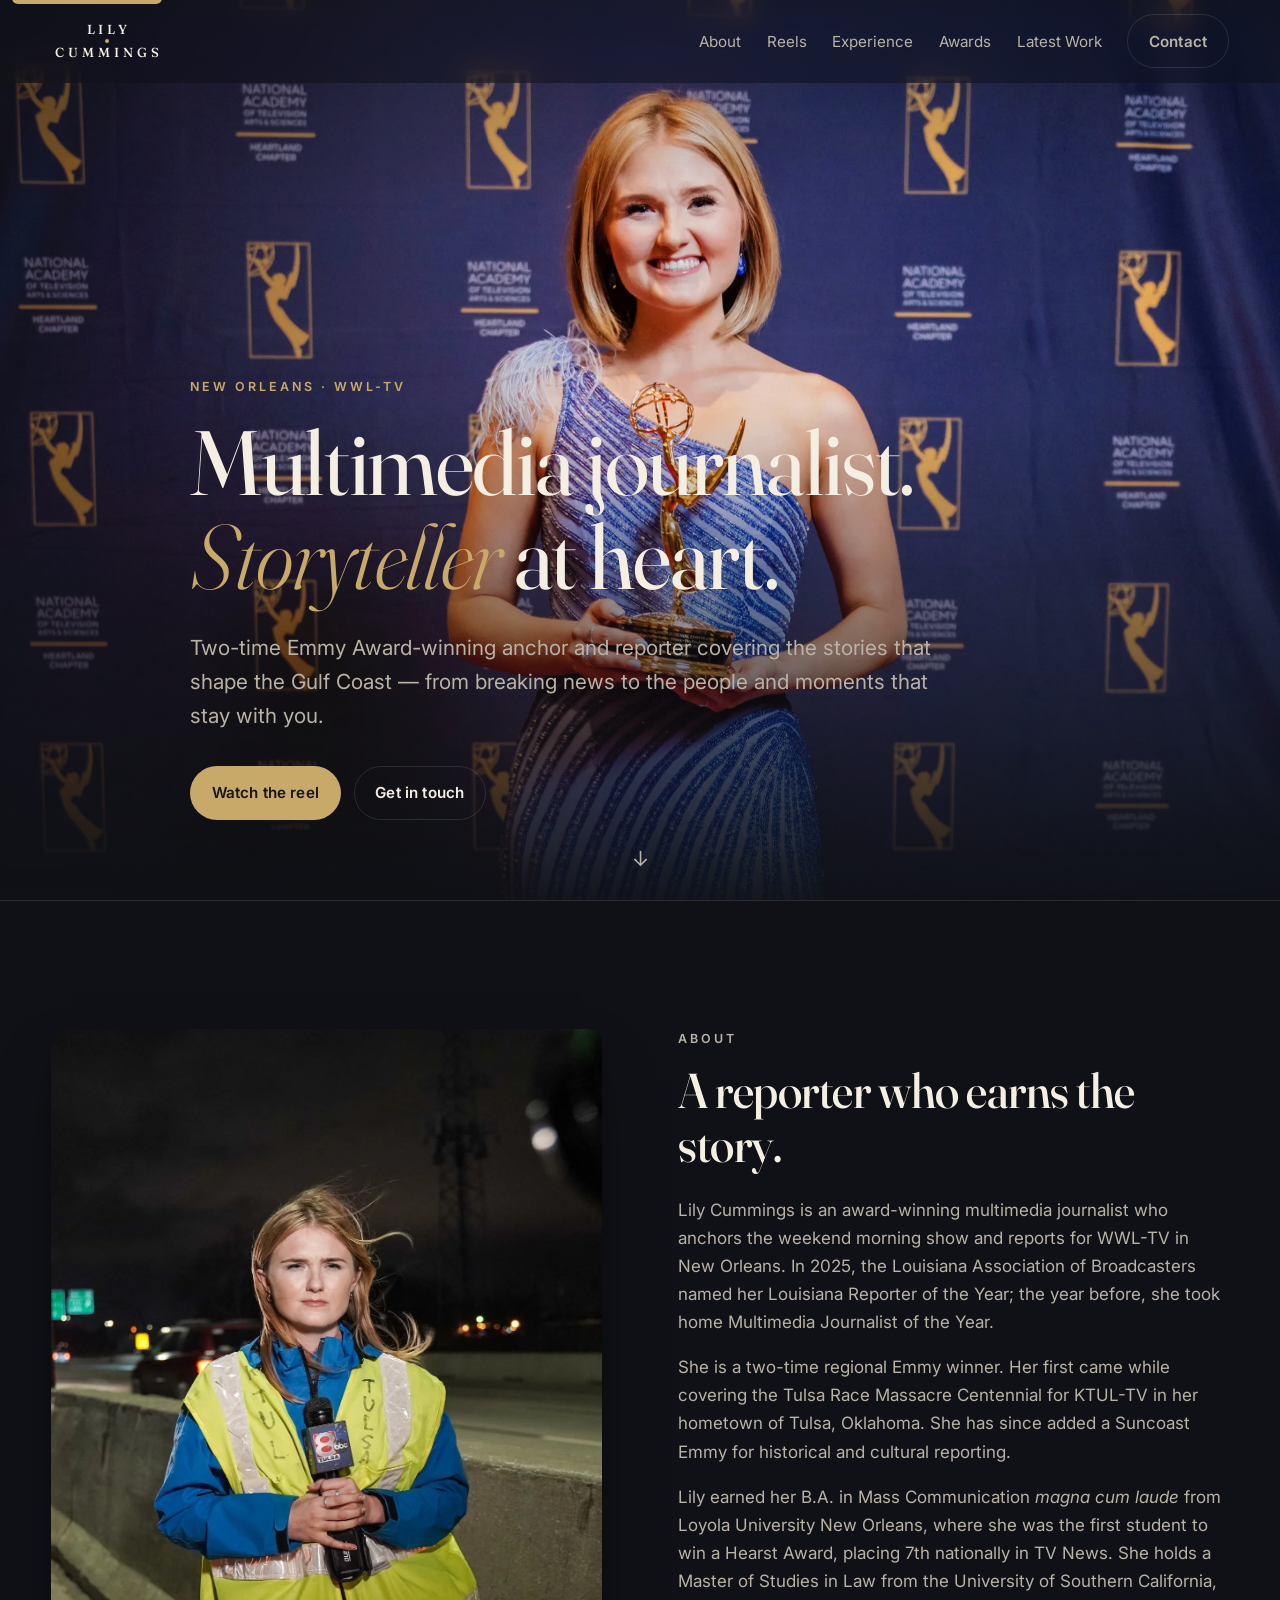
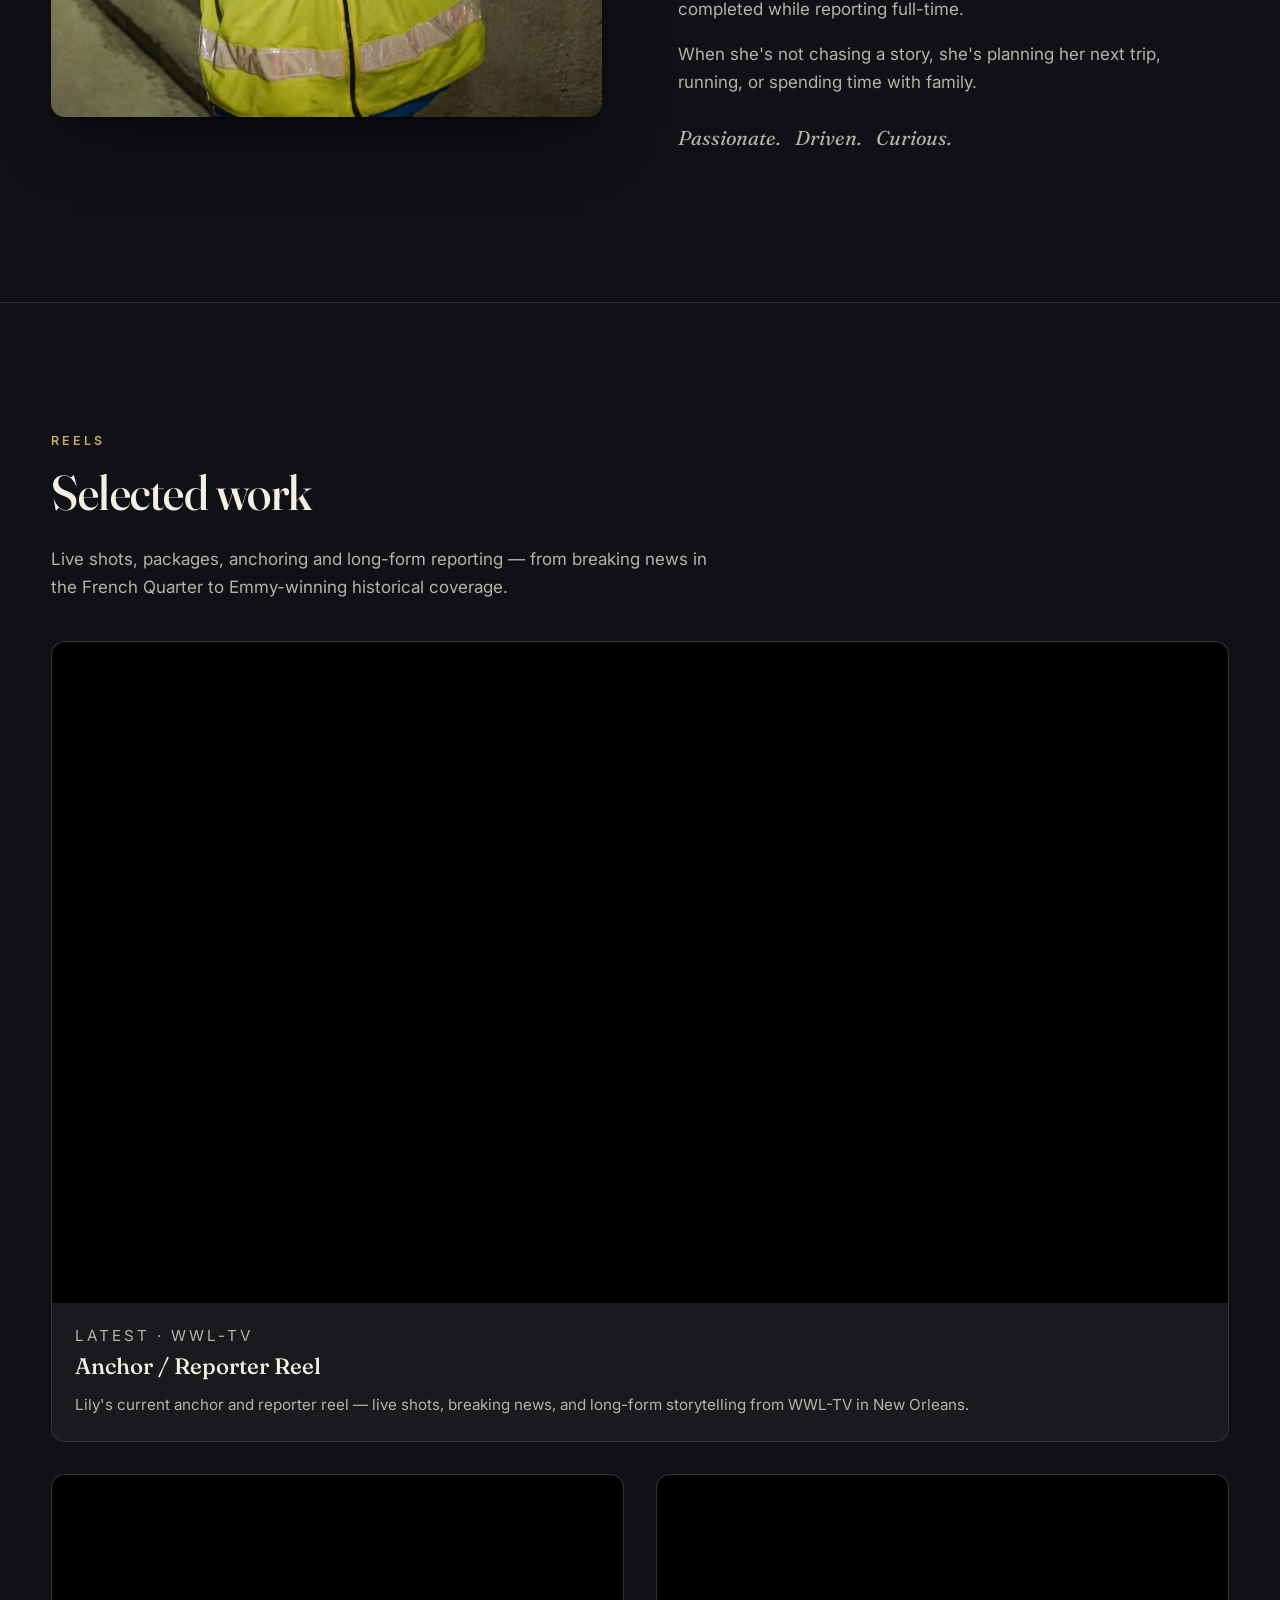
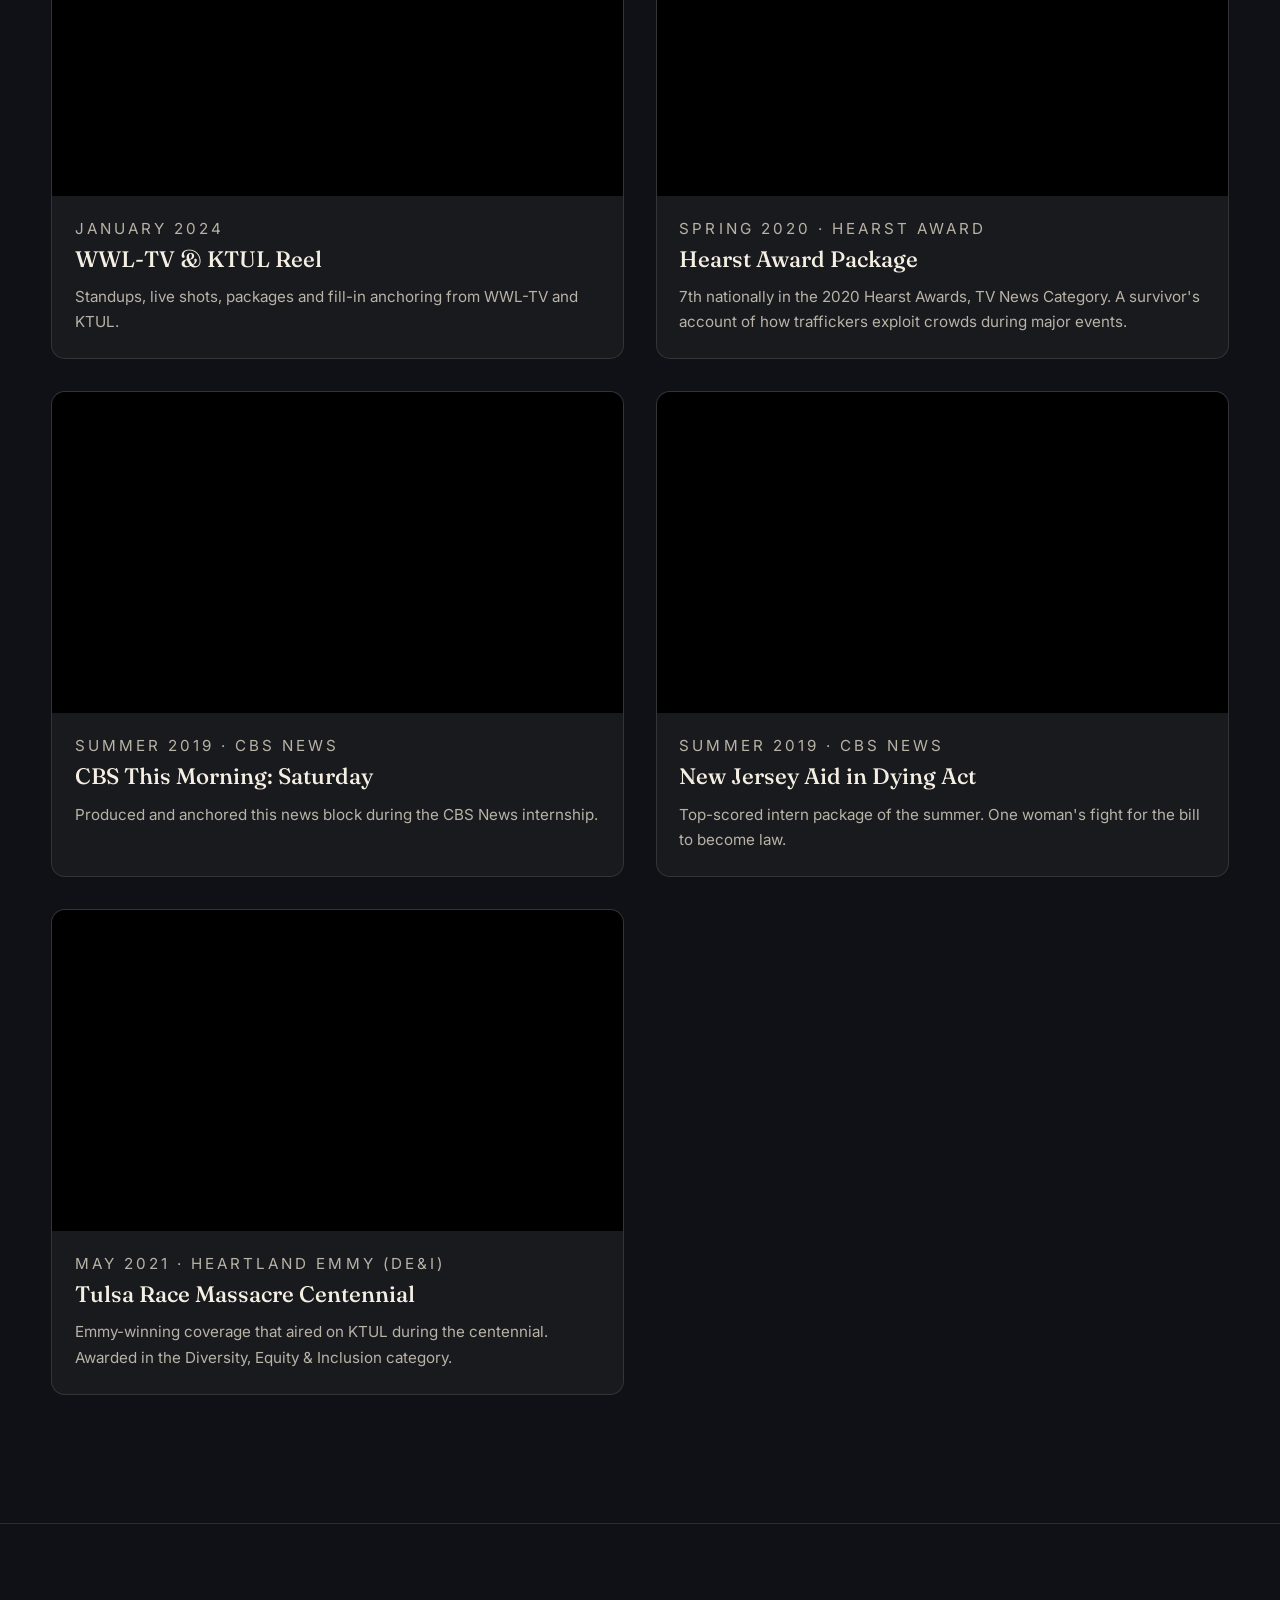
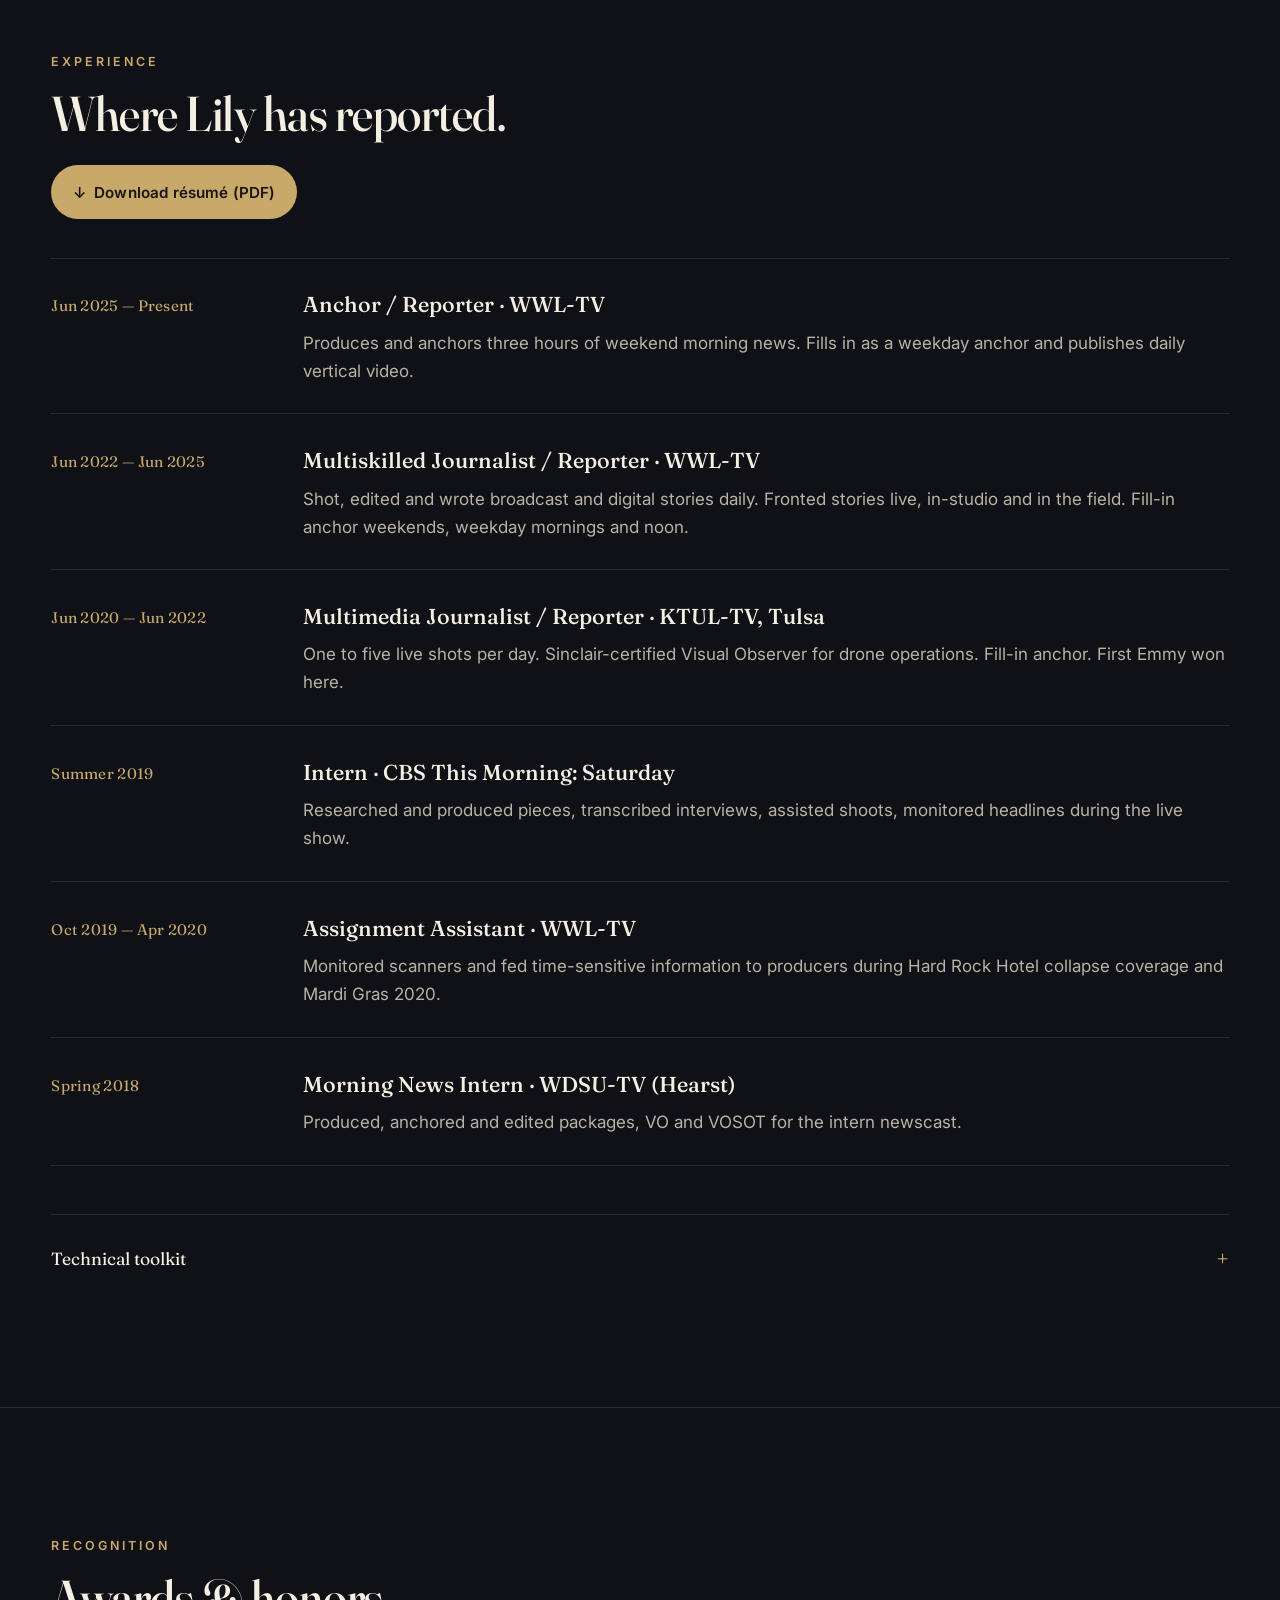
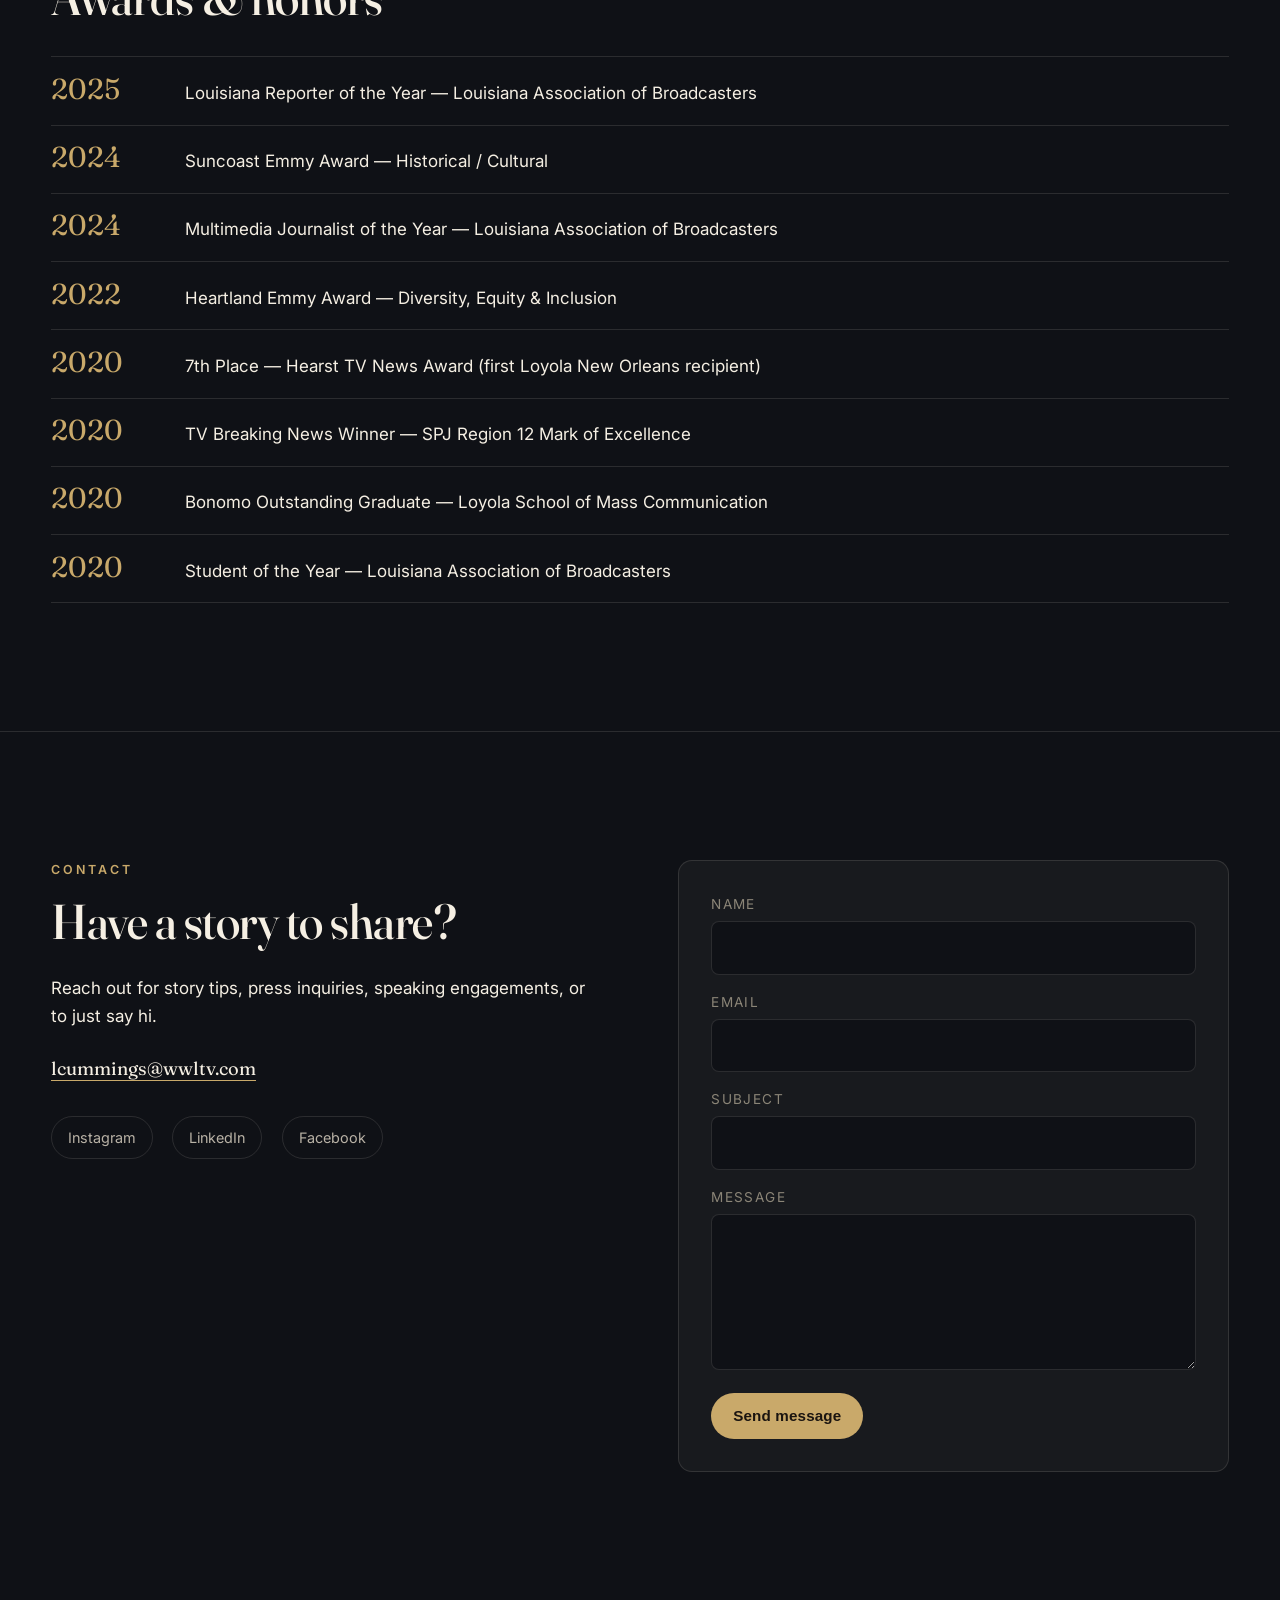
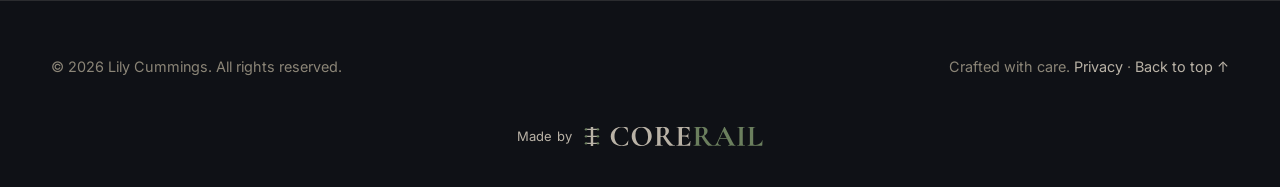
<file: index.html>
<!doctype html>
<html lang="en">
<head>
  <meta charset="utf-8" />
  <meta name="viewport" content="width=device-width,initial-scale=1,viewport-fit=cover" />

  <!-- Google Analytics (gtag.js) -->
  <script async src="https://www.googletagmanager.com/gtag/js?id=G-ZBFJQC0R68"></script>
  <script>
    window.dataLayer = window.dataLayer || [];
    function gtag(){dataLayer.push(arguments);}
    gtag('js', new Date());
    gtag('config', 'G-ZBFJQC0R68');
  </script>

  <title>Lily Cummings — Multimedia Journalist &amp; Storyteller</title>
  <meta name="description" content="Lily Cummings is a two-time Emmy Award-winning multimedia journalist and anchor at WWL-TV in New Orleans. Named 2025 Louisiana Reporter of the Year." />
  <meta name="theme-color" content="#0f1116" />
  <meta property="og:title" content="Lily Cummings — Multimedia Journalist &amp; Storyteller" />
  <meta property="og:description" content="Two-time Emmy Award-winning journalist. Anchor and reporter at WWL-TV New Orleans." />
  <meta property="og:type" content="website" />
  <meta property="og:url" content="https://lilycummings.net/" />
  <meta property="og:image" content="https://lilycummings.net/assets/img/hero.jpg" />
  <meta name="twitter:card" content="summary_large_image" />
  <link rel="canonical" href="https://lilycummings.net/" />
  <link rel="preconnect" href="https://fonts.googleapis.com" />
  <link rel="preconnect" href="https://fonts.gstatic.com" crossorigin />
  <link href="https://fonts.googleapis.com/css2?family=Fraunces:opsz,wght@9..144,300;9..144,400;9..144,500;9..144,600;9..144,700&family=Inter:wght@300;400;500;600;700&display=swap" rel="stylesheet" />
  <link rel="stylesheet" href="assets/css/styles.css" />
  <link rel="icon" href="data:image/svg+xml,%3Csvg xmlns='http://www.w3.org/2000/svg' viewBox='0 0 100 100'%3E%3Crect width='100' height='100' rx='20' fill='%230f1116'/%3E%3Ctext x='50' y='64' font-family='Georgia,serif' font-size='56' font-weight='700' text-anchor='middle' fill='%23f5e9d4'%3ELC%3C/text%3E%3C/svg%3E" />
  <script type="application/ld+json">
  {
    "@context": "https://schema.org",
    "@type": "Person",
    "name": "Lily Cummings",
    "jobTitle": "Multimedia Journalist & Anchor",
    "worksFor": { "@type": "Organization", "name": "WWL-TV" },
    "url": "https://lilycummings.net",
    "sameAs": [
      "https://www.instagram.com/lilyrcummings",
      "https://www.linkedin.com/in/lilycummings",
      "https://www.facebook.com/lilyrcummings"
    ],
    "award": [
      "Louisiana Reporter of the Year 2025",
      "Suncoast Emmy Award 2024",
      "Heartland Emmy Award 2022",
      "Louisiana Multimedia Journalist of the Year 2024"
    ]
  }
  </script>
</head>
<body>
  <span id="top" aria-hidden="true"></span>
  <a class="skip" href="#main">Skip to content</a>

  <header class="nav">
    <div class="wrap nav__wrap">
      <a class="brand brand--stack" href="#top" aria-label="Lily Cummings home">
        <span class="brand__stk">Lily</span>
        <span class="brand__sep" aria-hidden="true"></span>
        <span class="brand__stk">Cummings</span>
      </a>
      <nav aria-label="Primary">
        <button class="nav__toggle" aria-expanded="false" aria-controls="primary-nav">
          <span class="sr-only">Menu</span>
          <span class="hamburger"></span>
        </button>
        <ul id="primary-nav" class="nav__links">
          <li><a href="#about">About</a></li>
          <li><a href="#reels">Reels</a></li>
          <li><a href="#experience">Experience</a></li>
          <li><a href="#awards">Awards</a></li>
          <li><a href="latest-work.html">Latest Work</a></li>
          <li><a href="#contact" class="btn btn--ghost">Contact</a></li>
        </ul>
      </nav>
    </div>
  </header>

  <main id="main">

    <!-- HERO -->
    <section class="hero">
      <div class="hero__media" aria-hidden="true">
        <picture>
          <source srcset="assets/img/hero.webp" type="image/webp" />
          <img src="assets/img/hero.jpg" width="2000" height="3000" alt="" loading="eager" fetchpriority="high" />
        </picture>
        <div class="hero__scrim"></div>
      </div>
      <div class="wrap hero__content">
        <p class="eyebrow">New Orleans · WWL-TV</p>
        <h1 class="display">
          Multimedia journalist.<br/>
          <em>Storyteller</em> at heart.
        </h1>
        <p class="lede">Two-time Emmy Award-winning anchor and reporter covering the stories that shape the Gulf Coast — from breaking news to the people and moments that stay with you.</p>
        <div class="hero__cta">
          <a href="https://www.youtube.com/watch?v=0y6Oo0kJE-c" class="btn btn--primary" target="_blank" rel="noopener">Watch the reel</a>
          <a href="#contact" class="btn btn--ghost">Get in touch</a>
        </div>
      </div>
      <a href="#about" class="hero__scroll" aria-label="Scroll to about">↓</a>
    </section>

    <!-- ABOUT -->
    <section id="about" class="section section--about">
      <div class="wrap grid-2">
        <div class="about__portrait">
          <img src="assets/img/portrait.webp" width="1249" height="1666" alt="Lily Cummings, multimedia journalist" loading="lazy" />
        </div>
        <div class="about__body">
          <p class="eyebrow">About</p>
          <h2 class="h2">A reporter who earns the story.</h2>
          <p>Lily Cummings is an award-winning multimedia journalist who anchors the weekend morning show and reports for WWL-TV in New Orleans. In 2025, the Louisiana Association of Broadcasters named her Louisiana Reporter of the Year; the year before, she took home Multimedia Journalist of the Year.</p>
          <p>She is a two-time regional Emmy winner. Her first came while covering the Tulsa Race Massacre Centennial for KTUL-TV in her hometown of Tulsa, Oklahoma. She has since added a Suncoast Emmy for historical and cultural reporting.</p>
          <p>Lily earned her B.A. in Mass Communication <em>magna cum laude</em> from Loyola University New Orleans, where she was the first student to win a Hearst Award, placing 7th nationally in TV News. She holds a Master of Studies in Law from the University of Southern California, completed while reporting full-time.</p>
          <p>When she's not chasing a story, she's planning her next trip, running, or spending time with family.</p>
          <p class="traits"><span>Passionate.</span> <span>Driven.</span> <span>Curious.</span></p>
        </div>
      </div>
    </section>

    <!-- REELS -->
    <section id="reels" class="section section--reels">
      <div class="wrap">
        <p class="eyebrow">Reels</p>
        <h2 class="h2">Selected work</h2>
        <p class="section__intro">Live shots, packages, anchoring and long-form reporting — from breaking news in the French Quarter to Emmy-winning historical coverage.</p>

        <div class="reels">
          <article class="reel reel--wide">
            <div class="reel__video">
              <iframe loading="lazy" src="https://www.youtube-nocookie.com/embed/0y6Oo0kJE-c" title="Anchor / Reporter Reel — WWL-TV" frameborder="0" allow="accelerometer; clipboard-write; encrypted-media; gyroscope; picture-in-picture" allowfullscreen></iframe>
            </div>
            <div class="reel__meta">
              <p class="reel__date">Latest · WWL-TV</p>
              <h3>Anchor / Reporter Reel</h3>
              <p>Lily's current anchor and reporter reel — live shots, breaking news, and long-form storytelling from WWL-TV in New Orleans.</p>
            </div>
          </article>

          <article class="reel">
            <div class="reel__video">
              <iframe loading="lazy" src="https://www.youtube-nocookie.com/embed/0dmGEJnSeXY" title="Reel — WWL-TV & KTUL" frameborder="0" allow="accelerometer; clipboard-write; encrypted-media; gyroscope; picture-in-picture" allowfullscreen></iframe>
            </div>
            <div class="reel__meta">
              <p class="reel__date">January 2024</p>
              <h3>WWL-TV &amp; KTUL Reel</h3>
              <p>Standups, live shots, packages and fill-in anchoring from WWL-TV and KTUL.</p>
            </div>
          </article>

          <article class="reel">
            <div class="reel__video">
              <iframe loading="lazy" src="https://www.youtube-nocookie.com/embed/spApwLy397Y" title="Hearst Award winning package" frameborder="0" allow="accelerometer; clipboard-write; encrypted-media; gyroscope; picture-in-picture" allowfullscreen></iframe>
            </div>
            <div class="reel__meta">
              <p class="reel__date">Spring 2020 · Hearst Award</p>
              <h3>Hearst Award Package</h3>
              <p>7th nationally in the 2020 Hearst Awards, TV News Category. A survivor's account of how traffickers exploit crowds during major events.</p>
            </div>
          </article>

          <article class="reel">
            <div class="reel__video">
              <iframe loading="lazy" src="https://www.youtube-nocookie.com/embed/zpp04WCoBX4" title="CBS This Morning Saturday internship" frameborder="0" allow="accelerometer; clipboard-write; encrypted-media; gyroscope; picture-in-picture" allowfullscreen></iframe>
            </div>
            <div class="reel__meta">
              <p class="reel__date">Summer 2019 · CBS News</p>
              <h3>CBS This Morning: Saturday</h3>
              <p>Produced and anchored this news block during the CBS News internship.</p>
            </div>
          </article>

          <article class="reel">
            <div class="reel__video">
              <iframe loading="lazy" src="https://www.youtube-nocookie.com/embed/KzPQK1Sd-jA" title="CBS News internship package" frameborder="0" allow="accelerometer; clipboard-write; encrypted-media; gyroscope; picture-in-picture" allowfullscreen></iframe>
            </div>
            <div class="reel__meta">
              <p class="reel__date">Summer 2019 · CBS News</p>
              <h3>New Jersey Aid in Dying Act</h3>
              <p>Top-scored intern package of the summer. One woman's fight for the bill to become law.</p>
            </div>
          </article>

          <article class="reel">
            <div class="reel__video">
              <iframe loading="lazy" src="https://www.youtube-nocookie.com/embed/oMusOHD01dM" title="Emmy Award winning story — Tulsa Race Massacre Centennial" frameborder="0" allow="accelerometer; clipboard-write; encrypted-media; gyroscope; picture-in-picture" allowfullscreen></iframe>
            </div>
            <div class="reel__meta">
              <p class="reel__date">May 2021 · Heartland Emmy (DE&amp;I)</p>
              <h3>Tulsa Race Massacre Centennial</h3>
              <p>Emmy-winning coverage that aired on KTUL during the centennial. Awarded in the Diversity, Equity &amp; Inclusion category.</p>
            </div>
          </article>
        </div>
      </div>
    </section>

    <!-- EXPERIENCE -->
    <section id="experience" class="section section--experience">
      <div class="wrap">
        <p class="eyebrow">Experience</p>
        <h2 class="h2">Where Lily has reported.</h2>
        <p class="exp-actions">
          <a class="btn btn--primary" href="assets/lily-cummings-resume.pdf" download="Lily-Cummings-Resume.pdf">
            <span aria-hidden="true">↓</span> Download résumé (PDF)
          </a>
        </p>

        <ol class="timeline">
          <li class="timeline__item">
            <div class="timeline__when">Jun 2025 — Present</div>
            <div class="timeline__what">
              <h3>Anchor / Reporter · WWL-TV</h3>
              <p>Produces and anchors three hours of weekend morning news. Fills in as a weekday anchor and publishes daily vertical video.</p>
            </div>
          </li>
          <li class="timeline__item">
            <div class="timeline__when">Jun 2022 — Jun 2025</div>
            <div class="timeline__what">
              <h3>Multiskilled Journalist / Reporter · WWL-TV</h3>
              <p>Shot, edited and wrote broadcast and digital stories daily. Fronted stories live, in-studio and in the field. Fill-in anchor weekends, weekday mornings and noon.</p>
            </div>
          </li>
          <li class="timeline__item">
            <div class="timeline__when">Jun 2020 — Jun 2022</div>
            <div class="timeline__what">
              <h3>Multimedia Journalist / Reporter · KTUL-TV, Tulsa</h3>
              <p>One to five live shots per day. Sinclair-certified Visual Observer for drone operations. Fill-in anchor. First Emmy won here.</p>
            </div>
          </li>
          <li class="timeline__item">
            <div class="timeline__when">Summer 2019</div>
            <div class="timeline__what">
              <h3>Intern · CBS This Morning: Saturday</h3>
              <p>Researched and produced pieces, transcribed interviews, assisted shoots, monitored headlines during the live show.</p>
            </div>
          </li>
          <li class="timeline__item">
            <div class="timeline__when">Oct 2019 — Apr 2020</div>
            <div class="timeline__what">
              <h3>Assignment Assistant · WWL-TV</h3>
              <p>Monitored scanners and fed time-sensitive information to producers during Hard Rock Hotel collapse coverage and Mardi Gras 2020.</p>
            </div>
          </li>
          <li class="timeline__item">
            <div class="timeline__when">Spring 2018</div>
            <div class="timeline__what">
              <h3>Morning News Intern · WDSU-TV (Hearst)</h3>
              <p>Produced, anchored and edited packages, VO and VOSOT for the intern newscast.</p>
            </div>
          </li>
        </ol>

        <details class="skills">
          <summary>Technical toolkit</summary>
          <div class="skills__grid">
            <div><h4>Shoot</h4><p>Sony · JVC · Canon DSLR · GoPro</p></div>
            <div><h4>Edit</h4><p>Avid · Adobe Premiere · Edius</p></div>
            <div><h4>Write</h4><p>AP Style · Broadcast writing · News releases</p></div>
          </div>
        </details>
      </div>
    </section>

    <!-- AWARDS -->
    <section id="awards" class="section section--awards">
      <div class="wrap">
        <p class="eyebrow">Recognition</p>
        <h2 class="h2">Awards &amp; honors</h2>
        <ul class="awards">
          <li><span class="awards__year">2025</span><span class="awards__label">Louisiana Reporter of the Year — Louisiana Association of Broadcasters</span></li>
          <li><span class="awards__year">2024</span><span class="awards__label">Suncoast Emmy Award — Historical / Cultural</span></li>
          <li><span class="awards__year">2024</span><span class="awards__label">Multimedia Journalist of the Year — Louisiana Association of Broadcasters</span></li>
          <li><span class="awards__year">2022</span><span class="awards__label">Heartland Emmy Award — Diversity, Equity &amp; Inclusion</span></li>
          <li><span class="awards__year">2020</span><span class="awards__label">7th Place — Hearst TV News Award (first Loyola New Orleans recipient)</span></li>
          <li><span class="awards__year">2020</span><span class="awards__label">TV Breaking News Winner — SPJ Region 12 Mark of Excellence</span></li>
          <li><span class="awards__year">2020</span><span class="awards__label">Bonomo Outstanding Graduate — Loyola School of Mass Communication</span></li>
          <li><span class="awards__year">2020</span><span class="awards__label">Student of the Year — Louisiana Association of Broadcasters</span></li>
        </ul>
      </div>
    </section>

    <!-- CONTACT -->
    <section id="contact" class="section section--contact">
      <div class="wrap grid-2">
        <div>
          <p class="eyebrow">Contact</p>
          <h2 class="h2">Have a story to share?</h2>
          <p>Reach out for story tips, press inquiries, speaking engagements, or to just say hi.</p>
          <p class="contact__emails">
            <a href="mailto:lcummings@wwltv.com">lcummings@wwltv.com</a>
          </p>
          <ul class="socials" aria-label="Social links">
            <li><a href="https://www.instagram.com/lilyrcummings" rel="me noopener" target="_blank">Instagram</a></li>
            <li><a href="https://www.linkedin.com/in/lilycummings" rel="me noopener" target="_blank">LinkedIn</a></li>
            <li><a href="https://www.facebook.com/lilyrcummings" rel="me noopener" target="_blank">Facebook</a></li>
          </ul>
        </div>
        <!-- Replace YOUR_FORM_ID with the ID from your Formspree form endpoint -->
        <form class="contact-form" action="https://formspree.io/f/YOUR_FORM_ID" method="POST" novalidate>
          <div class="field">
            <label for="cf-name">Name</label>
            <input id="cf-name" name="name" required autocomplete="name" />
          </div>
          <div class="field">
            <label for="cf-email">Email</label>
            <input id="cf-email" name="email" type="email" required autocomplete="email" />
          </div>
          <div class="field">
            <label for="cf-subject">Subject</label>
            <input id="cf-subject" name="subject" required />
          </div>
          <div class="field">
            <label for="cf-message">Message</label>
            <textarea id="cf-message" name="message" rows="5" required></textarea>
          </div>
          <!-- Sets the email subject line Lily sees in her inbox -->
          <input type="hidden" name="_subject" value="New message from lilycummings.com" />
          <!-- Honeypot: hidden from people, bots fill it in and get rejected -->
          <input type="text" name="_gotcha" tabindex="-1" autocomplete="off" aria-hidden="true" style="position:absolute; left:-9999px; width:1px; height:1px; opacity:0;" />
          <button type="submit" class="btn btn--primary">Send message</button>
          <p class="contact-form__note" role="status" aria-live="polite" hidden></p>
        </form>
      </div>
    </section>
  </main>

  <footer class="footer">
    <div class="wrap footer__wrap">
      <p>&copy; <span id="year"></span> Lily Cummings. All rights reserved.</p>
      <p class="footer__meta">Crafted with care. <a href="/privacy">Privacy</a> &middot; <a href="#top">Back to top ↑</a></p>
    </div>
    <div class="corerail-credit"><a class="corerail-badge" href="https://creativecorerail.com" target="_blank" rel="noopener"><span class="corerail-badge__label">Made by</span><svg class="corerail-badge__art" viewBox="0 0 978.4 100" xmlns="http://www.w3.org/2000/svg" role="img" aria-label="CoreRail" focusable="false"><g transform="translate(0 -14) scale(1.06667)"><rect x="54" y="10" width="12" height="100" rx="2" fill="currentColor"/><rect x="30" y="22" width="60" height="6" rx="1.5" fill="currentColor"/><rect x="30" y="57" width="60" height="6" rx="1.5" fill="currentColor"/><rect x="30" y="92" width="60" height="6" rx="1.5" fill="currentColor"/><circle cx="30" cy="25" r="6" fill="#6B7F5E"/><circle cx="30" cy="60" r="6" fill="#6B7F5E"/><circle cx="30" cy="95" r="6" fill="#6B7F5E"/><circle cx="90" cy="25" r="6" fill="#6B7F5E"/><circle cx="90" cy="60" r="6" fill="#6B7F5E"/><circle cx="90" cy="95" r="6" fill="#6B7F5E"/></g><g transform="translate(156.3 0)"><g transform="translate(0 100) scale(0.16 -0.16)"><path fill="currentColor" d="M427 636Q457 636 489.5 633Q522 630 551 624Q580 618 600 609Q609 606 611.5 601.5Q614 597 615 586L628 447Q628 444 623 443Q618 442 616 446Q588 527 536.5 571Q485 615 411 615Q343 615 289.5 578.5Q236 542 205.5 475Q175 408 175 315Q175 245 193 188.5Q211 132 244 92Q277 52 322 30.5Q367 9 421 9Q492 9 538.5 47.5Q585 86 626 170Q628 173 632.5 172Q637 171 637 168L622 44Q621 32 618.5 28.5Q616 25 607 21Q559 4 511.5 -4Q464 -12 421 -12Q313 -12 229 28.5Q145 69 97 141.5Q49 214 49 308Q49 380 77.5 440.5Q106 501 157.5 544.5Q209 588 278 612Q347 636 427 636Z M1067 -12Q995 -12 936.5 13.5Q878 39 836.5 84Q795 129 772.5 187.5Q750 246 750 312Q750 393 781.5 454Q813 515 865 555.5Q917 596 979 616Q1041 636 1102 636Q1176 636 1234.5 609.5Q1293 583 1334 538Q1375 493 1396.5 436Q1418 379 1418 319Q1418 249 1390 189Q1362 129 1313.5 84Q1265 39 1201.5 13.5Q1138 -12 1067 -12ZM1100 13Q1156 13 1200 45Q1244 77 1269.5 139Q1295 201 1295 290Q1295 382 1267 454Q1239 526 1187 567.5Q1135 609 1062 609Q971 609 922 540Q873 471 873 349Q873 276 890 214.5Q907 153 937.5 107.5Q968 62 1009.5 37.5Q1051 13 1100 13Z M2017 0Q2002 0 1968.5 37.5Q1935 75 1888 146Q1841 217 1782 316L1874 344Q1954 223 2010.5 150Q2067 77 2111 44.5Q2155 12 2195 12Q2197 12 2197 6Q2197 0 2195 0Q2125 0 2081 0Q2037 0 2017 0ZM1802 628Q1894 628 1943.5 594.5Q1993 561 1993 501Q1993 442 1960 396.5Q1927 351 1875.5 326Q1824 301 1767 301Q1753 301 1738.5 301Q1724 301 1712 302V81Q1712 52 1717 37Q1722 22 1737 17Q1752 12 1783 12Q1785 12 1785 6Q1785 0 1783 0Q1757 0 1725 1Q1693 2 1655 2Q1619 2 1586.5 1Q1554 0 1528 0Q1525 0 1525 6Q1525 12 1528 12Q1559 12 1574 17Q1589 22 1594.5 37Q1600 52 1600 81V544Q1600 573 1595 587.5Q1590 602 1575 607.5Q1560 613 1529 613Q1527 613 1527 619Q1527 625 1529 625Q1555 625 1587 623.5Q1619 622 1655 622Q1688 622 1727.5 625Q1767 628 1802 628ZM1879 463Q1879 522 1867 553Q1855 584 1834 595.5Q1813 607 1786 607Q1746 607 1729 592Q1712 577 1712 542V330Q1726 328 1742 327Q1758 326 1770 326Q1829 326 1854 358.5Q1879 391 1879 463Z M2688 0H2246Q2243 0 2243 6Q2243 12 2246 12Q2277 12 2292 17Q2307 22 2312 37Q2317 52 2317 81V544Q2317 573 2312 587.5Q2307 602 2292 607.5Q2277 613 2246 613Q2243 613 2243 619Q2243 625 2246 625H2670Q2680 625 2680 616L2682 483Q2682 481 2677 480Q2672 479 2670 482Q2654 541 2616 568.5Q2578 596 2516 596H2486Q2466 596 2453 590.5Q2440 585 2434 573Q2428 561 2428 543V85Q2428 66 2433 53Q2438 40 2448 34Q2458 28 2474 28H2507Q2585 28 2632 60Q2679 92 2701 159Q2702 162 2707.5 160.5Q2713 159 2713 157Q2709 128 2706 88.5Q2703 49 2703 15Q2703 0 2688 0ZM2632 223Q2632 264 2601 287.5Q2570 311 2510 311H2375V339H2511Q2570 339 2600.5 359.5Q2631 380 2631 415Q2631 418 2636.5 418Q2642 418 2642 415Q2642 382 2641.5 363.5Q2641 345 2641 325Q2641 300 2642.5 276Q2644 252 2644 223Q2644 221 2638 221Q2632 221 2632 223Z"/><path fill="#6B7F5E" d="M3307 0Q3292 0 3258.5 37.5Q3225 75 3178 146Q3131 217 3072 316L3164 344Q3244 223 3300.5 150Q3357 77 3401 44.5Q3445 12 3485 12Q3487 12 3487 6Q3487 0 3485 0Q3415 0 3371 0Q3327 0 3307 0ZM3092 628Q3184 628 3233.5 594.5Q3283 561 3283 501Q3283 442 3250 396.5Q3217 351 3165.5 326Q3114 301 3057 301Q3043 301 3028.5 301Q3014 301 3002 302V81Q3002 52 3007 37Q3012 22 3027 17Q3042 12 3073 12Q3075 12 3075 6Q3075 0 3073 0Q3047 0 3015 1Q2983 2 2945 2Q2909 2 2876.5 1Q2844 0 2818 0Q2815 0 2815 6Q2815 12 2818 12Q2849 12 2864 17Q2879 22 2884.5 37Q2890 52 2890 81V544Q2890 573 2885 587.5Q2880 602 2865 607.5Q2850 613 2819 613Q2817 613 2817 619Q2817 625 2819 625Q2845 625 2877 623.5Q2909 622 2945 622Q2978 622 3017.5 625Q3057 628 3092 628ZM3169 463Q3169 522 3157 553Q3145 584 3124 595.5Q3103 607 3076 607Q3036 607 3019 592Q3002 577 3002 542V330Q3016 328 3032 327Q3048 326 3060 326Q3119 326 3144 358.5Q3169 391 3169 463Z M3666 229 3681 257H3969L3976 229ZM4212 12Q4217 12 4217 6Q4217 0 4212 0Q4182 0 4149.5 2Q4117 4 4087 4Q4053 4 4028 2Q4003 0 3972 0Q3968 0 3968 6Q3968 12 3972 12Q4013 12 4019.5 28.5Q4026 45 4001 94L3798 495L3847 581L3648 142Q3621 82 3647 47Q3673 12 3729 12Q3734 12 3734 6Q3734 0 3729 0Q3699 0 3674 2Q3649 4 3611 4Q3572 4 3548.5 2Q3525 0 3491 0Q3487 0 3487 6Q3487 12 3491 12Q3518 12 3537.5 23.5Q3557 35 3576.5 65.5Q3596 96 3621 152L3838 629Q3839 632 3847 632.5Q3855 633 3856 629L4106 137Q4130 90 4147.5 62.5Q4165 35 4180.5 23.5Q4196 12 4212 12Z M4458 81Q4458 52 4463 37Q4468 22 4483 17Q4498 12 4529 12Q4532 12 4532 6Q4532 0 4529 0Q4502.7 0 4471 1Q4439.3 2 4401 2Q4364.6 2 4332 1Q4299.5 0 4273 0Q4271 0 4271 6Q4271 12 4273.4 12Q4303.8 12 4319.4 17Q4335 22 4340.5 37Q4346 52 4346 81V544Q4346 573 4340.7 587.5Q4335.5 602 4319.6 607.5Q4303.8 613 4273 613Q4271 613 4271 619Q4271 625 4273 625Q4299.5 625 4332 623.5Q4364.6 622 4401 622Q4439.3 622 4471.6 623.5Q4503.8 625 4529 625Q4532 625 4532 619Q4532 613 4529 613Q4498.7 613 4483.5 607Q4468.4 601 4463.2 586Q4458 571 4458 542Z M4806 543V85Q4806 60.5 4810 48.2Q4814 36 4826.4 32Q4838.8 28 4863 28H4897Q4975 28 5032 70Q5089 112 5108 182Q5109 185 5114 184Q5119 183 5119 180Q5116 147 5113 100.7Q5110 54.3 5110 15Q5110 0 5094.6 0H4623Q4621 0 4621 6Q4621 12 4623 12Q4653.7 12 4669.1 17Q4684.5 22 4689.7 37Q4695 52 4695 81V544Q4695 573 4689.7 587.5Q4684.5 602 4669.1 607.5Q4653.7 613 4623 613Q4621 613 4621 619Q4621 625 4623 625Q4647 625 4680.3 623.5Q4713.6 622 4749.6 622Q4788 622 4820 623.5Q4852 625 4877 625Q4880 625 4880 619Q4880 613 4877 613Q4846.7 613 4831.5 607.5Q4816.4 602 4811.2 587Q4806 572 4806 543Z"/></g></g></svg></a></div>
  </footer>

  <script src="assets/js/main.js" defer></script>
</body>
</html>
</file>
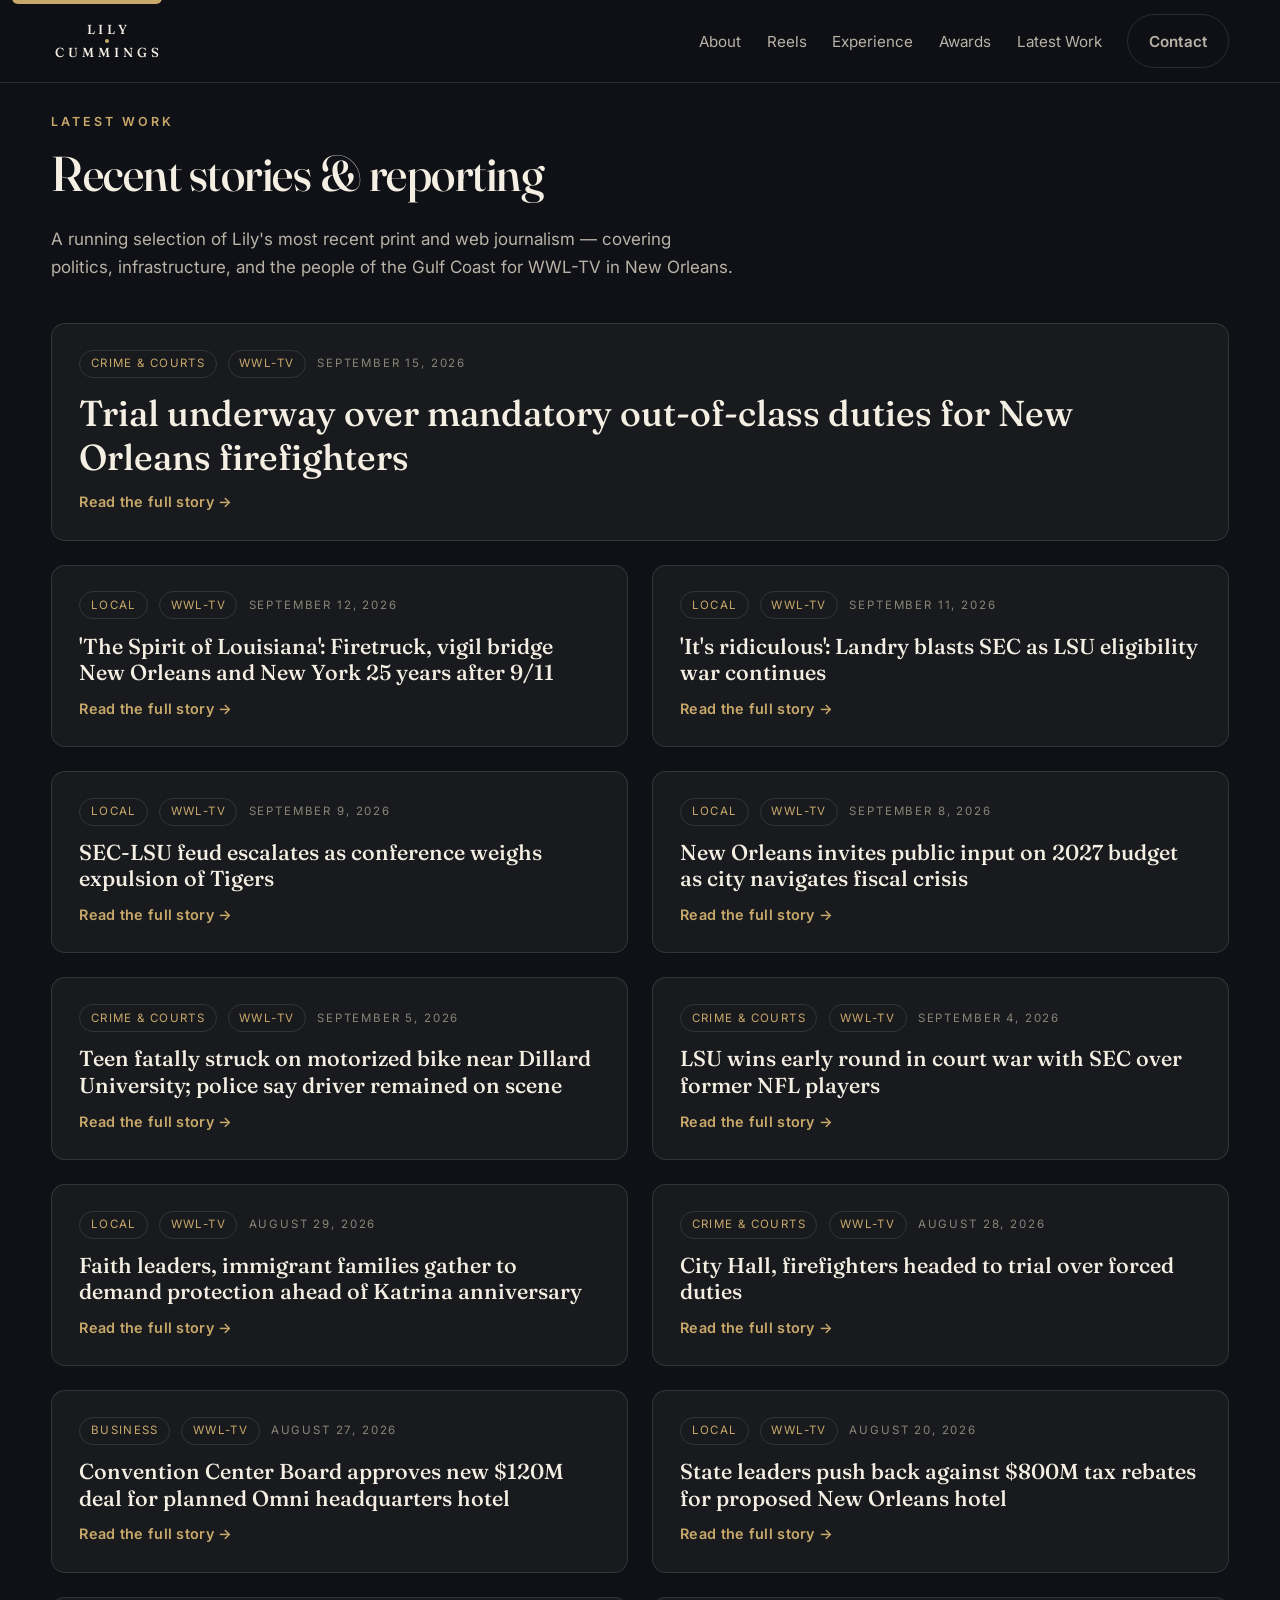
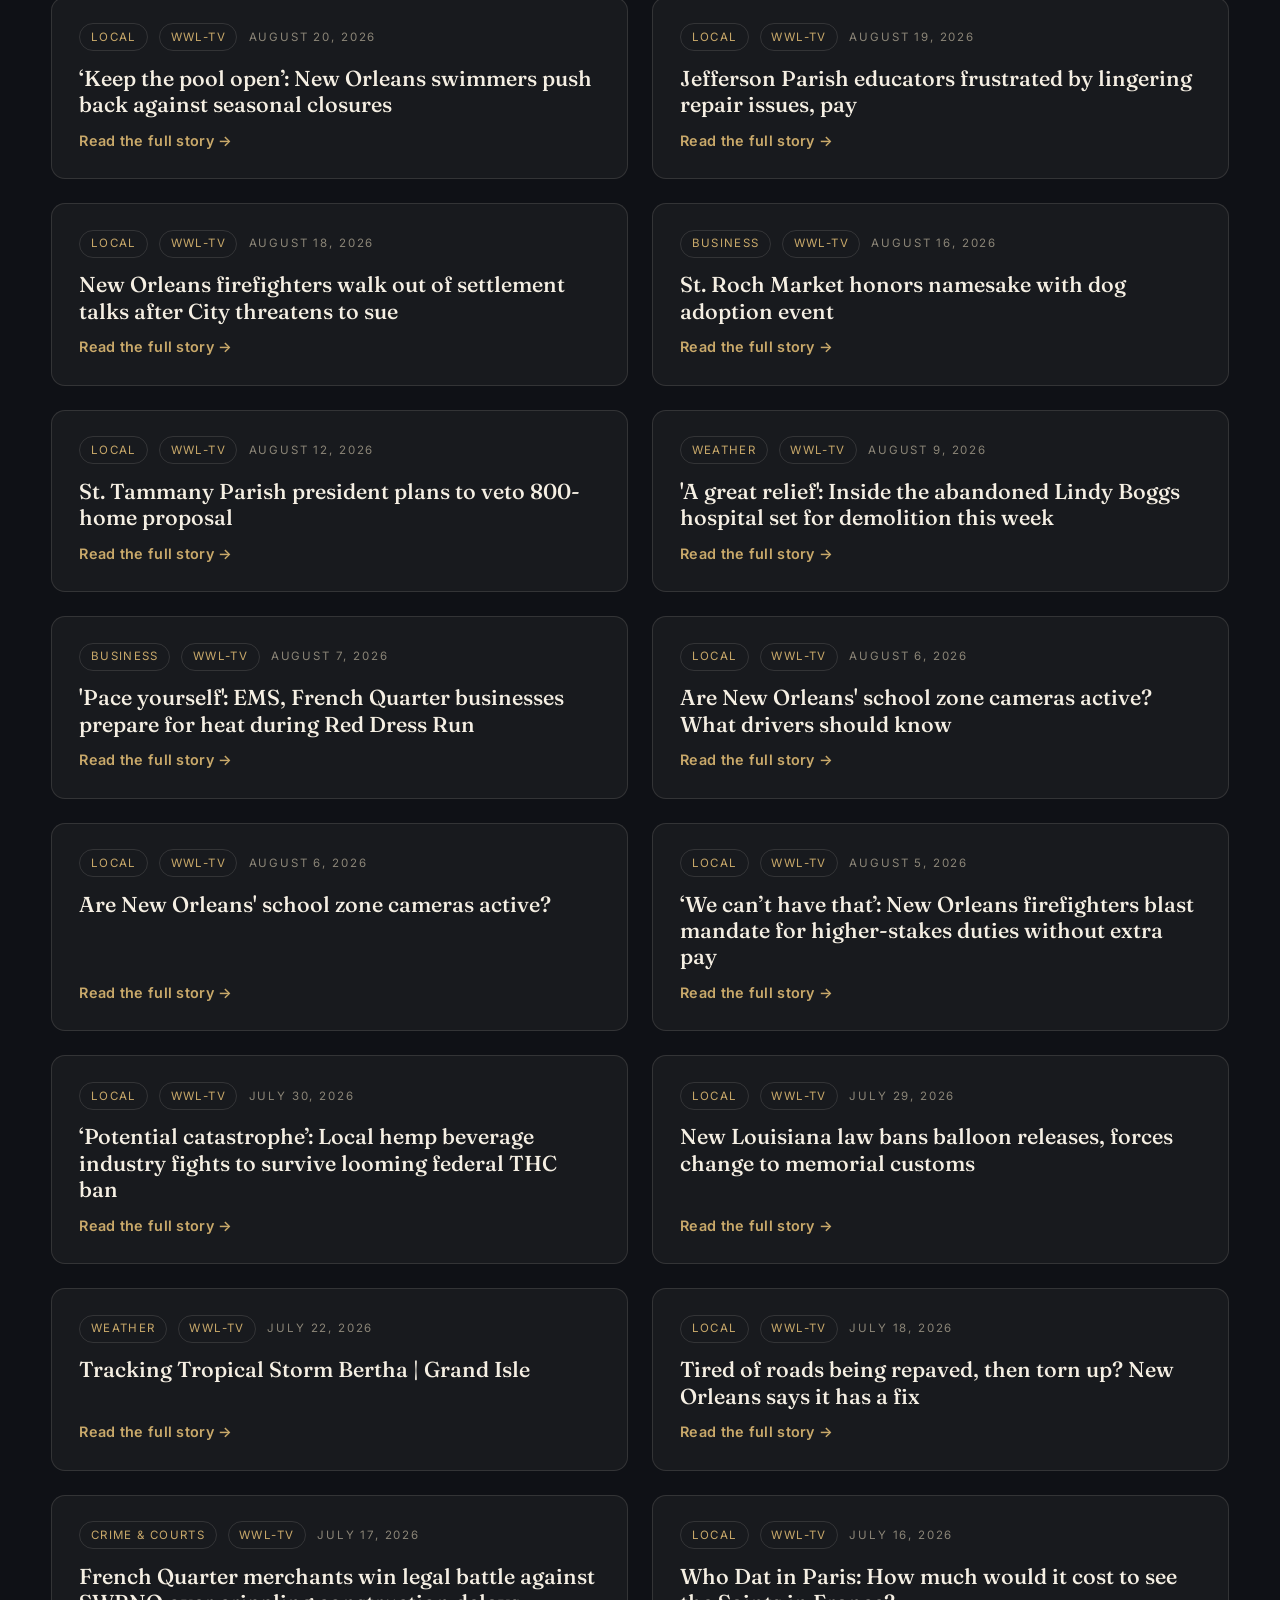
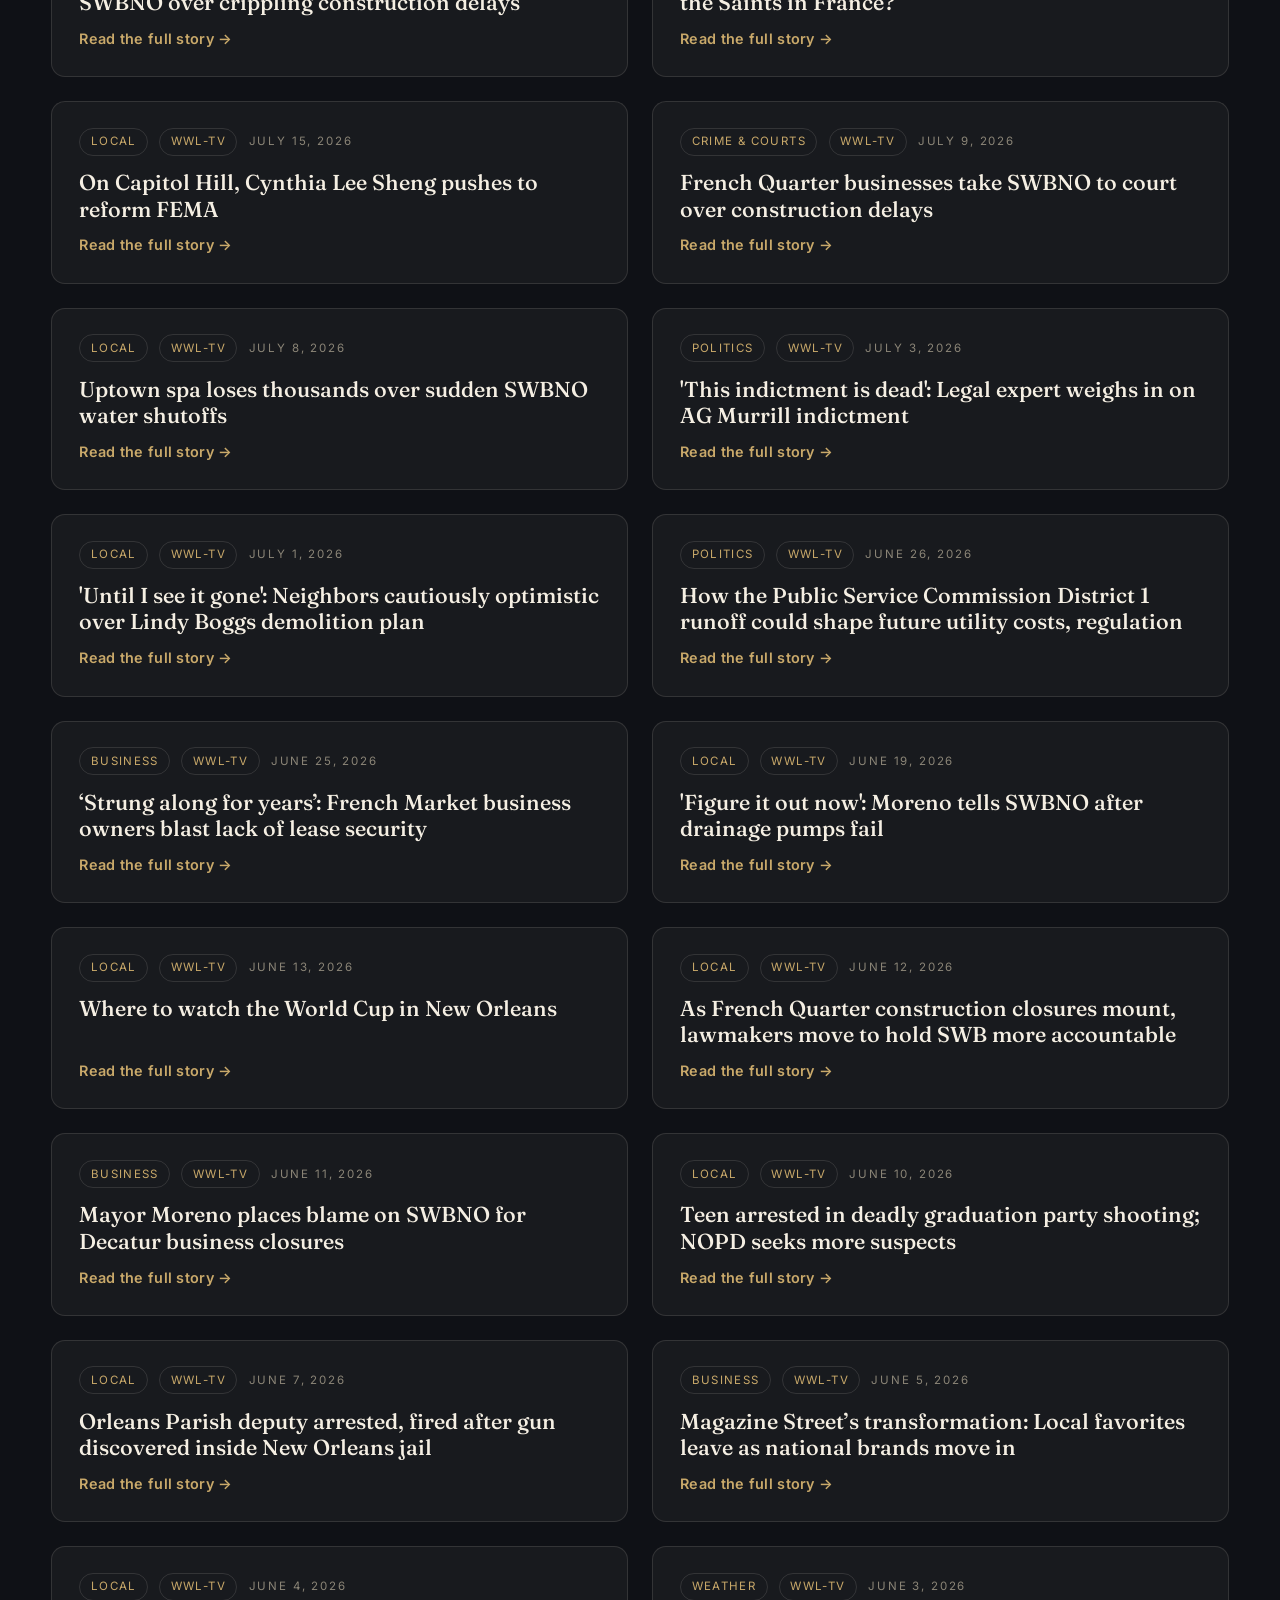
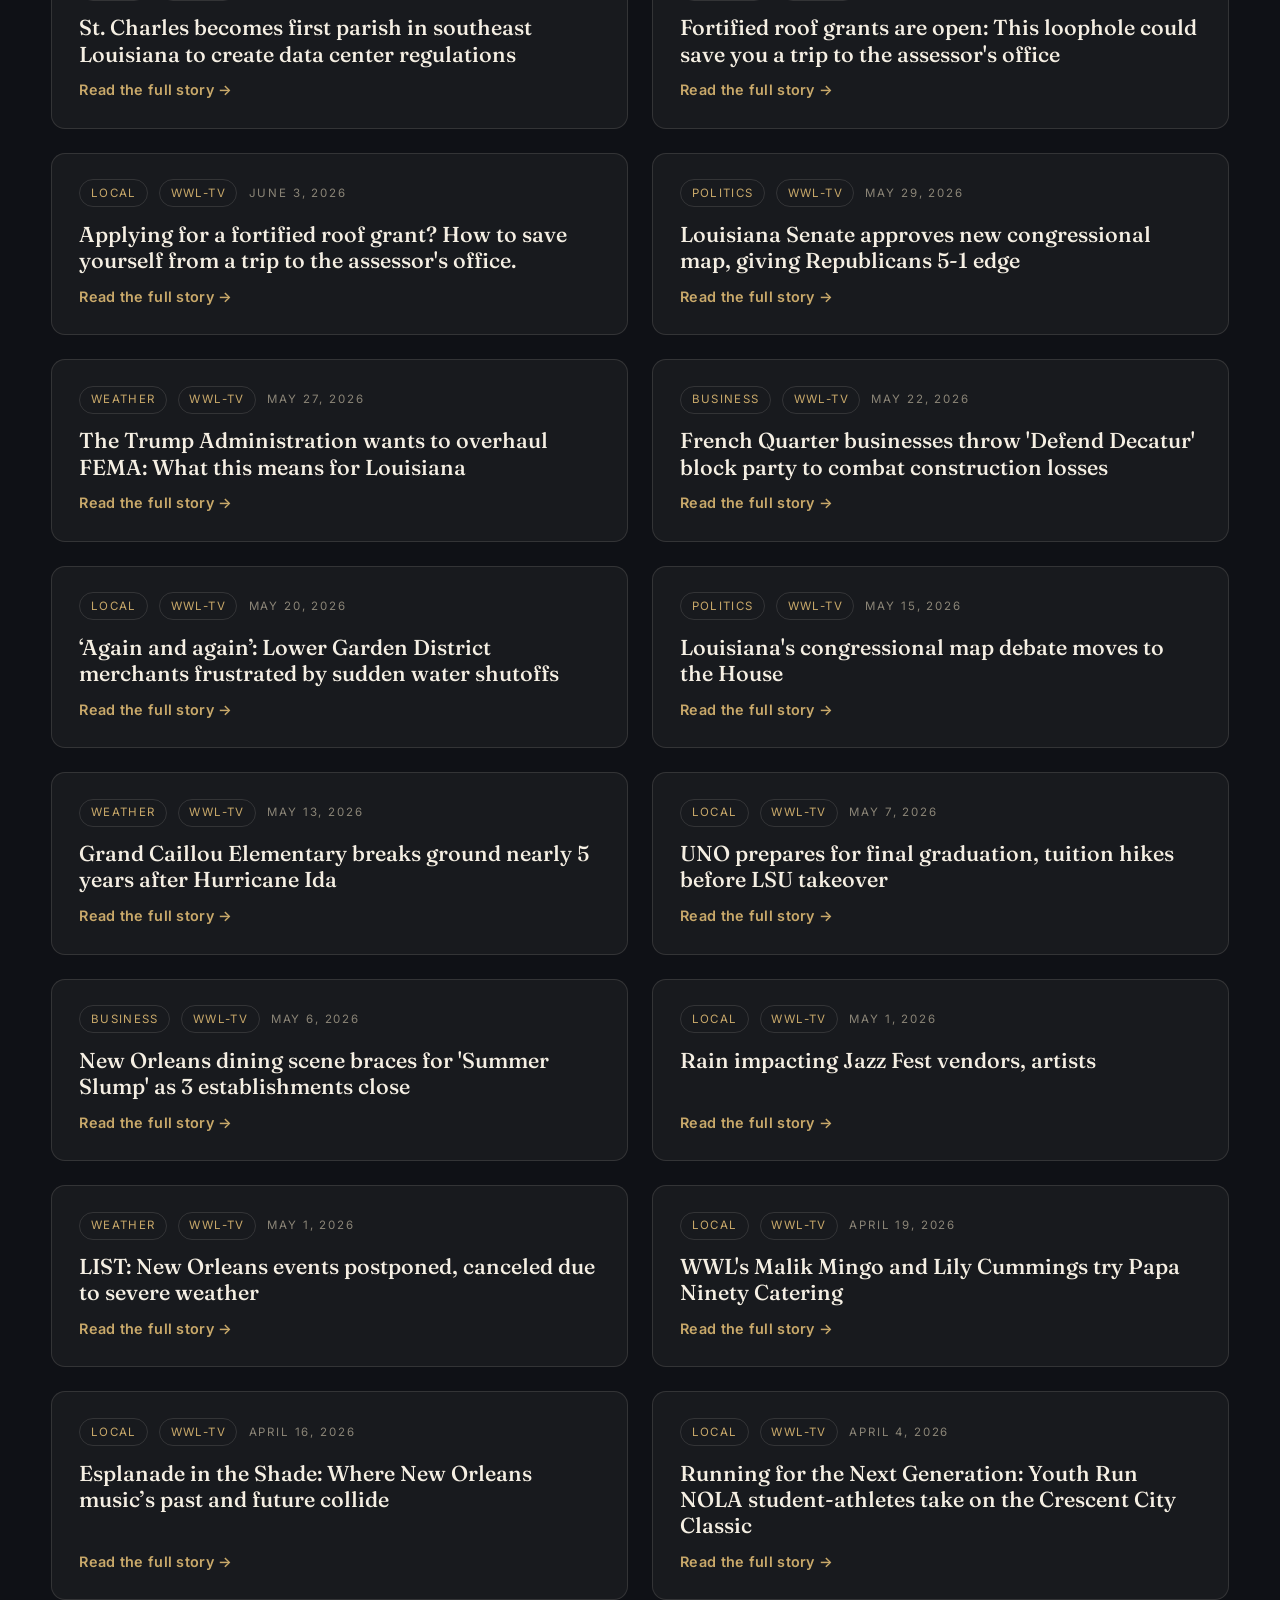
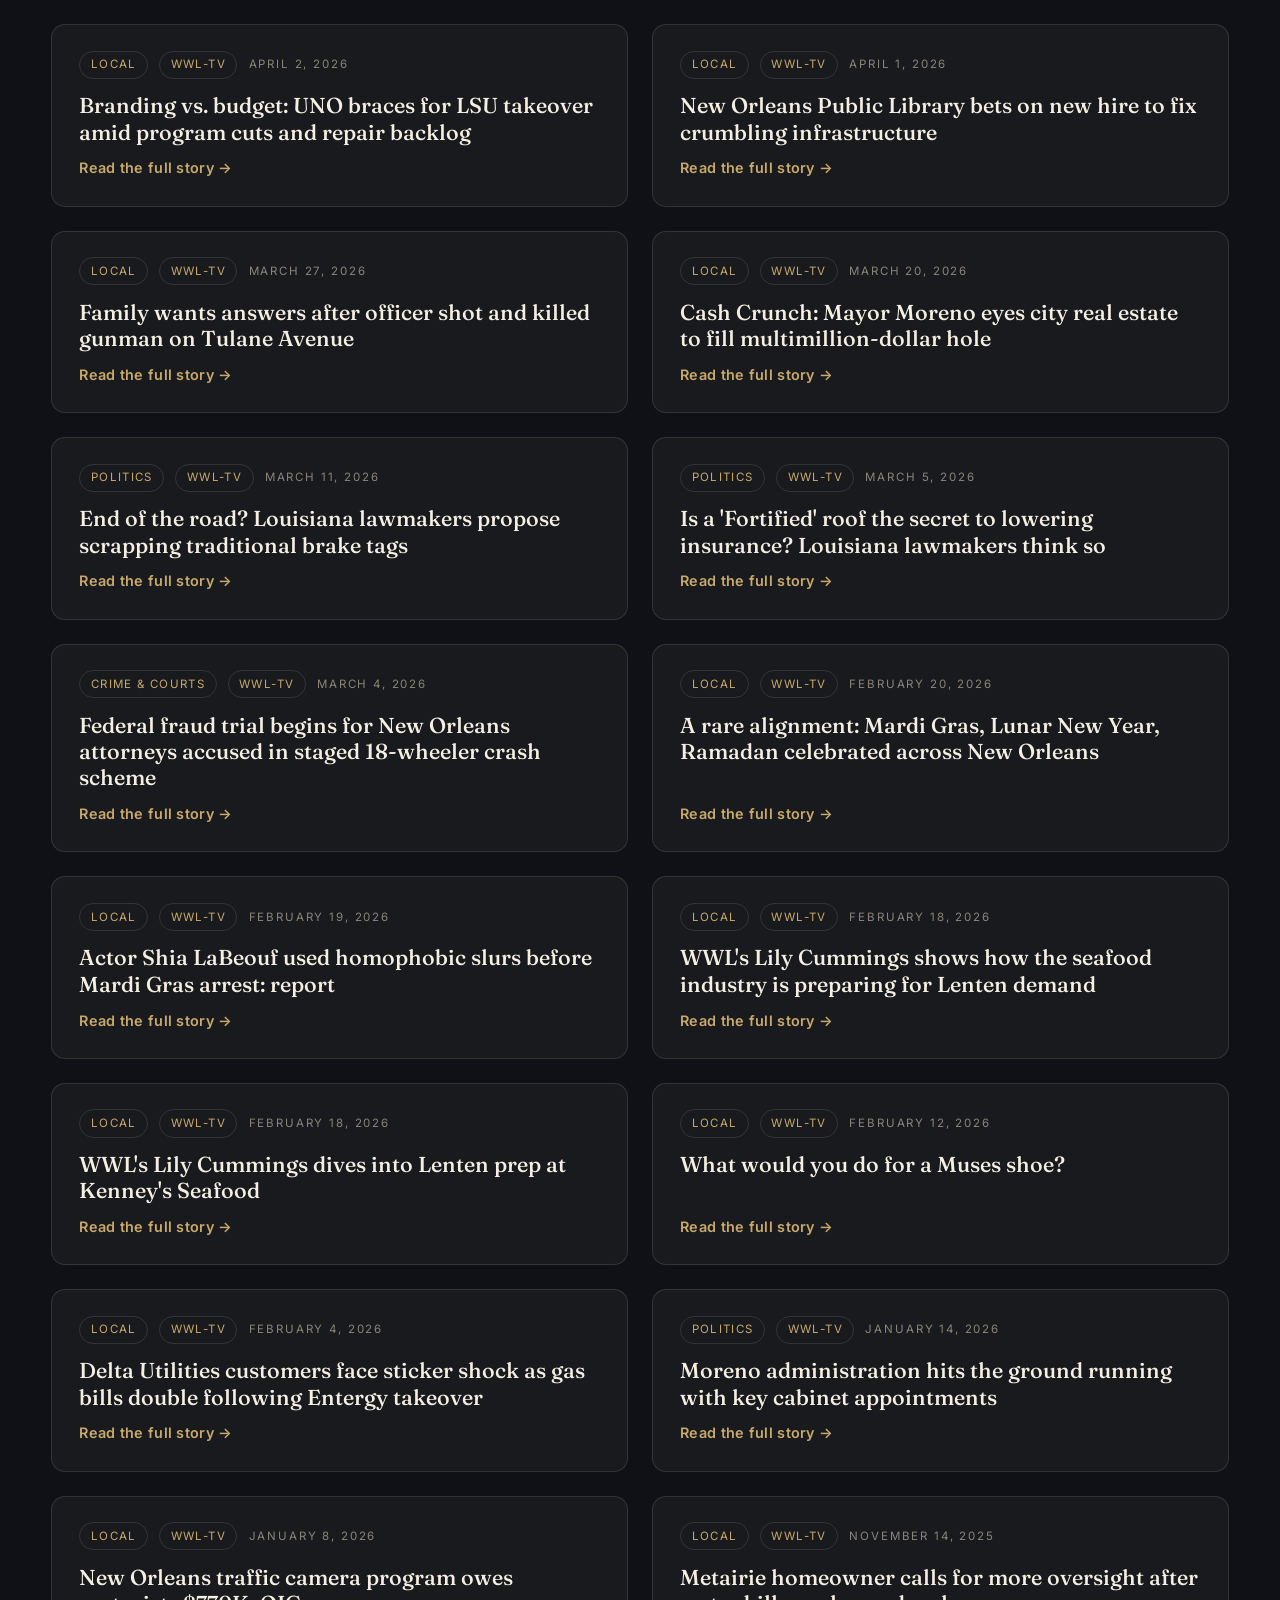
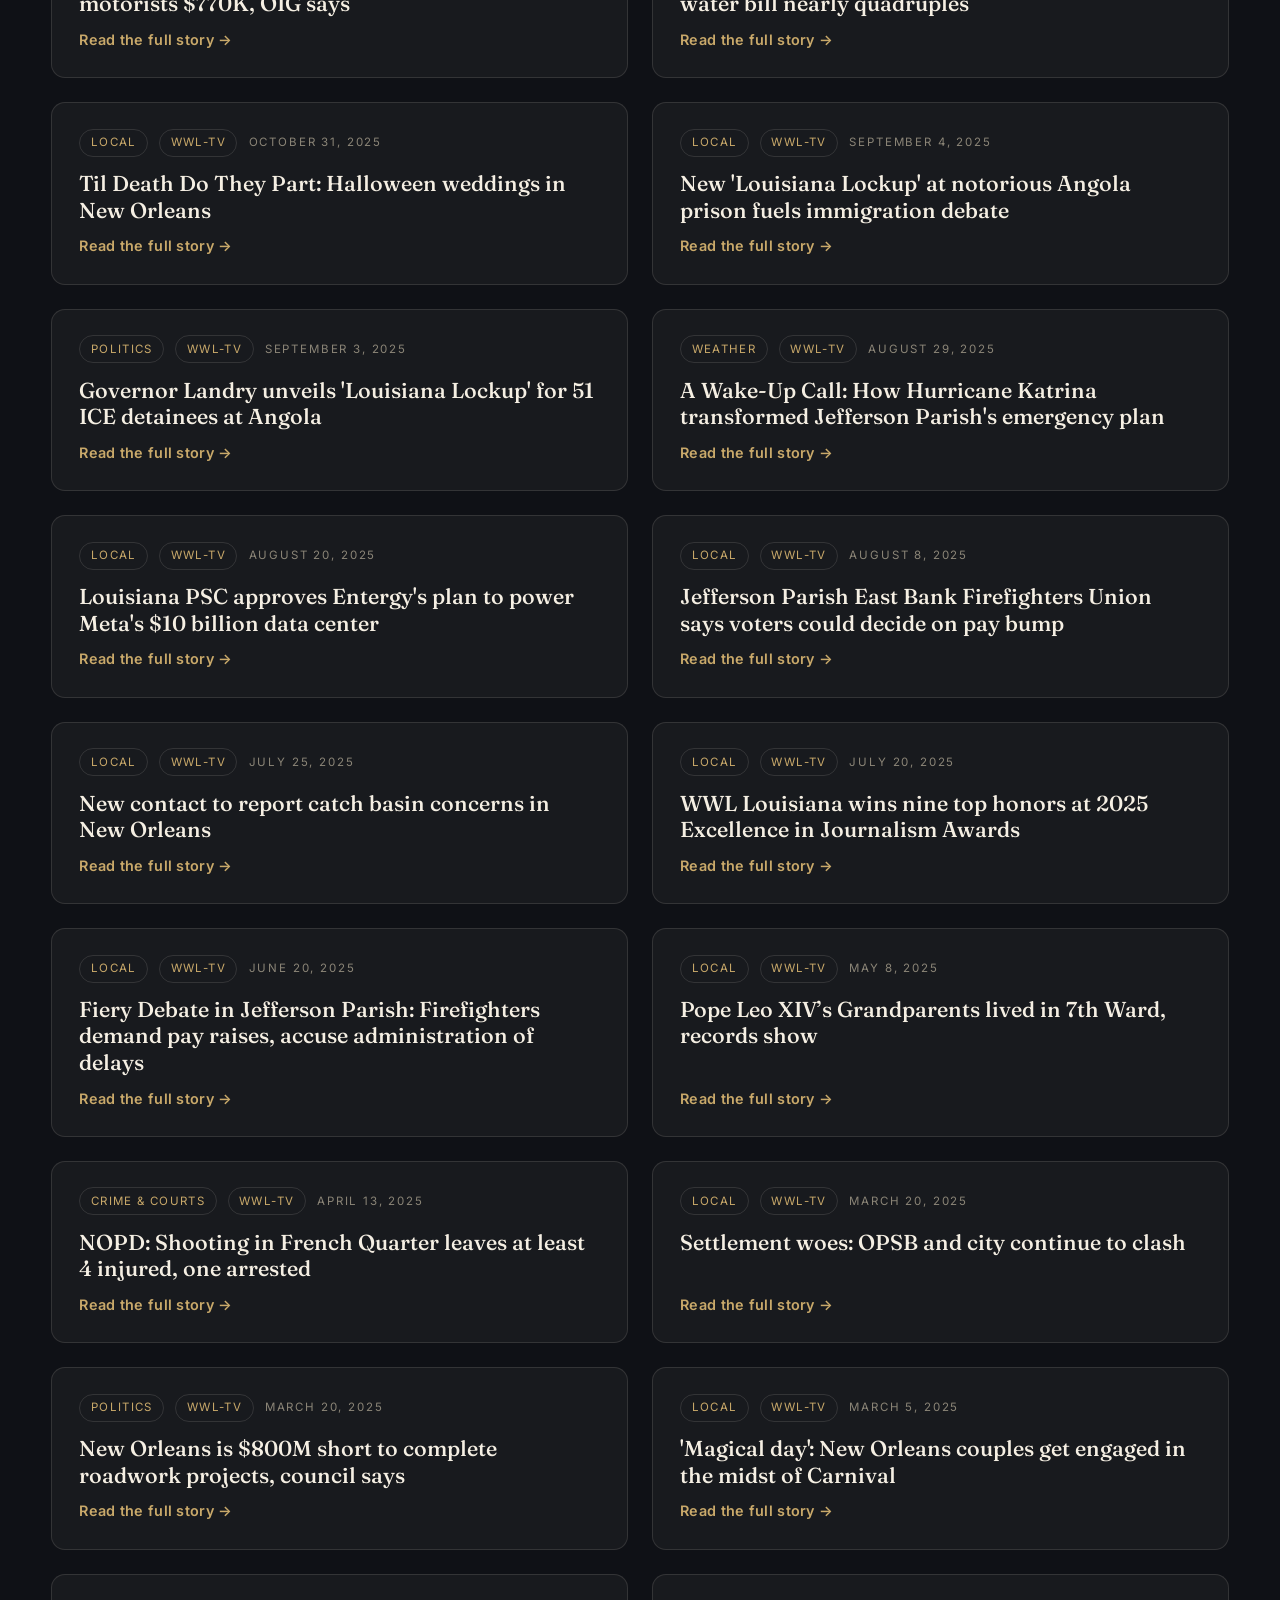
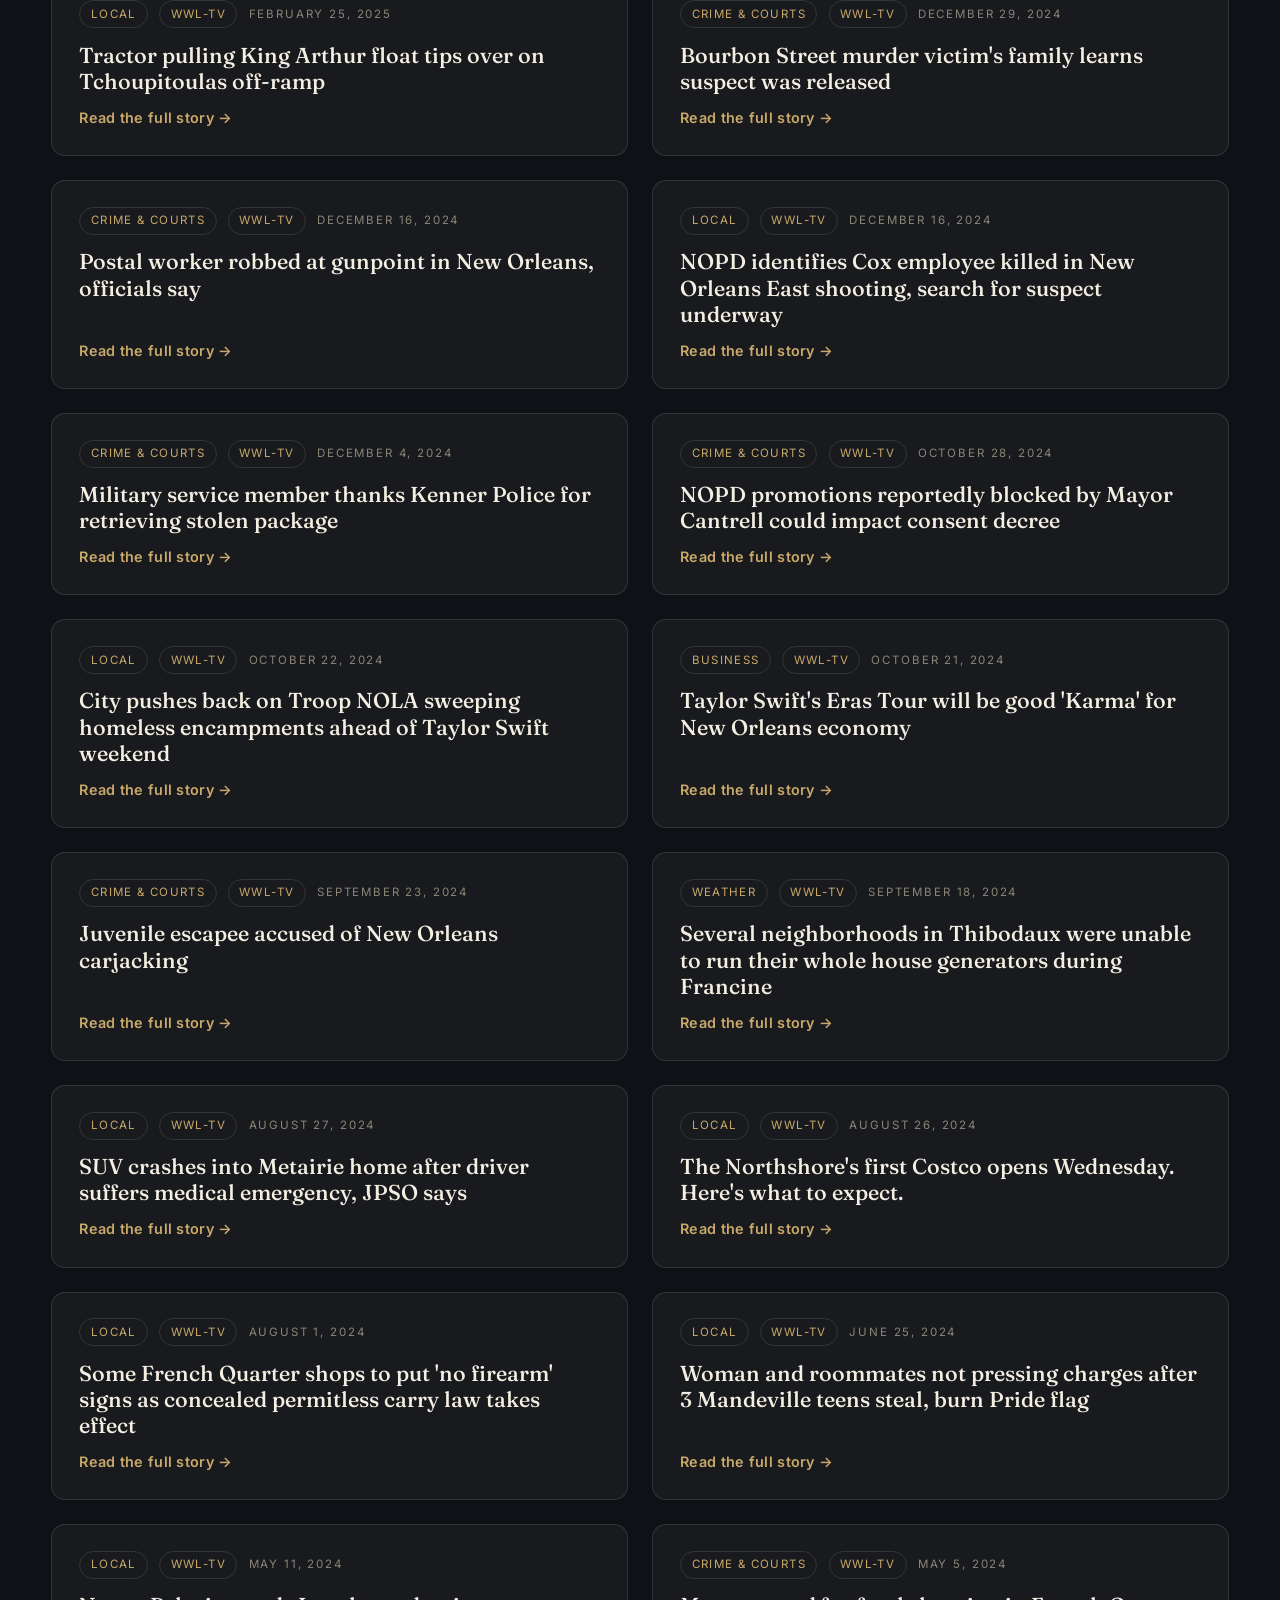
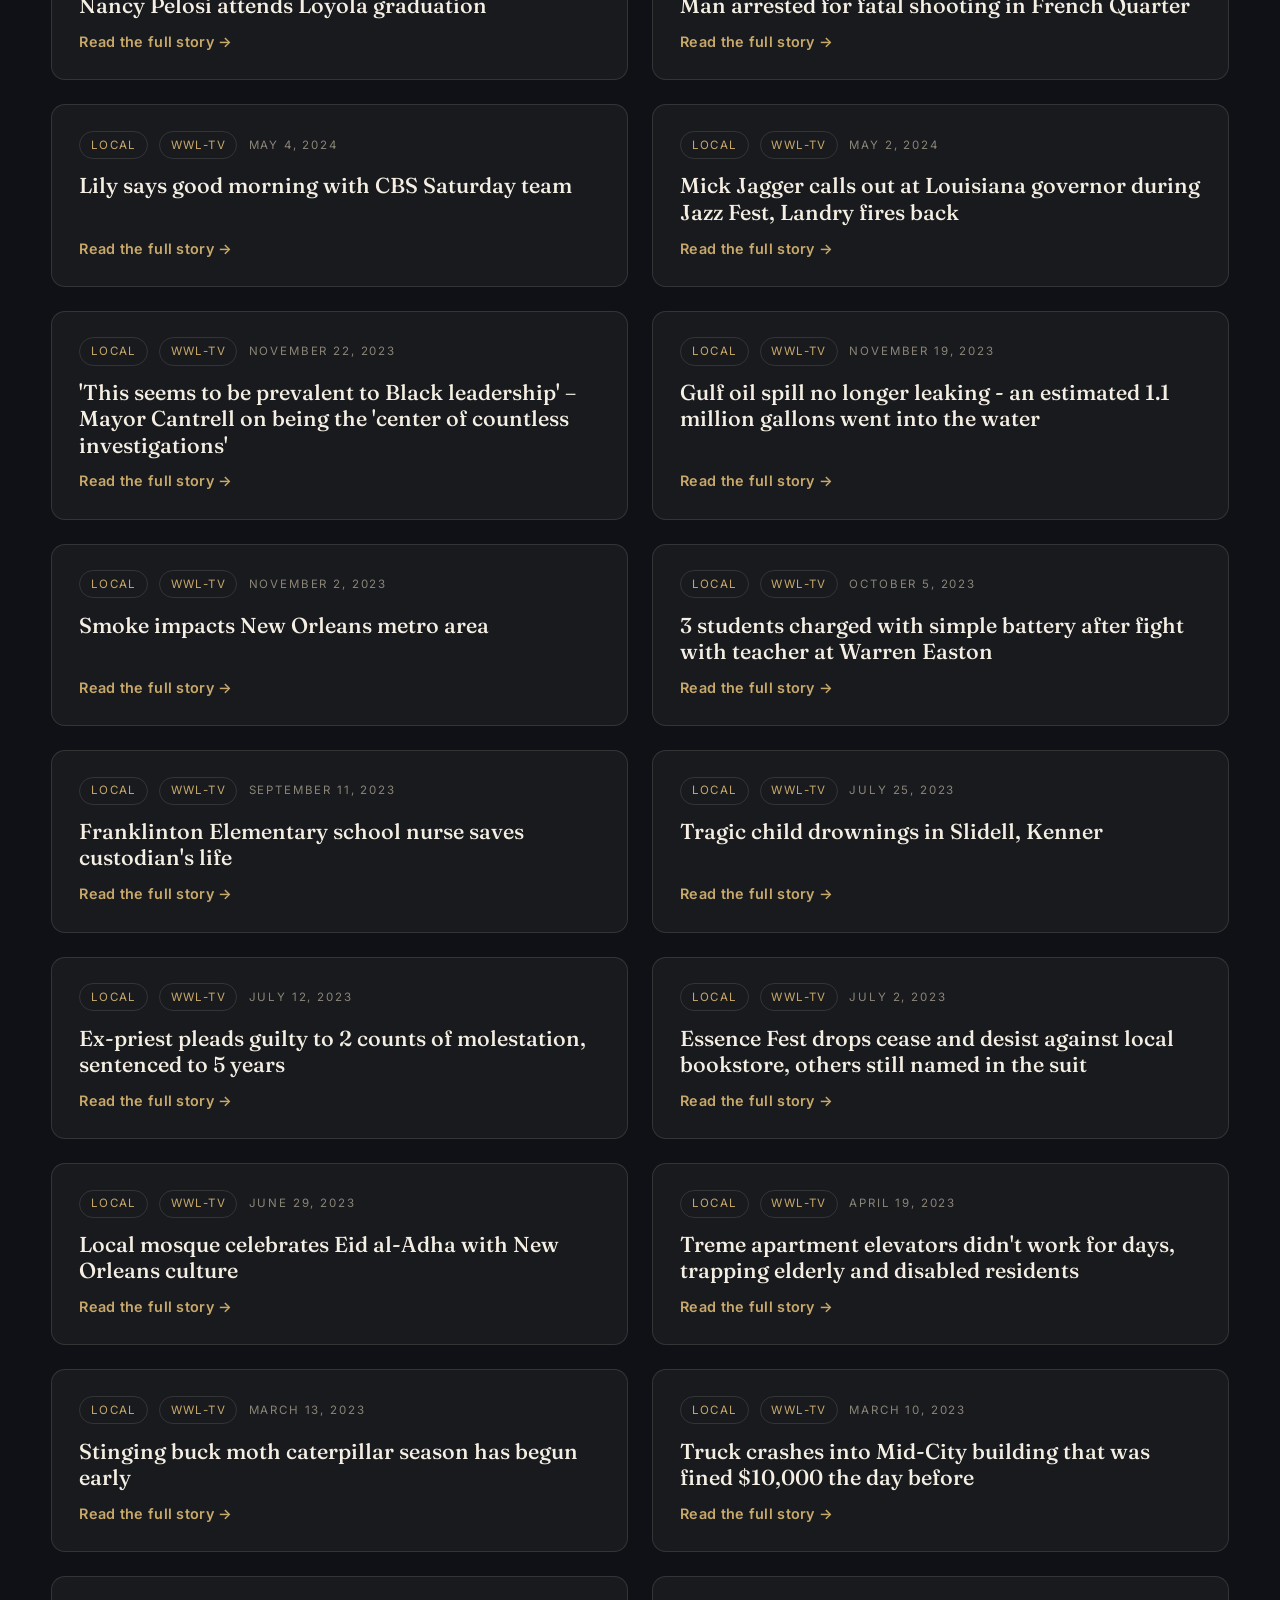
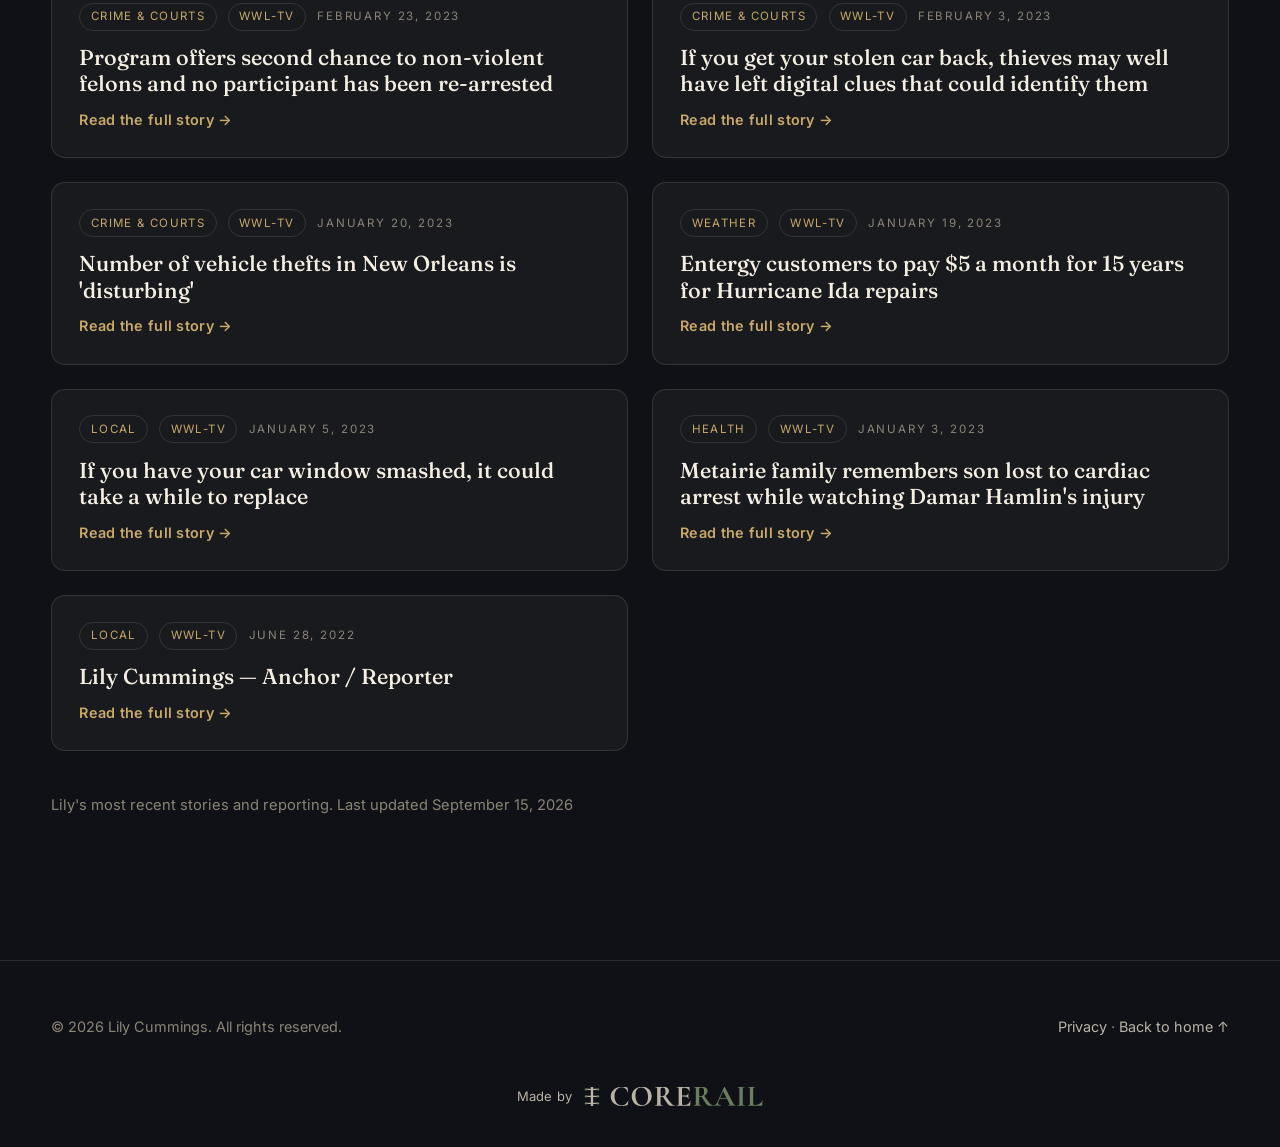
<file: latest-work.html>
<!doctype html>
<html lang="en">
<head>
  <meta charset="utf-8" />
  <meta name="viewport" content="width=device-width,initial-scale=1,viewport-fit=cover" />

  <!-- Google Analytics (gtag.js) -->
  <script async src="https://www.googletagmanager.com/gtag/js?id=G-ZBFJQC0R68"></script>
  <script>
    window.dataLayer = window.dataLayer || [];
    function gtag(){dataLayer.push(arguments);}
    gtag('js', new Date());
    gtag('config', 'G-ZBFJQC0R68');
  </script>

  <title>Latest Work — Lily Cummings</title>
  <meta name="description" content="The latest stories, packages and reporting from Lily Cummings, multimedia journalist and anchor at WWL-TV in New Orleans." />
  <meta name="theme-color" content="#0f1116" />
  <meta property="og:title" content="Latest Work — Lily Cummings" />
  <meta property="og:description" content="The latest stories and reporting from Lily Cummings, WWL-TV New Orleans." />
  <meta property="og:type" content="website" />
  <meta property="og:url" content="https://lilycummings.net/latest-work.html" />
  <meta property="og:image" content="https://lilycummings.net/assets/img/hero.jpg" />
  <meta name="twitter:card" content="summary_large_image" />
  <link rel="canonical" href="https://lilycummings.net/latest-work.html" />
  <link rel="preconnect" href="https://fonts.googleapis.com" />
  <link rel="preconnect" href="https://fonts.gstatic.com" crossorigin />
  <link href="https://fonts.googleapis.com/css2?family=Fraunces:opsz,wght@9..144,300;9..144,400;9..144,500;9..144,600;9..144,700&family=Inter:wght@300;400;500;600;700&display=swap" rel="stylesheet" />
  <link rel="stylesheet" href="assets/css/styles.css" />
  <link rel="icon" href="data:image/svg+xml,%3Csvg xmlns='http://www.w3.org/2000/svg' viewBox='0 0 100 100'%3E%3Crect width='100' height='100' rx='20' fill='%230f1116'/%3E%3Ctext x='50' y='64' font-family='Georgia,serif' font-size='56' font-weight='700' text-anchor='middle' fill='%23f5e9d4'%3ELC%3C/text%3E%3C/svg%3E" />
</head>
<body>
  <span id="top" aria-hidden="true"></span>
  <a class="skip" href="#main">Skip to content</a>

  <header class="nav nav--solid">
    <div class="wrap nav__wrap">
      <a class="brand brand--stack" href="index.html#top" aria-label="Lily Cummings home">
        <span class="brand__stk">Lily</span>
        <span class="brand__sep" aria-hidden="true"></span>
        <span class="brand__stk">Cummings</span>
      </a>
      <nav aria-label="Primary">
        <button class="nav__toggle" aria-expanded="false" aria-controls="primary-nav">
          <span class="sr-only">Menu</span>
          <span class="hamburger"></span>
        </button>
        <ul id="primary-nav" class="nav__links">
          <li><a href="index.html#about">About</a></li>
          <li><a href="index.html#reels">Reels</a></li>
          <li><a href="index.html#experience">Experience</a></li>
          <li><a href="index.html#awards">Awards</a></li>
          <li><a href="latest-work.html" aria-current="page">Latest Work</a></li>
          <li><a href="index.html#contact" class="btn btn--ghost">Contact</a></li>
        </ul>
      </nav>
    </div>
  </header>

  <main id="main">
    <section class="section section--page">
      <div class="wrap">
        <p class="eyebrow">Latest Work</p>
        <h1 class="h2">Recent stories &amp; reporting</h1>
        <p class="section__intro">A running selection of Lily's most recent print and web journalism — covering politics, infrastructure, and the people of the Gulf Coast for WWL-TV in New Orleans.</p>

        <!-- STORIES:START — cards below are refreshed from Lily's latest bylines -->
        <div class="stories">
          <article class="story story--feature">
            <div class="story__meta">
              <span class="story__source story__beat">Crime &amp; Courts</span><span class="story__source">WWL-TV</span><span class="story__date">September 15, 2026</span>
            </div>
            <h3><a href="https://www.wwltv.com/article/news/local/orleans/trial-underway-over-mandatory-out-of-class-duties-for-new-orleans-firefighters/289-9c7edde2-7766-4094-ab22-a7d3339253b1" target="_blank" rel="noopener">Trial underway over mandatory out-of-class duties for New Orleans firefighters</a></h3>
            <a class="story__link" href="https://www.wwltv.com/article/news/local/orleans/trial-underway-over-mandatory-out-of-class-duties-for-new-orleans-firefighters/289-9c7edde2-7766-4094-ab22-a7d3339253b1" target="_blank" rel="noopener">Read the full story &rarr;</a>
          </article>

          <article class="story">
            <div class="story__meta">
              <span class="story__source story__beat">Local</span><span class="story__source">WWL-TV</span><span class="story__date">September 12, 2026</span>
            </div>
            <h3><a href="https://www.wwltv.com/article/news/community/the-spirit-of-louisiana-firetruck-vigil-bridge-new-orleans-and-new-york-25-years-after-911/289-a5745216-510d-4c1c-9069-3e9407c67e00" target="_blank" rel="noopener">'The Spirit of Louisiana': Firetruck, vigil bridge New Orleans and New York 25 years after 9/11</a></h3>
            <a class="story__link" href="https://www.wwltv.com/article/news/community/the-spirit-of-louisiana-firetruck-vigil-bridge-new-orleans-and-new-york-25-years-after-911/289-a5745216-510d-4c1c-9069-3e9407c67e00" target="_blank" rel="noopener">Read the full story &rarr;</a>
          </article>

          <article class="story">
            <div class="story__meta">
              <span class="story__source story__beat">Local</span><span class="story__source">WWL-TV</span><span class="story__date">September 11, 2026</span>
            </div>
            <h3><a href="https://www.wwltv.com/article/sports/football/its-ridiculous-governor-landry-blasts-sec-as-lsu-eligibility-war-continues/289-9b16b590-9230-4247-9b53-f36dd4d94894" target="_blank" rel="noopener">'It's ridiculous': Landry blasts SEC as LSU eligibility war continues</a></h3>
            <a class="story__link" href="https://www.wwltv.com/article/sports/football/its-ridiculous-governor-landry-blasts-sec-as-lsu-eligibility-war-continues/289-9b16b590-9230-4247-9b53-f36dd4d94894" target="_blank" rel="noopener">Read the full story &rarr;</a>
          </article>

          <article class="story">
            <div class="story__meta">
              <span class="story__source story__beat">Local</span><span class="story__source">WWL-TV</span><span class="story__date">September 9, 2026</span>
            </div>
            <h3><a href="https://www.wwltv.com/article/sports/ncaa/lsu/sec-lsu-feud-escalates-as-conference-weighs-expulsion-of-tigers/289-7bb650ad-a1d2-4490-9f94-a6a807f39cea" target="_blank" rel="noopener">SEC-LSU feud escalates as conference weighs expulsion of Tigers</a></h3>
            <a class="story__link" href="https://www.wwltv.com/article/sports/ncaa/lsu/sec-lsu-feud-escalates-as-conference-weighs-expulsion-of-tigers/289-7bb650ad-a1d2-4490-9f94-a6a807f39cea" target="_blank" rel="noopener">Read the full story &rarr;</a>
          </article>

          <article class="story">
            <div class="story__meta">
              <span class="story__source story__beat">Local</span><span class="story__source">WWL-TV</span><span class="story__date">September 8, 2026</span>
            </div>
            <h3><a href="https://www.wwltv.com/article/news/local/orleans/new-orleans-invites-public-input-on-2027-budget-as-city-navigates-fiscal-crisis/289-18c8d0cf-7a80-41f3-bfb0-6159ee8dee03" target="_blank" rel="noopener">New Orleans invites public input on 2027 budget as city navigates fiscal crisis</a></h3>
            <a class="story__link" href="https://www.wwltv.com/article/news/local/orleans/new-orleans-invites-public-input-on-2027-budget-as-city-navigates-fiscal-crisis/289-18c8d0cf-7a80-41f3-bfb0-6159ee8dee03" target="_blank" rel="noopener">Read the full story &rarr;</a>
          </article>

          <article class="story">
            <div class="story__meta">
              <span class="story__source story__beat">Crime &amp; Courts</span><span class="story__source">WWL-TV</span><span class="story__date">September 5, 2026</span>
            </div>
            <h3><a href="https://www.wwltv.com/article/news/local/teen-fatally-struck-on-motorized-bike-near-dillard-university-police-say-driver-remained-on-scene/289-68361419-4cde-456e-a85a-4679bbdb6179" target="_blank" rel="noopener">Teen fatally struck on motorized bike near Dillard University; police say driver remained on scene</a></h3>
            <a class="story__link" href="https://www.wwltv.com/article/news/local/teen-fatally-struck-on-motorized-bike-near-dillard-university-police-say-driver-remained-on-scene/289-68361419-4cde-456e-a85a-4679bbdb6179" target="_blank" rel="noopener">Read the full story &rarr;</a>
          </article>

          <article class="story">
            <div class="story__meta">
              <span class="story__source story__beat">Crime &amp; Courts</span><span class="story__source">WWL-TV</span><span class="story__date">September 4, 2026</span>
            </div>
            <h3><a href="https://www.wwltv.com/article/sports/ncaa/lsu/lsu-wins-early-round-in-court-war-with-sec-over-former-nfl-players/289-1f395081-2bb4-4b9e-8c1c-54b2802da7ac" target="_blank" rel="noopener">LSU wins early round in court war with SEC over former NFL players</a></h3>
            <a class="story__link" href="https://www.wwltv.com/article/sports/ncaa/lsu/lsu-wins-early-round-in-court-war-with-sec-over-former-nfl-players/289-1f395081-2bb4-4b9e-8c1c-54b2802da7ac" target="_blank" rel="noopener">Read the full story &rarr;</a>
          </article>

          <article class="story">
            <div class="story__meta">
              <span class="story__source story__beat">Local</span><span class="story__source">WWL-TV</span><span class="story__date">August 29, 2026</span>
            </div>
            <h3><a href="https://www.wwltv.com/article/news/local/katrina/faith-leaders-immigrant-families-gather-to-demand-protection-ahead-of-katrina-anniversary/289-62b3b94a-ebc4-4922-a4b0-15fb3c197861" target="_blank" rel="noopener">Faith leaders, immigrant families gather to demand protection ahead of Katrina anniversary</a></h3>
            <a class="story__link" href="https://www.wwltv.com/article/news/local/katrina/faith-leaders-immigrant-families-gather-to-demand-protection-ahead-of-katrina-anniversary/289-62b3b94a-ebc4-4922-a4b0-15fb3c197861" target="_blank" rel="noopener">Read the full story &rarr;</a>
          </article>

          <article class="story">
            <div class="story__meta">
              <span class="story__source story__beat">Crime &amp; Courts</span><span class="story__source">WWL-TV</span><span class="story__date">August 28, 2026</span>
            </div>
            <h3><a href="https://www.wwltv.com/article/news/investigations/city-hall-firefighters-headed-to-trial-over-forced-duties-court-investigation-labor-work/289-b2d596bb-c82c-4606-a0fd-ff8f1be414b9" target="_blank" rel="noopener">City Hall, firefighters headed to trial over forced duties</a></h3>
            <a class="story__link" href="https://www.wwltv.com/article/news/investigations/city-hall-firefighters-headed-to-trial-over-forced-duties-court-investigation-labor-work/289-b2d596bb-c82c-4606-a0fd-ff8f1be414b9" target="_blank" rel="noopener">Read the full story &rarr;</a>
          </article>

          <article class="story">
            <div class="story__meta">
              <span class="story__source story__beat">Business</span><span class="story__source">WWL-TV</span><span class="story__date">August 27, 2026</span>
            </div>
            <h3><a href="https://www.wwltv.com/article/money/business/convention-center-board-approves-new-120m-deal-for-planned-omni-headquarters-hotel/289-13c031e1-48cd-4451-9968-b66d16a5f3cb" target="_blank" rel="noopener">Convention Center Board approves new $120M deal for planned Omni headquarters hotel</a></h3>
            <a class="story__link" href="https://www.wwltv.com/article/money/business/convention-center-board-approves-new-120m-deal-for-planned-omni-headquarters-hotel/289-13c031e1-48cd-4451-9968-b66d16a5f3cb" target="_blank" rel="noopener">Read the full story &rarr;</a>
          </article>

          <article class="story">
            <div class="story__meta">
              <span class="story__source story__beat">Local</span><span class="story__source">WWL-TV</span><span class="story__date">August 20, 2026</span>
            </div>
            <h3><a href="https://www.wwltv.com/article/news/local/orleans/state-leaders-push-back-against-800m-tax-rebates-for-proposed-new-orleans-hotel-cbd/289-a7273376-079f-4320-a309-1c21730285f8" target="_blank" rel="noopener">State leaders push back against $800M tax rebates for proposed New Orleans hotel</a></h3>
            <a class="story__link" href="https://www.wwltv.com/article/news/local/orleans/state-leaders-push-back-against-800m-tax-rebates-for-proposed-new-orleans-hotel-cbd/289-a7273376-079f-4320-a309-1c21730285f8" target="_blank" rel="noopener">Read the full story &rarr;</a>
          </article>

          <article class="story">
            <div class="story__meta">
              <span class="story__source story__beat">Local</span><span class="story__source">WWL-TV</span><span class="story__date">August 20, 2026</span>
            </div>
            <h3><a href="https://www.wwltv.com/article/news/community/keep-the-pool-open-new-orleans-swimmers-push-back-against-seasonal-closures/289-b528170a-5702-41d7-9206-705212d6cdad" target="_blank" rel="noopener">‘Keep the pool open’: New Orleans swimmers push back against seasonal closures</a></h3>
            <a class="story__link" href="https://www.wwltv.com/article/news/community/keep-the-pool-open-new-orleans-swimmers-push-back-against-seasonal-closures/289-b528170a-5702-41d7-9206-705212d6cdad" target="_blank" rel="noopener">Read the full story &rarr;</a>
          </article>

          <article class="story">
            <div class="story__meta">
              <span class="story__source story__beat">Local</span><span class="story__source">WWL-TV</span><span class="story__date">August 19, 2026</span>
            </div>
            <h3><a href="https://www.wwltv.com/article/news/local/jefferson/jefferson-parish-educators-frustrated-by-lingering-repair-issues-pay/289-5a12e854-d55f-4802-965d-e7ecf23f361e" target="_blank" rel="noopener">Jefferson Parish educators frustrated by lingering repair issues, pay</a></h3>
            <a class="story__link" href="https://www.wwltv.com/article/news/local/jefferson/jefferson-parish-educators-frustrated-by-lingering-repair-issues-pay/289-5a12e854-d55f-4802-965d-e7ecf23f361e" target="_blank" rel="noopener">Read the full story &rarr;</a>
          </article>

          <article class="story">
            <div class="story__meta">
              <span class="story__source story__beat">Local</span><span class="story__source">WWL-TV</span><span class="story__date">August 18, 2026</span>
            </div>
            <h3><a href="https://www.wwltv.com/article/news/local/orleans/new-orleans-firefighters-walk-out-of-settlement-talks-after-city-threatens-to-sue-louisiana-new-orleans-firefighter-association/289-5fbd4f3f-5fce-4ba5-9459-15b627f45f19" target="_blank" rel="noopener">New Orleans firefighters walk out of settlement talks after City threatens to sue</a></h3>
            <a class="story__link" href="https://www.wwltv.com/article/news/local/orleans/new-orleans-firefighters-walk-out-of-settlement-talks-after-city-threatens-to-sue-louisiana-new-orleans-firefighter-association/289-5fbd4f3f-5fce-4ba5-9459-15b627f45f19" target="_blank" rel="noopener">Read the full story &rarr;</a>
          </article>

          <article class="story">
            <div class="story__meta">
              <span class="story__source story__beat">Business</span><span class="story__source">WWL-TV</span><span class="story__date">August 16, 2026</span>
            </div>
            <h3><a href="https://www.wwltv.com/article/entertainment/events/st-roch-market-honors-namesake-with-dog-adoption-event-new-orleans-take-paws/289-373d90bf-9173-4348-891b-dd7004d43cec" target="_blank" rel="noopener">St. Roch Market honors namesake with dog adoption event</a></h3>
            <a class="story__link" href="https://www.wwltv.com/article/entertainment/events/st-roch-market-honors-namesake-with-dog-adoption-event-new-orleans-take-paws/289-373d90bf-9173-4348-891b-dd7004d43cec" target="_blank" rel="noopener">Read the full story &rarr;</a>
          </article>

          <article class="story">
            <div class="story__meta">
              <span class="story__source story__beat">Local</span><span class="story__source">WWL-TV</span><span class="story__date">August 12, 2026</span>
            </div>
            <h3><a href="https://www.wwltv.com/article/news/local/st-tammany/st-tammany-parish-president-plans-to-veto-800-home-plan/289-6df4cc77-16cd-438e-aeb7-4dc59a6f1d6c" target="_blank" rel="noopener">St. Tammany Parish president plans to veto 800-home proposal</a></h3>
            <a class="story__link" href="https://www.wwltv.com/article/news/local/st-tammany/st-tammany-parish-president-plans-to-veto-800-home-plan/289-6df4cc77-16cd-438e-aeb7-4dc59a6f1d6c" target="_blank" rel="noopener">Read the full story &rarr;</a>
          </article>

          <article class="story">
            <div class="story__meta">
              <span class="story__source story__beat">Weather</span><span class="story__source">WWL-TV</span><span class="story__date">August 9, 2026</span>
            </div>
            <h3><a href="https://www.wwltv.com/article/news/local/orleans/inside-the-abandoned-lindy-boggs-mercy-hospital-before-demolition-new-orleans-hurricane-katrina/289-a6db6928-a84f-4b35-a588-fb4c061f842b" target="_blank" rel="noopener">'A great relief': Inside the abandoned Lindy Boggs hospital set for demolition this week</a></h3>
            <a class="story__link" href="https://www.wwltv.com/article/news/local/orleans/inside-the-abandoned-lindy-boggs-mercy-hospital-before-demolition-new-orleans-hurricane-katrina/289-a6db6928-a84f-4b35-a588-fb4c061f842b" target="_blank" rel="noopener">Read the full story &rarr;</a>
          </article>

          <article class="story">
            <div class="story__meta">
              <span class="story__source story__beat">Business</span><span class="story__source">WWL-TV</span><span class="story__date">August 7, 2026</span>
            </div>
            <h3><a href="https://www.wwltv.com/article/news/local/public-safety/pace-yourself-ems-french-quarter-businesses-prepare-for-heat-during-red-dress-run/289-15815f31-185e-4d0b-ae14-970851a39880" target="_blank" rel="noopener">'Pace yourself': EMS, French Quarter businesses prepare for heat during Red Dress Run</a></h3>
            <a class="story__link" href="https://www.wwltv.com/article/news/local/public-safety/pace-yourself-ems-french-quarter-businesses-prepare-for-heat-during-red-dress-run/289-15815f31-185e-4d0b-ae14-970851a39880" target="_blank" rel="noopener">Read the full story &rarr;</a>
          </article>

          <article class="story">
            <div class="story__meta">
              <span class="story__source story__beat">Local</span><span class="story__source">WWL-TV</span><span class="story__date">August 6, 2026</span>
            </div>
            <h3><a href="https://www.wwltv.com/article/news/local/orleans/are-new-orleans-school-zone-cameras-active-what-drivers-should-know/289-3b274382-3339-4a1f-a2ac-1f6b57e4504f" target="_blank" rel="noopener">Are New Orleans' school zone cameras active? What drivers should know</a></h3>
            <a class="story__link" href="https://www.wwltv.com/article/news/local/orleans/are-new-orleans-school-zone-cameras-active-what-drivers-should-know/289-3b274382-3339-4a1f-a2ac-1f6b57e4504f" target="_blank" rel="noopener">Read the full story &rarr;</a>
          </article>

          <article class="story">
            <div class="story__meta">
              <span class="story__source story__beat">Local</span><span class="story__source">WWL-TV</span><span class="story__date">August 6, 2026</span>
            </div>
            <h3><a href="https://www.wwltv.com/video/syndication/mobile-auto/are-new-orleans-school-zone-cameras-active/289-fc0cc75c-158d-4f6b-99d2-3747b7caa8f3" target="_blank" rel="noopener">Are New Orleans' school zone cameras active?</a></h3>
            <a class="story__link" href="https://www.wwltv.com/video/syndication/mobile-auto/are-new-orleans-school-zone-cameras-active/289-fc0cc75c-158d-4f6b-99d2-3747b7caa8f3" target="_blank" rel="noopener">Read the full story &rarr;</a>
          </article>

          <article class="story">
            <div class="story__meta">
              <span class="story__source story__beat">Local</span><span class="story__source">WWL-TV</span><span class="story__date">August 5, 2026</span>
            </div>
            <h3><a href="https://www.wwltv.com/article/news/local/orleans/we-cant-have-that-new-orleans-firefighters-blast-mandate-for-higher-stakes-duties-without-extra-pay/289-eaf182b4-34d5-44ba-ba71-17ba2bb3b8fd" target="_blank" rel="noopener">‘We can’t have that’: New Orleans firefighters blast mandate for higher-stakes duties without extra pay</a></h3>
            <a class="story__link" href="https://www.wwltv.com/article/news/local/orleans/we-cant-have-that-new-orleans-firefighters-blast-mandate-for-higher-stakes-duties-without-extra-pay/289-eaf182b4-34d5-44ba-ba71-17ba2bb3b8fd" target="_blank" rel="noopener">Read the full story &rarr;</a>
          </article>

          <article class="story">
            <div class="story__meta">
              <span class="story__source story__beat">Local</span><span class="story__source">WWL-TV</span><span class="story__date">July 30, 2026</span>
            </div>
            <h3><a href="https://www.wwltv.com/article/news/local/orleans/new-orleans-thc-beverage-hemp-industry-federal-ban/289-0d621b0d-a827-439b-9790-1af3526332e5" target="_blank" rel="noopener">‘Potential catastrophe’: Local hemp beverage industry fights to survive looming federal THC ban</a></h3>
            <a class="story__link" href="https://www.wwltv.com/article/news/local/orleans/new-orleans-thc-beverage-hemp-industry-federal-ban/289-0d621b0d-a827-439b-9790-1af3526332e5" target="_blank" rel="noopener">Read the full story &rarr;</a>
          </article>

          <article class="story">
            <div class="story__meta">
              <span class="story__source story__beat">Local</span><span class="story__source">WWL-TV</span><span class="story__date">July 29, 2026</span>
            </div>
            <h3><a href="https://www.wwltv.com/article/news/local/orleans/new-louisiana-law-bans-balloon-releases-forcing-change-to-memorial-customs/289-5a9b7f5b-77a1-4fd3-aa52-3acb26bbb874" target="_blank" rel="noopener">New Louisiana law bans balloon releases, forces change to memorial customs</a></h3>
            <a class="story__link" href="https://www.wwltv.com/article/news/local/orleans/new-louisiana-law-bans-balloon-releases-forcing-change-to-memorial-customs/289-5a9b7f5b-77a1-4fd3-aa52-3acb26bbb874" target="_blank" rel="noopener">Read the full story &rarr;</a>
          </article>

          <article class="story">
            <div class="story__meta">
              <span class="story__source story__beat">Weather</span><span class="story__source">WWL-TV</span><span class="story__date">July 22, 2026</span>
            </div>
            <h3><a href="https://www.wwltv.com/video/weather/weather-impact/tracking-tropical-storm-bertha-grand-isle/289-6e113a69-fda7-4e11-ac3a-5c5dff463d9f" target="_blank" rel="noopener">Tracking Tropical Storm Bertha | Grand Isle</a></h3>
            <a class="story__link" href="https://www.wwltv.com/video/weather/weather-impact/tracking-tropical-storm-bertha-grand-isle/289-6e113a69-fda7-4e11-ac3a-5c5dff463d9f" target="_blank" rel="noopener">Read the full story &rarr;</a>
          </article>

          <article class="story">
            <div class="story__meta">
              <span class="story__source story__beat">Local</span><span class="story__source">WWL-TV</span><span class="story__date">July 18, 2026</span>
            </div>
            <h3><a href="https://www.wwltv.com/article/news/local/orleans/tired-of-roads-being-repaved-then-torn-up-new-orleans-says-it-has-a-fix/289-398a396b-1c62-4896-a699-26b80e9a01f4" target="_blank" rel="noopener">Tired of roads being repaved, then torn up? New Orleans says it has a fix</a></h3>
            <a class="story__link" href="https://www.wwltv.com/article/news/local/orleans/tired-of-roads-being-repaved-then-torn-up-new-orleans-says-it-has-a-fix/289-398a396b-1c62-4896-a699-26b80e9a01f4" target="_blank" rel="noopener">Read the full story &rarr;</a>
          </article>

          <article class="story">
            <div class="story__meta">
              <span class="story__source story__beat">Crime &amp; Courts</span><span class="story__source">WWL-TV</span><span class="story__date">July 17, 2026</span>
            </div>
            <h3><a href="https://www.wwltv.com/article/news/local/orleans/swbno-agrees-to-ease-decatur-construction-impacts-after-court-challenge/289-0c31b0cf-99fb-4afd-b58d-76b34f69b344" target="_blank" rel="noopener">French Quarter merchants win legal battle against SWBNO over crippling construction delays</a></h3>
            <a class="story__link" href="https://www.wwltv.com/article/news/local/orleans/swbno-agrees-to-ease-decatur-construction-impacts-after-court-challenge/289-0c31b0cf-99fb-4afd-b58d-76b34f69b344" target="_blank" rel="noopener">Read the full story &rarr;</a>
          </article>

          <article class="story">
            <div class="story__meta">
              <span class="story__source story__beat">Local</span><span class="story__source">WWL-TV</span><span class="story__date">July 16, 2026</span>
            </div>
            <h3><a href="https://www.wwltv.com/article/sports/nfl/saints/who-dat-in-paris-how-much-would-it-cost-to-see-the-saints-in-france/289-3117edea-9d82-4aa6-bfaa-e547d0f150cf" target="_blank" rel="noopener">Who Dat in Paris: How much would it cost to see the Saints in France?</a></h3>
            <a class="story__link" href="https://www.wwltv.com/article/sports/nfl/saints/who-dat-in-paris-how-much-would-it-cost-to-see-the-saints-in-france/289-3117edea-9d82-4aa6-bfaa-e547d0f150cf" target="_blank" rel="noopener">Read the full story &rarr;</a>
          </article>

          <article class="story">
            <div class="story__meta">
              <span class="story__source story__beat">Local</span><span class="story__source">WWL-TV</span><span class="story__date">July 15, 2026</span>
            </div>
            <h3><a href="https://www.wwltv.com/article/news/local/jefferson/on-capitol-hill-cynthia-lee-sheng-pushes-to-reform-fema/289-27b98e3f-ec1a-4323-8343-f6d6e20696e6" target="_blank" rel="noopener">On Capitol Hill, Cynthia Lee Sheng pushes to reform FEMA</a></h3>
            <a class="story__link" href="https://www.wwltv.com/article/news/local/jefferson/on-capitol-hill-cynthia-lee-sheng-pushes-to-reform-fema/289-27b98e3f-ec1a-4323-8343-f6d6e20696e6" target="_blank" rel="noopener">Read the full story &rarr;</a>
          </article>

          <article class="story">
            <div class="story__meta">
              <span class="story__source story__beat">Crime &amp; Courts</span><span class="story__source">WWL-TV</span><span class="story__date">July 9, 2026</span>
            </div>
            <h3><a href="https://www.wwltv.com/article/news/local/orleans/french-quarter-businesses-take-swbno-to-court-over-construction-delays/289-4d3a2392-1d10-49a1-8a53-e0290e2227c8" target="_blank" rel="noopener">French Quarter businesses take SWBNO to court over construction delays</a></h3>
            <a class="story__link" href="https://www.wwltv.com/article/news/local/orleans/french-quarter-businesses-take-swbno-to-court-over-construction-delays/289-4d3a2392-1d10-49a1-8a53-e0290e2227c8" target="_blank" rel="noopener">Read the full story &rarr;</a>
          </article>

          <article class="story">
            <div class="story__meta">
              <span class="story__source story__beat">Local</span><span class="story__source">WWL-TV</span><span class="story__date">July 8, 2026</span>
            </div>
            <h3><a href="https://www.wwltv.com/article/news/local/orleans/uptown-spa-loses-thousands-over-sudden-swbno-water-shutoffs/289-b2ae7510-8d82-4834-9cca-c8eeaaf730b9" target="_blank" rel="noopener">Uptown spa loses thousands over sudden SWBNO water shutoffs</a></h3>
            <a class="story__link" href="https://www.wwltv.com/article/news/local/orleans/uptown-spa-loses-thousands-over-sudden-swbno-water-shutoffs/289-b2ae7510-8d82-4834-9cca-c8eeaaf730b9" target="_blank" rel="noopener">Read the full story &rarr;</a>
          </article>

          <article class="story">
            <div class="story__meta">
              <span class="story__source story__beat">Politics</span><span class="story__source">WWL-TV</span><span class="story__date">July 3, 2026</span>
            </div>
            <h3><a href="https://www.wwltv.com/article/news/local/local-politics/this-indictment-is-dead-legal-expert-weighs-in-on-ag-murrill-indictment/289-b4dcc723-9b9a-47a7-b126-181a156523cc" target="_blank" rel="noopener">'This indictment is dead': Legal expert weighs in on AG Murrill indictment</a></h3>
            <a class="story__link" href="https://www.wwltv.com/article/news/local/local-politics/this-indictment-is-dead-legal-expert-weighs-in-on-ag-murrill-indictment/289-b4dcc723-9b9a-47a7-b126-181a156523cc" target="_blank" rel="noopener">Read the full story &rarr;</a>
          </article>

          <article class="story">
            <div class="story__meta">
              <span class="story__source story__beat">Local</span><span class="story__source">WWL-TV</span><span class="story__date">July 1, 2026</span>
            </div>
            <h3><a href="https://www.wwltv.com/article/news/local/mid-city-neighbors-react-to-lindy-boggs-demolition-timeline-new-orleans/289-d81a0070-6550-42b7-a9b7-6102273c4563" target="_blank" rel="noopener">'Until I see it gone': Neighbors cautiously optimistic over Lindy Boggs demolition plan</a></h3>
            <a class="story__link" href="https://www.wwltv.com/article/news/local/mid-city-neighbors-react-to-lindy-boggs-demolition-timeline-new-orleans/289-d81a0070-6550-42b7-a9b7-6102273c4563" target="_blank" rel="noopener">Read the full story &rarr;</a>
          </article>

          <article class="story">
            <div class="story__meta">
              <span class="story__source story__beat">Politics</span><span class="story__source">WWL-TV</span><span class="story__date">June 26, 2026</span>
            </div>
            <h3><a href="https://www.wwltv.com/article/news/local/local-politics/how-the-public-service-commission-district-1-runoff-could-shape-future-utility-costs-regulation/289-8050acbf-a0c4-45b5-98cb-5ee6a97e1cd4" target="_blank" rel="noopener">How the Public Service Commission District 1 runoff could shape future utility costs, regulation</a></h3>
            <a class="story__link" href="https://www.wwltv.com/article/news/local/local-politics/how-the-public-service-commission-district-1-runoff-could-shape-future-utility-costs-regulation/289-8050acbf-a0c4-45b5-98cb-5ee6a97e1cd4" target="_blank" rel="noopener">Read the full story &rarr;</a>
          </article>

          <article class="story">
            <div class="story__meta">
              <span class="story__source story__beat">Business</span><span class="story__source">WWL-TV</span><span class="story__date">June 25, 2026</span>
            </div>
            <h3><a href="https://www.wwltv.com/article/news/local/orleans/strung-along-for-years-french-market-business-owners-blast-lack-of-lease-security/289-987dbcc0-5c5a-46fc-98a9-fcc69dc22fd2" target="_blank" rel="noopener">‘Strung along for years’: French Market business owners blast lack of lease security</a></h3>
            <a class="story__link" href="https://www.wwltv.com/article/news/local/orleans/strung-along-for-years-french-market-business-owners-blast-lack-of-lease-security/289-987dbcc0-5c5a-46fc-98a9-fcc69dc22fd2" target="_blank" rel="noopener">Read the full story &rarr;</a>
          </article>

          <article class="story">
            <div class="story__meta">
              <span class="story__source story__beat">Local</span><span class="story__source">WWL-TV</span><span class="story__date">June 19, 2026</span>
            </div>
            <h3><a href="https://www.wwltv.com/article/news/local/infrastructure/figure-it-out-now-moreno-tells-swbno-after-drainage-pumps-fail/289-fffac89e-e253-4098-9b9c-15691ff71e85" target="_blank" rel="noopener">'Figure it out now': Moreno tells SWBNO after drainage pumps fail</a></h3>
            <a class="story__link" href="https://www.wwltv.com/article/news/local/infrastructure/figure-it-out-now-moreno-tells-swbno-after-drainage-pumps-fail/289-fffac89e-e253-4098-9b9c-15691ff71e85" target="_blank" rel="noopener">Read the full story &rarr;</a>
          </article>

          <article class="story">
            <div class="story__meta">
              <span class="story__source story__beat">Local</span><span class="story__source">WWL-TV</span><span class="story__date">June 13, 2026</span>
            </div>
            <h3><a href="https://www.wwltv.com/article/news/local/where-to-watch-the-world-cup-in-new-orleans-soccer-fifa-futbol/289-f2ed7a8e-f34c-461f-90af-9aadaa496c9b" target="_blank" rel="noopener">Where to watch the World Cup in New Orleans</a></h3>
            <a class="story__link" href="https://www.wwltv.com/article/news/local/where-to-watch-the-world-cup-in-new-orleans-soccer-fifa-futbol/289-f2ed7a8e-f34c-461f-90af-9aadaa496c9b" target="_blank" rel="noopener">Read the full story &rarr;</a>
          </article>

          <article class="story">
            <div class="story__meta">
              <span class="story__source story__beat">Local</span><span class="story__source">WWL-TV</span><span class="story__date">June 12, 2026</span>
            </div>
            <h3><a href="https://www.wwltv.com/article/news/local/infrastructure/as-french-quarter-construction-closures-mount-lawmakers-move-to-hold-swb-more-accountable/289-0fcc6ccd-9a09-4f2a-8953-846ad452af3a" target="_blank" rel="noopener">As French Quarter construction closures mount, lawmakers move to hold SWB more accountable</a></h3>
            <a class="story__link" href="https://www.wwltv.com/article/news/local/infrastructure/as-french-quarter-construction-closures-mount-lawmakers-move-to-hold-swb-more-accountable/289-0fcc6ccd-9a09-4f2a-8953-846ad452af3a" target="_blank" rel="noopener">Read the full story &rarr;</a>
          </article>

          <article class="story">
            <div class="story__meta">
              <span class="story__source story__beat">Business</span><span class="story__source">WWL-TV</span><span class="story__date">June 11, 2026</span>
            </div>
            <h3><a href="https://www.wwltv.com/article/news/local/orleans/mayor-moreno-places-blame-on-swbno-for-decatur-business-closures/289-38f5c627-8f69-41d3-85ba-69d75b6e1cd7" target="_blank" rel="noopener">Mayor Moreno places blame on SWBNO for Decatur business closures</a></h3>
            <a class="story__link" href="https://www.wwltv.com/article/news/local/orleans/mayor-moreno-places-blame-on-swbno-for-decatur-business-closures/289-38f5c627-8f69-41d3-85ba-69d75b6e1cd7" target="_blank" rel="noopener">Read the full story &rarr;</a>
          </article>

          <article class="story">
            <div class="story__meta">
              <span class="story__source story__beat">Local</span><span class="story__source">WWL-TV</span><span class="story__date">June 10, 2026</span>
            </div>
            <h3><a href="https://www.wwltv.com/article/news/local/orleans/teen-arrested-in-deadly-graduation-party-shooting-nopd-seeks-more-suspects/289-f455b9c6-20fb-4670-989e-18261591ff55" target="_blank" rel="noopener">Teen arrested in deadly graduation party shooting; NOPD seeks more suspects</a></h3>
            <a class="story__link" href="https://www.wwltv.com/article/news/local/orleans/teen-arrested-in-deadly-graduation-party-shooting-nopd-seeks-more-suspects/289-f455b9c6-20fb-4670-989e-18261591ff55" target="_blank" rel="noopener">Read the full story &rarr;</a>
          </article>

          <article class="story">
            <div class="story__meta">
              <span class="story__source story__beat">Local</span><span class="story__source">WWL-TV</span><span class="story__date">June 7, 2026</span>
            </div>
            <h3><a href="https://www.wwltv.com/article/news/local/orleans-parish-deputy-arrested-fired-after-gun-discovered-inside-new-orleans-jail-new-orleans-jail-deputy-gun-smuggled-sheriffs-office/289-07dd37d8-217a-42cb-a246-6c1b0e2d9ac0" target="_blank" rel="noopener">Orleans Parish deputy arrested, fired after gun discovered inside New Orleans jail</a></h3>
            <a class="story__link" href="https://www.wwltv.com/article/news/local/orleans-parish-deputy-arrested-fired-after-gun-discovered-inside-new-orleans-jail-new-orleans-jail-deputy-gun-smuggled-sheriffs-office/289-07dd37d8-217a-42cb-a246-6c1b0e2d9ac0" target="_blank" rel="noopener">Read the full story &rarr;</a>
          </article>

          <article class="story">
            <div class="story__meta">
              <span class="story__source story__beat">Business</span><span class="story__source">WWL-TV</span><span class="story__date">June 5, 2026</span>
            </div>
            <h3><a href="https://www.wwltv.com/article/money/business/magazine-streets-transformation-local-favorites-leave-as-national-brands-move-in/289-9da15a32-b829-431f-9786-c403a731ac2c" target="_blank" rel="noopener">Magazine Street’s transformation: Local favorites leave as national brands move in</a></h3>
            <a class="story__link" href="https://www.wwltv.com/article/money/business/magazine-streets-transformation-local-favorites-leave-as-national-brands-move-in/289-9da15a32-b829-431f-9786-c403a731ac2c" target="_blank" rel="noopener">Read the full story &rarr;</a>
          </article>

          <article class="story">
            <div class="story__meta">
              <span class="story__source story__beat">Local</span><span class="story__source">WWL-TV</span><span class="story__date">June 4, 2026</span>
            </div>
            <h3><a href="https://www.wwltv.com/article/tech/st-charles-becomes-first-parish-in-southeast-louisiana-to-create-data-center-regulations/289-1110ac9a-1dbf-4370-b08e-ce59f7146d24" target="_blank" rel="noopener">St. Charles becomes first parish in southeast Louisiana to create data center regulations</a></h3>
            <a class="story__link" href="https://www.wwltv.com/article/tech/st-charles-becomes-first-parish-in-southeast-louisiana-to-create-data-center-regulations/289-1110ac9a-1dbf-4370-b08e-ce59f7146d24" target="_blank" rel="noopener">Read the full story &rarr;</a>
          </article>

          <article class="story">
            <div class="story__meta">
              <span class="story__source story__beat">Weather</span><span class="story__source">WWL-TV</span><span class="story__date">June 3, 2026</span>
            </div>
            <h3><a href="https://www.wwltv.com/article/money/fortified-roof-grants-are-open-this-loophole-could-save-you-a-trip-to-the-assessors-office-louisiana-hurricane-season/289-b95dac5d-2820-4ee0-8e9e-bea40d713eb9" target="_blank" rel="noopener">Fortified roof grants are open: This loophole could save you a trip to the assessor's office</a></h3>
            <a class="story__link" href="https://www.wwltv.com/article/money/fortified-roof-grants-are-open-this-loophole-could-save-you-a-trip-to-the-assessors-office-louisiana-hurricane-season/289-b95dac5d-2820-4ee0-8e9e-bea40d713eb9" target="_blank" rel="noopener">Read the full story &rarr;</a>
          </article>

          <article class="story">
            <div class="story__meta">
              <span class="story__source story__beat">Local</span><span class="story__source">WWL-TV</span><span class="story__date">June 3, 2026</span>
            </div>
            <h3><a href="https://www.wwltv.com/video/syndication/mobile-auto/applying-for-a-fortified-roof-grant-how-to-save-yourself-from-a-trip-to-the-assessors-office/289-7074e493-37ec-41c9-bd50-99f66aba5750" target="_blank" rel="noopener">Applying for a fortified roof grant? How to save yourself from a trip to the assessor's office.</a></h3>
            <a class="story__link" href="https://www.wwltv.com/video/syndication/mobile-auto/applying-for-a-fortified-roof-grant-how-to-save-yourself-from-a-trip-to-the-assessors-office/289-7074e493-37ec-41c9-bd50-99f66aba5750" target="_blank" rel="noopener">Read the full story &rarr;</a>
          </article>

          <article class="story">
            <div class="story__meta">
              <span class="story__source story__beat">Politics</span><span class="story__source">WWL-TV</span><span class="story__date">May 29, 2026</span>
            </div>
            <h3><a href="https://www.wwltv.com/article/news/politics/louisiana-senate-approves-new-congressional-map-giving-republicans-5-1-edge/289-0dc5d44f-05c7-4800-bb55-6b58bac641a1" target="_blank" rel="noopener">Louisiana Senate approves new congressional map, giving Republicans 5-1 edge</a></h3>
            <a class="story__link" href="https://www.wwltv.com/article/news/politics/louisiana-senate-approves-new-congressional-map-giving-republicans-5-1-edge/289-0dc5d44f-05c7-4800-bb55-6b58bac641a1" target="_blank" rel="noopener">Read the full story &rarr;</a>
          </article>

          <article class="story">
            <div class="story__meta">
              <span class="story__source story__beat">Weather</span><span class="story__source">WWL-TV</span><span class="story__date">May 27, 2026</span>
            </div>
            <h3><a href="https://www.wwltv.com/article/news/nation-world/the-trump-administration-wants-to-overhaul-fema-what-this-means-for-louisiana-hurricane-president-trump-emergency-preparedness/289-47b4e99c-9fcc-4d14-af9c-0416bafe9e5f" target="_blank" rel="noopener">The Trump Administration wants to overhaul FEMA: What this means for Louisiana</a></h3>
            <a class="story__link" href="https://www.wwltv.com/article/news/nation-world/the-trump-administration-wants-to-overhaul-fema-what-this-means-for-louisiana-hurricane-president-trump-emergency-preparedness/289-47b4e99c-9fcc-4d14-af9c-0416bafe9e5f" target="_blank" rel="noopener">Read the full story &rarr;</a>
          </article>

          <article class="story">
            <div class="story__meta">
              <span class="story__source story__beat">Business</span><span class="story__source">WWL-TV</span><span class="story__date">May 22, 2026</span>
            </div>
            <h3><a href="https://www.wwltv.com/article/news/local/orleans/french-quarter-businesses-throw-defend-decatur-block-party-to-combat-construction-losses/289-8f75548a-5561-43a7-ba60-3348199818a2" target="_blank" rel="noopener">French Quarter businesses throw 'Defend Decatur' block party to combat construction losses</a></h3>
            <a class="story__link" href="https://www.wwltv.com/article/news/local/orleans/french-quarter-businesses-throw-defend-decatur-block-party-to-combat-construction-losses/289-8f75548a-5561-43a7-ba60-3348199818a2" target="_blank" rel="noopener">Read the full story &rarr;</a>
          </article>

          <article class="story">
            <div class="story__meta">
              <span class="story__source story__beat">Local</span><span class="story__source">WWL-TV</span><span class="story__date">May 20, 2026</span>
            </div>
            <h3><a href="https://www.wwltv.com/article/news/local/infrastructure/again-and-again-lower-garden-district-merchants-frustrated-by-sudden-water-shutoffs/289-ac33c62c-9fa2-41bf-9d77-6c1c2cc8d9ab" target="_blank" rel="noopener">‘Again and again’: Lower Garden District merchants frustrated by sudden water shutoffs</a></h3>
            <a class="story__link" href="https://www.wwltv.com/article/news/local/infrastructure/again-and-again-lower-garden-district-merchants-frustrated-by-sudden-water-shutoffs/289-ac33c62c-9fa2-41bf-9d77-6c1c2cc8d9ab" target="_blank" rel="noopener">Read the full story &rarr;</a>
          </article>

          <article class="story">
            <div class="story__meta">
              <span class="story__source story__beat">Politics</span><span class="story__source">WWL-TV</span><span class="story__date">May 15, 2026</span>
            </div>
            <h3><a href="https://www.wwltv.com/article/news/local/local-politics/louisianas-congressional-map-debate-moves-to-the-house/289-46ea2caa-efb2-4734-810f-e7671a2b950f" target="_blank" rel="noopener">Louisiana's congressional map debate moves to the House</a></h3>
            <a class="story__link" href="https://www.wwltv.com/article/news/local/local-politics/louisianas-congressional-map-debate-moves-to-the-house/289-46ea2caa-efb2-4734-810f-e7671a2b950f" target="_blank" rel="noopener">Read the full story &rarr;</a>
          </article>

          <article class="story">
            <div class="story__meta">
              <span class="story__source story__beat">Weather</span><span class="story__source">WWL-TV</span><span class="story__date">May 13, 2026</span>
            </div>
            <h3><a href="https://www.wwltv.com/article/news/local/lafourche-terrebonne/grand-caillou-elementary-breaks-ground-nearly-5-years-after-hurricane-ida/289-38c77e22-e8b5-4c84-a1d3-112c5eecb8df" target="_blank" rel="noopener">Grand Caillou Elementary breaks ground nearly 5 years after Hurricane Ida</a></h3>
            <a class="story__link" href="https://www.wwltv.com/article/news/local/lafourche-terrebonne/grand-caillou-elementary-breaks-ground-nearly-5-years-after-hurricane-ida/289-38c77e22-e8b5-4c84-a1d3-112c5eecb8df" target="_blank" rel="noopener">Read the full story &rarr;</a>
          </article>

          <article class="story">
            <div class="story__meta">
              <span class="story__source story__beat">Local</span><span class="story__source">WWL-TV</span><span class="story__date">May 7, 2026</span>
            </div>
            <h3><a href="https://www.wwltv.com/article/news/education/uno-prepares-for-final-graduation-tuition-hikes-before-lsu-takeover/289-b9bd4710-8d1b-4e49-bced-a17a10975c00" target="_blank" rel="noopener">UNO prepares for final graduation, tuition hikes before LSU takeover</a></h3>
            <a class="story__link" href="https://www.wwltv.com/article/news/education/uno-prepares-for-final-graduation-tuition-hikes-before-lsu-takeover/289-b9bd4710-8d1b-4e49-bced-a17a10975c00" target="_blank" rel="noopener">Read the full story &rarr;</a>
          </article>

          <article class="story">
            <div class="story__meta">
              <span class="story__source story__beat">Business</span><span class="story__source">WWL-TV</span><span class="story__date">May 6, 2026</span>
            </div>
            <h3><a href="https://www.wwltv.com/article/money/business/new-orleans-dining-scene-braces-for-summer-slump-as-three-establishments-close/289-d56482eb-42e1-484a-8689-24314688fa0b" target="_blank" rel="noopener">New Orleans dining scene braces for 'Summer Slump' as 3 establishments close</a></h3>
            <a class="story__link" href="https://www.wwltv.com/article/money/business/new-orleans-dining-scene-braces-for-summer-slump-as-three-establishments-close/289-d56482eb-42e1-484a-8689-24314688fa0b" target="_blank" rel="noopener">Read the full story &rarr;</a>
          </article>

          <article class="story">
            <div class="story__meta">
              <span class="story__source story__beat">Local</span><span class="story__source">WWL-TV</span><span class="story__date">May 1, 2026</span>
            </div>
            <h3><a href="https://www.wwltv.com/video/entertainment/events/festivals/rain-impacting-jazz-fest-vendors-artists/289-193ab9c9-0d77-43ad-b423-2951927516a9" target="_blank" rel="noopener">Rain impacting Jazz Fest vendors, artists</a></h3>
            <a class="story__link" href="https://www.wwltv.com/video/entertainment/events/festivals/rain-impacting-jazz-fest-vendors-artists/289-193ab9c9-0d77-43ad-b423-2951927516a9" target="_blank" rel="noopener">Read the full story &rarr;</a>
          </article>

          <article class="story">
            <div class="story__meta">
              <span class="story__source story__beat">Weather</span><span class="story__source">WWL-TV</span><span class="story__date">May 1, 2026</span>
            </div>
            <h3><a href="https://www.wwltv.com/article/entertainment/events/list-new-orleans-events-postponed-canceled-due-to-severe-weather/289-d9449641-b1d6-44be-8222-a838649c5b9e" target="_blank" rel="noopener">LIST: New Orleans events postponed, canceled due to severe weather</a></h3>
            <a class="story__link" href="https://www.wwltv.com/article/entertainment/events/list-new-orleans-events-postponed-canceled-due-to-severe-weather/289-d9449641-b1d6-44be-8222-a838649c5b9e" target="_blank" rel="noopener">Read the full story &rarr;</a>
          </article>

          <article class="story">
            <div class="story__meta">
              <span class="story__source story__beat">Local</span><span class="story__source">WWL-TV</span><span class="story__date">April 19, 2026</span>
            </div>
            <h3><a href="https://www.wwltv.com/video/syndication/mobile-auto/wwls-malik-mingo-and-lily-cummings-try-papa-ninety-catering/289-574aa635-72cb-4951-94a3-c358a7d73922" target="_blank" rel="noopener">WWL's Malik Mingo and Lily Cummings try Papa Ninety Catering</a></h3>
            <a class="story__link" href="https://www.wwltv.com/video/syndication/mobile-auto/wwls-malik-mingo-and-lily-cummings-try-papa-ninety-catering/289-574aa635-72cb-4951-94a3-c358a7d73922" target="_blank" rel="noopener">Read the full story &rarr;</a>
          </article>

          <article class="story">
            <div class="story__meta">
              <span class="story__source story__beat">Local</span><span class="story__source">WWL-TV</span><span class="story__date">April 16, 2026</span>
            </div>
            <h3><a href="https://www.wwltv.com/article/entertainment/events/festivals/esplanade-in-the-shade-where-new-orleans-musics-past-and-future-collide/289-fc235381-29c3-4a6c-b232-9d22c84d61aa" target="_blank" rel="noopener">Esplanade in the Shade: Where New Orleans music’s past and future collide</a></h3>
            <a class="story__link" href="https://www.wwltv.com/article/entertainment/events/festivals/esplanade-in-the-shade-where-new-orleans-musics-past-and-future-collide/289-fc235381-29c3-4a6c-b232-9d22c84d61aa" target="_blank" rel="noopener">Read the full story &rarr;</a>
          </article>

          <article class="story">
            <div class="story__meta">
              <span class="story__source story__beat">Local</span><span class="story__source">WWL-TV</span><span class="story__date">April 4, 2026</span>
            </div>
            <h3><a href="https://www.wwltv.com/article/news/local/running-for-the-next-generation-youth-run-nola-student-athletes-take-on-the-crescent-city-classic/289-ef2ac06f-b516-453c-9f67-a3cd6b2fd26c" target="_blank" rel="noopener">Running for the Next Generation: Youth Run NOLA student-athletes take on the Crescent City Classic</a></h3>
            <a class="story__link" href="https://www.wwltv.com/article/news/local/running-for-the-next-generation-youth-run-nola-student-athletes-take-on-the-crescent-city-classic/289-ef2ac06f-b516-453c-9f67-a3cd6b2fd26c" target="_blank" rel="noopener">Read the full story &rarr;</a>
          </article>

          <article class="story">
            <div class="story__meta">
              <span class="story__source story__beat">Local</span><span class="story__source">WWL-TV</span><span class="story__date">April 2, 2026</span>
            </div>
            <h3><a href="https://www.wwltv.com/article/news/local/orleans/branding-vs-budget-uno-braces-for-lsu-takeover-amid-program-cuts-and-repair-backlog/289-94950eac-045f-469b-a93a-ce48cf628765" target="_blank" rel="noopener">Branding vs. budget: UNO braces for LSU takeover amid program cuts and repair backlog</a></h3>
            <a class="story__link" href="https://www.wwltv.com/article/news/local/orleans/branding-vs-budget-uno-braces-for-lsu-takeover-amid-program-cuts-and-repair-backlog/289-94950eac-045f-469b-a93a-ce48cf628765" target="_blank" rel="noopener">Read the full story &rarr;</a>
          </article>

          <article class="story">
            <div class="story__meta">
              <span class="story__source story__beat">Local</span><span class="story__source">WWL-TV</span><span class="story__date">April 1, 2026</span>
            </div>
            <h3><a href="https://www.wwltv.com/article/news/local/new-orleans-public-library-bets-on-new-hire-to-fix-crumbling-infrastructure/289-dd791a1f-a1e0-4549-bffc-24824f9d0060" target="_blank" rel="noopener">New Orleans Public Library bets on new hire to fix crumbling infrastructure</a></h3>
            <a class="story__link" href="https://www.wwltv.com/article/news/local/new-orleans-public-library-bets-on-new-hire-to-fix-crumbling-infrastructure/289-dd791a1f-a1e0-4549-bffc-24824f9d0060" target="_blank" rel="noopener">Read the full story &rarr;</a>
          </article>

          <article class="story">
            <div class="story__meta">
              <span class="story__source story__beat">Local</span><span class="story__source">WWL-TV</span><span class="story__date">March 27, 2026</span>
            </div>
            <h3><a href="https://www.wwltv.com/article/news/local/orleans/family-of-man-killed-in-tulane-officer-involved-shooting-demands-answers/289-848352af-7a5c-42a6-a7bb-de522b46a329" target="_blank" rel="noopener">Family wants answers after officer shot and killed gunman on Tulane Avenue</a></h3>
            <a class="story__link" href="https://www.wwltv.com/article/news/local/orleans/family-of-man-killed-in-tulane-officer-involved-shooting-demands-answers/289-848352af-7a5c-42a6-a7bb-de522b46a329" target="_blank" rel="noopener">Read the full story &rarr;</a>
          </article>

          <article class="story">
            <div class="story__meta">
              <span class="story__source story__beat">Local</span><span class="story__source">WWL-TV</span><span class="story__date">March 20, 2026</span>
            </div>
            <h3><a href="https://www.wwltv.com/article/money/cash-crunch-mayor-moreno-eyes-city-real-estate-to-fill-multimillion-dollar-hole/289-dc858691-1f79-410b-9e07-a97fa1fcf91c" target="_blank" rel="noopener">Cash Crunch: Mayor Moreno eyes city real estate to fill multimillion-dollar hole</a></h3>
            <a class="story__link" href="https://www.wwltv.com/article/money/cash-crunch-mayor-moreno-eyes-city-real-estate-to-fill-multimillion-dollar-hole/289-dc858691-1f79-410b-9e07-a97fa1fcf91c" target="_blank" rel="noopener">Read the full story &rarr;</a>
          </article>

          <article class="story">
            <div class="story__meta">
              <span class="story__source story__beat">Politics</span><span class="story__source">WWL-TV</span><span class="story__date">March 11, 2026</span>
            </div>
            <h3><a href="https://www.wwltv.com/article/news/local/local-politics/end-of-the-road-louisiana-lawmakers-propose-scrapping-traditional-brake-tags/289-e5067ad0-19e4-44af-a1dc-8366d3057095" target="_blank" rel="noopener">End of the road? Louisiana lawmakers propose scrapping traditional brake tags</a></h3>
            <a class="story__link" href="https://www.wwltv.com/article/news/local/local-politics/end-of-the-road-louisiana-lawmakers-propose-scrapping-traditional-brake-tags/289-e5067ad0-19e4-44af-a1dc-8366d3057095" target="_blank" rel="noopener">Read the full story &rarr;</a>
          </article>

          <article class="story">
            <div class="story__meta">
              <span class="story__source story__beat">Politics</span><span class="story__source">WWL-TV</span><span class="story__date">March 5, 2026</span>
            </div>
            <h3><a href="https://www.wwltv.com/article/news/politics/is-a-fortified-roof-the-secret-to-lowering-insurance-louisiana-lawmakers-think-so/289-e8eab18d-6a42-4c8b-afca-7ec2295e94ae" target="_blank" rel="noopener">Is a 'Fortified' roof the secret to lowering insurance? Louisiana lawmakers think so</a></h3>
            <a class="story__link" href="https://www.wwltv.com/article/news/politics/is-a-fortified-roof-the-secret-to-lowering-insurance-louisiana-lawmakers-think-so/289-e8eab18d-6a42-4c8b-afca-7ec2295e94ae" target="_blank" rel="noopener">Read the full story &rarr;</a>
          </article>

          <article class="story">
            <div class="story__meta">
              <span class="story__source story__beat">Crime &amp; Courts</span><span class="story__source">WWL-TV</span><span class="story__date">March 4, 2026</span>
            </div>
            <h3><a href="https://www.wwltv.com/article/news/investigations/federal-fraud-trial-begins-for-new-orleans-attorneys-accused-in-staged-crash-scheme/289-8ae8db90-b55c-400f-a4de-2a42809568e7" target="_blank" rel="noopener">Federal fraud trial begins for New Orleans attorneys accused in staged 18-wheeler crash scheme</a></h3>
            <a class="story__link" href="https://www.wwltv.com/article/news/investigations/federal-fraud-trial-begins-for-new-orleans-attorneys-accused-in-staged-crash-scheme/289-8ae8db90-b55c-400f-a4de-2a42809568e7" target="_blank" rel="noopener">Read the full story &rarr;</a>
          </article>

          <article class="story">
            <div class="story__meta">
              <span class="story__source story__beat">Local</span><span class="story__source">WWL-TV</span><span class="story__date">February 20, 2026</span>
            </div>
            <h3><a href="https://www.wwltv.com/article/news/community/a-rare-alignment-mardi-gras-lunar-new-year-ramadan-celebrated-across-new-orleans/289-b176f004-f694-4950-95d4-453896fc3baa" target="_blank" rel="noopener">A rare alignment: Mardi Gras, Lunar New Year, Ramadan celebrated across New Orleans</a></h3>
            <a class="story__link" href="https://www.wwltv.com/article/news/community/a-rare-alignment-mardi-gras-lunar-new-year-ramadan-celebrated-across-new-orleans/289-b176f004-f694-4950-95d4-453896fc3baa" target="_blank" rel="noopener">Read the full story &rarr;</a>
          </article>

          <article class="story">
            <div class="story__meta">
              <span class="story__source story__beat">Local</span><span class="story__source">WWL-TV</span><span class="story__date">February 19, 2026</span>
            </div>
            <h3><a href="https://www.wwltv.com/article/news/local/actor-shia-labeouf-used-homophobic-slurs-before-mardi-gras-arrest-report/289-378468c2-82ac-49ef-a96a-580a976e213e" target="_blank" rel="noopener">Actor Shia LaBeouf used homophobic slurs before Mardi Gras arrest: report</a></h3>
            <a class="story__link" href="https://www.wwltv.com/article/news/local/actor-shia-labeouf-used-homophobic-slurs-before-mardi-gras-arrest-report/289-378468c2-82ac-49ef-a96a-580a976e213e" target="_blank" rel="noopener">Read the full story &rarr;</a>
          </article>

          <article class="story">
            <div class="story__meta">
              <span class="story__source story__beat">Local</span><span class="story__source">WWL-TV</span><span class="story__date">February 18, 2026</span>
            </div>
            <h3><a href="https://www.wwltv.com/video/news/local/wwls-lily-cummings-shows-how-the-seafood-industry-is-preparing-for-lenten-demand/289-e74bfd4a-5da4-4f31-80d5-7c789eae7216" target="_blank" rel="noopener">WWL's Lily Cummings shows how the seafood industry is preparing for Lenten demand</a></h3>
            <a class="story__link" href="https://www.wwltv.com/video/news/local/wwls-lily-cummings-shows-how-the-seafood-industry-is-preparing-for-lenten-demand/289-e74bfd4a-5da4-4f31-80d5-7c789eae7216" target="_blank" rel="noopener">Read the full story &rarr;</a>
          </article>

          <article class="story">
            <div class="story__meta">
              <span class="story__source story__beat">Local</span><span class="story__source">WWL-TV</span><span class="story__date">February 18, 2026</span>
            </div>
            <h3><a href="https://www.wwltv.com/video/news/local/wwls-lily-cummings-dives-into-lenten-prep-at-kenneys-seafood/289-f1aba8e8-9e39-4161-86be-2851633a0f20" target="_blank" rel="noopener">WWL's Lily Cummings dives into Lenten prep at Kenney's Seafood</a></h3>
            <a class="story__link" href="https://www.wwltv.com/video/news/local/wwls-lily-cummings-dives-into-lenten-prep-at-kenneys-seafood/289-f1aba8e8-9e39-4161-86be-2851633a0f20" target="_blank" rel="noopener">Read the full story &rarr;</a>
          </article>

          <article class="story">
            <div class="story__meta">
              <span class="story__source story__beat">Local</span><span class="story__source">WWL-TV</span><span class="story__date">February 12, 2026</span>
            </div>
            <h3><a href="https://www.wwltv.com/article/entertainment/events/mardi-gras/what-would-you-do-for-a-muses-shoe/289-44283839-07d3-4b38-bf2d-293ab83c0d98" target="_blank" rel="noopener">What would you do for a Muses shoe?</a></h3>
            <a class="story__link" href="https://www.wwltv.com/article/entertainment/events/mardi-gras/what-would-you-do-for-a-muses-shoe/289-44283839-07d3-4b38-bf2d-293ab83c0d98" target="_blank" rel="noopener">Read the full story &rarr;</a>
          </article>

          <article class="story">
            <div class="story__meta">
              <span class="story__source story__beat">Local</span><span class="story__source">WWL-TV</span><span class="story__date">February 4, 2026</span>
            </div>
            <h3><a href="https://www.wwltv.com/article/money/delta-utilities-customers-face-sticker-shock-as-gas-bills-double-following-entergy-takeover/289-5371d60e-ebe1-457f-a093-5456079fff3a" target="_blank" rel="noopener">Delta Utilities customers face sticker shock as gas bills double following Entergy takeover</a></h3>
            <a class="story__link" href="https://www.wwltv.com/article/money/delta-utilities-customers-face-sticker-shock-as-gas-bills-double-following-entergy-takeover/289-5371d60e-ebe1-457f-a093-5456079fff3a" target="_blank" rel="noopener">Read the full story &rarr;</a>
          </article>

          <article class="story">
            <div class="story__meta">
              <span class="story__source story__beat">Politics</span><span class="story__source">WWL-TV</span><span class="story__date">January 14, 2026</span>
            </div>
            <h3><a href="https://www.wwltv.com/article/news/politics/moreno-administration-hits-the-ground-running-with-key-cabinet-appointments/289-96fa8978-9db4-4356-bc81-7b121bf92b2e" target="_blank" rel="noopener">Moreno administration hits the ground running with key cabinet appointments</a></h3>
            <a class="story__link" href="https://www.wwltv.com/article/news/politics/moreno-administration-hits-the-ground-running-with-key-cabinet-appointments/289-96fa8978-9db4-4356-bc81-7b121bf92b2e" target="_blank" rel="noopener">Read the full story &rarr;</a>
          </article>

          <article class="story">
            <div class="story__meta">
              <span class="story__source story__beat">Local</span><span class="story__source">WWL-TV</span><span class="story__date">January 8, 2026</span>
            </div>
            <h3><a href="https://www.wwltv.com/article/news/local/new-orleans-traffic-camera-program-owes-motorists-770k-oig-says-school-zone/289-6747c3bb-651f-45d4-a0c0-039d1a75352b" target="_blank" rel="noopener">New Orleans traffic camera program owes motorists $770K, OIG says</a></h3>
            <a class="story__link" href="https://www.wwltv.com/article/news/local/new-orleans-traffic-camera-program-owes-motorists-770k-oig-says-school-zone/289-6747c3bb-651f-45d4-a0c0-039d1a75352b" target="_blank" rel="noopener">Read the full story &rarr;</a>
          </article>

          <article class="story">
            <div class="story__meta">
              <span class="story__source story__beat">Local</span><span class="story__source">WWL-TV</span><span class="story__date">November 14, 2025</span>
            </div>
            <h3><a href="https://www.wwltv.com/article/news/local/jefferson/jefferson-parish-homeowner-calls-for-more-oversight-after-water-bill-nearly-quadruples/289-ecf42ce1-bf66-4382-81b4-916bf7306593" target="_blank" rel="noopener">Metairie homeowner calls for more oversight after water bill nearly quadruples</a></h3>
            <a class="story__link" href="https://www.wwltv.com/article/news/local/jefferson/jefferson-parish-homeowner-calls-for-more-oversight-after-water-bill-nearly-quadruples/289-ecf42ce1-bf66-4382-81b4-916bf7306593" target="_blank" rel="noopener">Read the full story &rarr;</a>
          </article>

          <article class="story">
            <div class="story__meta">
              <span class="story__source story__beat">Local</span><span class="story__source">WWL-TV</span><span class="story__date">October 31, 2025</span>
            </div>
            <h3><a href="https://www.wwltv.com/article/news/local/orleans/til-death-do-they-part-halloween-weddings-in-new-orleans-uptown-chapel/289-0f8cdec3-e68e-4c00-80c6-3a8c36046fdb" target="_blank" rel="noopener">Til Death Do They Part: Halloween weddings in New Orleans</a></h3>
            <a class="story__link" href="https://www.wwltv.com/article/news/local/orleans/til-death-do-they-part-halloween-weddings-in-new-orleans-uptown-chapel/289-0f8cdec3-e68e-4c00-80c6-3a8c36046fdb" target="_blank" rel="noopener">Read the full story &rarr;</a>
          </article>

          <article class="story">
            <div class="story__meta">
              <span class="story__source story__beat">Local</span><span class="story__source">WWL-TV</span><span class="story__date">September 4, 2025</span>
            </div>
            <h3><a href="https://www.wwltv.com/article/news/local/orleans/new-louisiana-lockup-at-notorious-angola-prison-fuels-debate/289-cc4b61b9-7114-46be-8625-a92d73a73513" target="_blank" rel="noopener">New 'Louisiana Lockup' at notorious Angola prison fuels immigration debate</a></h3>
            <a class="story__link" href="https://www.wwltv.com/article/news/local/orleans/new-louisiana-lockup-at-notorious-angola-prison-fuels-debate/289-cc4b61b9-7114-46be-8625-a92d73a73513" target="_blank" rel="noopener">Read the full story &rarr;</a>
          </article>

          <article class="story">
            <div class="story__meta">
              <span class="story__source story__beat">Politics</span><span class="story__source">WWL-TV</span><span class="story__date">September 3, 2025</span>
            </div>
            <h3><a href="https://www.wwltv.com/article/news/politics/governor-landry-unveils-louisiana-lockup-for-51-ice-detainees/289-923c8d18-feee-4f2d-8704-d83f0aa9e8be" target="_blank" rel="noopener">Governor Landry unveils 'Louisiana Lockup' for 51 ICE detainees at Angola</a></h3>
            <a class="story__link" href="https://www.wwltv.com/article/news/politics/governor-landry-unveils-louisiana-lockup-for-51-ice-detainees/289-923c8d18-feee-4f2d-8704-d83f0aa9e8be" target="_blank" rel="noopener">Read the full story &rarr;</a>
          </article>

          <article class="story">
            <div class="story__meta">
              <span class="story__source story__beat">Weather</span><span class="story__source">WWL-TV</span><span class="story__date">August 29, 2025</span>
            </div>
            <h3><a href="https://www.wwltv.com/article/news/local/katrina/a-wake-up-call-how-hurricane-katrina-transformed-jefferson-parish-emergency-plan-new-orleans/289-8ea48f49-34f1-4bff-9db8-115137358d0f" target="_blank" rel="noopener">A Wake-Up Call: How Hurricane Katrina transformed Jefferson Parish's emergency plan</a></h3>
            <a class="story__link" href="https://www.wwltv.com/article/news/local/katrina/a-wake-up-call-how-hurricane-katrina-transformed-jefferson-parish-emergency-plan-new-orleans/289-8ea48f49-34f1-4bff-9db8-115137358d0f" target="_blank" rel="noopener">Read the full story &rarr;</a>
          </article>

          <article class="story">
            <div class="story__meta">
              <span class="story__source story__beat">Local</span><span class="story__source">WWL-TV</span><span class="story__date">August 20, 2025</span>
            </div>
            <h3><a href="https://www.wwltv.com/article/news/local/louisiana-psc-approves-entergys-plan-to-power-metas-10-billion-data-center/289-58fa81e8-41a9-4b43-87ad-764796ea7702" target="_blank" rel="noopener">Louisiana PSC approves Entergy's plan to power Meta's $10 billion data center</a></h3>
            <a class="story__link" href="https://www.wwltv.com/article/news/local/louisiana-psc-approves-entergys-plan-to-power-metas-10-billion-data-center/289-58fa81e8-41a9-4b43-87ad-764796ea7702" target="_blank" rel="noopener">Read the full story &rarr;</a>
          </article>

          <article class="story">
            <div class="story__meta">
              <span class="story__source story__beat">Local</span><span class="story__source">WWL-TV</span><span class="story__date">August 8, 2025</span>
            </div>
            <h3><a href="https://www.wwltv.com/article/news/local/jefferson/jefferson-parish-east-bank-firefighters-union-says-voters-could-decide-on-pay-bump-ballot-leadership-study/289-2014af8a-dc15-4266-b0c8-9fa72fa11dba" target="_blank" rel="noopener">Jefferson Parish East Bank Firefighters Union says voters could decide on pay bump</a></h3>
            <a class="story__link" href="https://www.wwltv.com/article/news/local/jefferson/jefferson-parish-east-bank-firefighters-union-says-voters-could-decide-on-pay-bump-ballot-leadership-study/289-2014af8a-dc15-4266-b0c8-9fa72fa11dba" target="_blank" rel="noopener">Read the full story &rarr;</a>
          </article>

          <article class="story">
            <div class="story__meta">
              <span class="story__source story__beat">Local</span><span class="story__source">WWL-TV</span><span class="story__date">July 25, 2025</span>
            </div>
            <h3><a href="https://www.wwltv.com/video/news/local/orleans/new-contact-to-report-catch-basin-concerns-in-new-orleans/289-8e784415-6e54-47e1-ba93-4faf4eaa0bc5" target="_blank" rel="noopener">New contact to report catch basin concerns in New Orleans</a></h3>
            <a class="story__link" href="https://www.wwltv.com/video/news/local/orleans/new-contact-to-report-catch-basin-concerns-in-new-orleans/289-8e784415-6e54-47e1-ba93-4faf4eaa0bc5" target="_blank" rel="noopener">Read the full story &rarr;</a>
          </article>

          <article class="story">
            <div class="story__meta">
              <span class="story__source story__beat">Local</span><span class="story__source">WWL-TV</span><span class="story__date">July 20, 2025</span>
            </div>
            <h3><a href="https://www.wwltv.com/article/news/local/wwl-louisiana-wins-nine-top-honors-at-2025-excellence-in-journalism-awards-reporting-sports-news/289-50ce8742-75ff-4bc8-99d7-b181e317db88" target="_blank" rel="noopener">WWL Louisiana wins nine top honors at 2025 Excellence in Journalism Awards</a></h3>
            <a class="story__link" href="https://www.wwltv.com/article/news/local/wwl-louisiana-wins-nine-top-honors-at-2025-excellence-in-journalism-awards-reporting-sports-news/289-50ce8742-75ff-4bc8-99d7-b181e317db88" target="_blank" rel="noopener">Read the full story &rarr;</a>
          </article>

          <article class="story">
            <div class="story__meta">
              <span class="story__source story__beat">Local</span><span class="story__source">WWL-TV</span><span class="story__date">June 20, 2025</span>
            </div>
            <h3><a href="https://www.wwltv.com/article/news/local/jefferson/debate-in-jefferson-parish-firefighters-demand-pay-raises-accuse-administration-of-delays/289-6456bc46-e045-4759-8c1e-613d6a983fea" target="_blank" rel="noopener">Fiery Debate in Jefferson Parish: Firefighters demand pay raises, accuse administration of delays</a></h3>
            <a class="story__link" href="https://www.wwltv.com/article/news/local/jefferson/debate-in-jefferson-parish-firefighters-demand-pay-raises-accuse-administration-of-delays/289-6456bc46-e045-4759-8c1e-613d6a983fea" target="_blank" rel="noopener">Read the full story &rarr;</a>
          </article>

          <article class="story">
            <div class="story__meta">
              <span class="story__source story__beat">Local</span><span class="story__source">WWL-TV</span><span class="story__date">May 8, 2025</span>
            </div>
            <h3><a href="https://www.wwltv.com/article/news/nation-world/pope-leo-xiv-grandparents-were-7th-ward-creoles-new-orleans/289-d1c1cdb0-9768-4ad8-bc8c-53dc2d55f5fb" target="_blank" rel="noopener">Pope Leo XIV’s Grandparents lived in 7th Ward, records show</a></h3>
            <a class="story__link" href="https://www.wwltv.com/article/news/nation-world/pope-leo-xiv-grandparents-were-7th-ward-creoles-new-orleans/289-d1c1cdb0-9768-4ad8-bc8c-53dc2d55f5fb" target="_blank" rel="noopener">Read the full story &rarr;</a>
          </article>

          <article class="story">
            <div class="story__meta">
              <span class="story__source story__beat">Crime &amp; Courts</span><span class="story__source">WWL-TV</span><span class="story__date">April 13, 2025</span>
            </div>
            <h3><a href="https://www.wwltv.com/article/news/crime/nopd-four-shot-in-french-quarter/289-62b5bafd-9e45-48ab-b847-8a32a32ed31c" target="_blank" rel="noopener">NOPD: Shooting in French Quarter leaves at least 4 injured, one arrested</a></h3>
            <a class="story__link" href="https://www.wwltv.com/article/news/crime/nopd-four-shot-in-french-quarter/289-62b5bafd-9e45-48ab-b847-8a32a32ed31c" target="_blank" rel="noopener">Read the full story &rarr;</a>
          </article>

          <article class="story">
            <div class="story__meta">
              <span class="story__source story__beat">Local</span><span class="story__source">WWL-TV</span><span class="story__date">March 20, 2025</span>
            </div>
            <h3><a href="https://www.wwltv.com/article/news/local/orleans/timeline-lawsuit-between-city-of-new-orleans-and-orleans-school-board/289-e1f786aa-2fe1-4b42-9dda-dde9a0adadb0" target="_blank" rel="noopener">Settlement woes: OPSB and city continue to clash</a></h3>
            <a class="story__link" href="https://www.wwltv.com/article/news/local/orleans/timeline-lawsuit-between-city-of-new-orleans-and-orleans-school-board/289-e1f786aa-2fe1-4b42-9dda-dde9a0adadb0" target="_blank" rel="noopener">Read the full story &rarr;</a>
          </article>

          <article class="story">
            <div class="story__meta">
              <span class="story__source story__beat">Politics</span><span class="story__source">WWL-TV</span><span class="story__date">March 20, 2025</span>
            </div>
            <h3><a href="https://www.wwltv.com/article/news/local/new-orleans-800m-short-roadwork-projects-council/289-7ce3777d-856c-4cad-9205-dd3fd29a8a47" target="_blank" rel="noopener">New Orleans is $800M short to complete roadwork projects, council says</a></h3>
            <a class="story__link" href="https://www.wwltv.com/article/news/local/new-orleans-800m-short-roadwork-projects-council/289-7ce3777d-856c-4cad-9205-dd3fd29a8a47" target="_blank" rel="noopener">Read the full story &rarr;</a>
          </article>

          <article class="story">
            <div class="story__meta">
              <span class="story__source story__beat">Local</span><span class="story__source">WWL-TV</span><span class="story__date">March 5, 2025</span>
            </div>
            <h3><a href="https://www.wwltv.com/article/entertainment/events/mardi-gras/magical-day-new-orleans-couples-get-engaged-in-the-midst-of-carnival-mardi-gras-2025/289-91261610-0232-43db-abc2-90e6f235d244" target="_blank" rel="noopener">'Magical day': New Orleans couples get engaged in the midst of Carnival</a></h3>
            <a class="story__link" href="https://www.wwltv.com/article/entertainment/events/mardi-gras/magical-day-new-orleans-couples-get-engaged-in-the-midst-of-carnival-mardi-gras-2025/289-91261610-0232-43db-abc2-90e6f235d244" target="_blank" rel="noopener">Read the full story &rarr;</a>
          </article>

          <article class="story">
            <div class="story__meta">
              <span class="story__source story__beat">Local</span><span class="story__source">WWL-TV</span><span class="story__date">February 25, 2025</span>
            </div>
            <h3><a href="https://www.wwltv.com/article/entertainment/events/mardi-gras/tractor-pulling-king-arthur-float-overturns-on-tchoupitoulas-exit-causing-traffic-delays-new-orleans/289-909b5aa3-f48f-458c-afb3-6f89212e3351" target="_blank" rel="noopener">Tractor pulling King Arthur float tips over on Tchoupitoulas off-ramp</a></h3>
            <a class="story__link" href="https://www.wwltv.com/article/entertainment/events/mardi-gras/tractor-pulling-king-arthur-float-overturns-on-tchoupitoulas-exit-causing-traffic-delays-new-orleans/289-909b5aa3-f48f-458c-afb3-6f89212e3351" target="_blank" rel="noopener">Read the full story &rarr;</a>
          </article>

          <article class="story">
            <div class="story__meta">
              <span class="story__source story__beat">Crime &amp; Courts</span><span class="story__source">WWL-TV</span><span class="story__date">December 29, 2024</span>
            </div>
            <h3><a href="https://www.wwltv.com/article/news/crime/bourbon-street-murder-suspect-released/289-8a1b9e03-c39f-490c-ba76-d4877b0bda1a" target="_blank" rel="noopener">Bourbon Street murder victim's family learns suspect was released</a></h3>
            <a class="story__link" href="https://www.wwltv.com/article/news/crime/bourbon-street-murder-suspect-released/289-8a1b9e03-c39f-490c-ba76-d4877b0bda1a" target="_blank" rel="noopener">Read the full story &rarr;</a>
          </article>

          <article class="story">
            <div class="story__meta">
              <span class="story__source story__beat">Crime &amp; Courts</span><span class="story__source">WWL-TV</span><span class="story__date">December 16, 2024</span>
            </div>
            <h3><a href="https://www.wwltv.com/article/news/crime/postal-worker-carjacked-out-of-delivery-vehicle-nopd/289-36681095-33d1-4fe9-b0d9-4b66534f3c26" target="_blank" rel="noopener">Postal worker robbed at gunpoint in New Orleans, officials say</a></h3>
            <a class="story__link" href="https://www.wwltv.com/article/news/crime/postal-worker-carjacked-out-of-delivery-vehicle-nopd/289-36681095-33d1-4fe9-b0d9-4b66534f3c26" target="_blank" rel="noopener">Read the full story &rarr;</a>
          </article>

          <article class="story">
            <div class="story__meta">
              <span class="story__source story__beat">Local</span><span class="story__source">WWL-TV</span><span class="story__date">December 16, 2024</span>
            </div>
            <h3><a href="https://www.wwltv.com/article/news/local/cox-employee-shooting-new-orleans-east/289-51d8eb67-8df6-46a2-9e83-f6e5f5ecf3e2" target="_blank" rel="noopener">NOPD identifies Cox employee killed in New Orleans East shooting, search for suspect underway</a></h3>
            <a class="story__link" href="https://www.wwltv.com/article/news/local/cox-employee-shooting-new-orleans-east/289-51d8eb67-8df6-46a2-9e83-f6e5f5ecf3e2" target="_blank" rel="noopener">Read the full story &rarr;</a>
          </article>

          <article class="story">
            <div class="story__meta">
              <span class="story__source story__beat">Crime &amp; Courts</span><span class="story__source">WWL-TV</span><span class="story__date">December 4, 2024</span>
            </div>
            <h3><a href="https://www.wwltv.com/article/news/local/jefferson/military-thanks-kenner-police-stolen-package/289-133f3729-0daa-4aec-8ce5-79ce6f206c21" target="_blank" rel="noopener">Military service member thanks Kenner Police for retrieving stolen package</a></h3>
            <a class="story__link" href="https://www.wwltv.com/article/news/local/jefferson/military-thanks-kenner-police-stolen-package/289-133f3729-0daa-4aec-8ce5-79ce6f206c21" target="_blank" rel="noopener">Read the full story &rarr;</a>
          </article>

          <article class="story">
            <div class="story__meta">
              <span class="story__source story__beat">Crime &amp; Courts</span><span class="story__source">WWL-TV</span><span class="story__date">October 28, 2024</span>
            </div>
            <h3><a href="https://www.wwltv.com/article/news/crime/nopd-promotions-reportedly-blocked-by-mayor-cantrell-could-impact-consent-decree/289-561fbab9-0631-4d51-a905-0f5bc3e9b516" target="_blank" rel="noopener">NOPD promotions reportedly blocked by Mayor Cantrell could impact consent decree</a></h3>
            <a class="story__link" href="https://www.wwltv.com/article/news/crime/nopd-promotions-reportedly-blocked-by-mayor-cantrell-could-impact-consent-decree/289-561fbab9-0631-4d51-a905-0f5bc3e9b516" target="_blank" rel="noopener">Read the full story &rarr;</a>
          </article>

          <article class="story">
            <div class="story__meta">
              <span class="story__source story__beat">Local</span><span class="story__source">WWL-TV</span><span class="story__date">October 22, 2024</span>
            </div>
            <h3><a href="https://www.wwltv.com/article/news/local/orleans/new-orleans-city-pushes-back-on-troop-nola-sweeping-homeless-encampments-ahead-of-taylor-swift-weekend/289-7f003663-bef5-46d9-b877-63be43da5faa" target="_blank" rel="noopener">City pushes back on Troop NOLA sweeping homeless encampments ahead of Taylor Swift weekend</a></h3>
            <a class="story__link" href="https://www.wwltv.com/article/news/local/orleans/new-orleans-city-pushes-back-on-troop-nola-sweeping-homeless-encampments-ahead-of-taylor-swift-weekend/289-7f003663-bef5-46d9-b877-63be43da5faa" target="_blank" rel="noopener">Read the full story &rarr;</a>
          </article>

          <article class="story">
            <div class="story__meta">
              <span class="story__source story__beat">Business</span><span class="story__source">WWL-TV</span><span class="story__date">October 21, 2024</span>
            </div>
            <h3><a href="https://www.wwltv.com/article/news/local/taylor-swifts-eras-tour-will-be-good-karma-for-new-orleans-economy/289-4e453932-84e5-4d60-b89a-50cda2c4aa61" target="_blank" rel="noopener">Taylor Swift's Eras Tour will be good 'Karma' for New Orleans economy</a></h3>
            <a class="story__link" href="https://www.wwltv.com/article/news/local/taylor-swifts-eras-tour-will-be-good-karma-for-new-orleans-economy/289-4e453932-84e5-4d60-b89a-50cda2c4aa61" target="_blank" rel="noopener">Read the full story &rarr;</a>
          </article>

          <article class="story">
            <div class="story__meta">
              <span class="story__source story__beat">Crime &amp; Courts</span><span class="story__source">WWL-TV</span><span class="story__date">September 23, 2024</span>
            </div>
            <h3><a href="https://www.wwltv.com/video/news/crime/289-8abccb7f-c2fa-46e5-a76e-9450c022a998" target="_blank" rel="noopener">Juvenile escapee accused of New Orleans carjacking</a></h3>
            <a class="story__link" href="https://www.wwltv.com/video/news/crime/289-8abccb7f-c2fa-46e5-a76e-9450c022a998" target="_blank" rel="noopener">Read the full story &rarr;</a>
          </article>

          <article class="story">
            <div class="story__meta">
              <span class="story__source story__beat">Weather</span><span class="story__source">WWL-TV</span><span class="story__date">September 18, 2024</span>
            </div>
            <h3><a href="https://www.wwltv.com/article/news/local/lafourche-false-sense-of-security-homes-with-generators-in-thibodaux-still-lost-power-during-hurricane-francine/289-667b3a60-2cc5-402b-9358-0d88b6e95d2d" target="_blank" rel="noopener">Several neighborhoods in Thibodaux were unable to run their whole house generators during Francine</a></h3>
            <a class="story__link" href="https://www.wwltv.com/article/news/local/lafourche-false-sense-of-security-homes-with-generators-in-thibodaux-still-lost-power-during-hurricane-francine/289-667b3a60-2cc5-402b-9358-0d88b6e95d2d" target="_blank" rel="noopener">Read the full story &rarr;</a>
          </article>

          <article class="story">
            <div class="story__meta">
              <span class="story__source story__beat">Local</span><span class="story__source">WWL-TV</span><span class="story__date">August 27, 2024</span>
            </div>
            <h3><a href="https://www.wwltv.com/article/news/local/vehicle-crashes-into-metairie-home/289-77182aa6-7021-4719-856f-012bd681a646" target="_blank" rel="noopener">SUV crashes into Metairie home after driver suffers medical emergency, JPSO says</a></h3>
            <a class="story__link" href="https://www.wwltv.com/article/news/local/vehicle-crashes-into-metairie-home/289-77182aa6-7021-4719-856f-012bd681a646" target="_blank" rel="noopener">Read the full story &rarr;</a>
          </article>

          <article class="story">
            <div class="story__meta">
              <span class="story__source story__beat">Local</span><span class="story__source">WWL-TV</span><span class="story__date">August 26, 2024</span>
            </div>
            <h3><a href="https://www.wwltv.com/article/news/local/northshore/the-northshores-first-costco-opens-wednesday-heres-what-to-expect/289-74af67ce-2aca-4d45-8aef-d17a53a18774" target="_blank" rel="noopener">The Northshore's first Costco opens Wednesday. Here's what to expect.</a></h3>
            <a class="story__link" href="https://www.wwltv.com/article/news/local/northshore/the-northshores-first-costco-opens-wednesday-heres-what-to-expect/289-74af67ce-2aca-4d45-8aef-d17a53a18774" target="_blank" rel="noopener">Read the full story &rarr;</a>
          </article>

          <article class="story">
            <div class="story__meta">
              <span class="story__source story__beat">Local</span><span class="story__source">WWL-TV</span><span class="story__date">August 1, 2024</span>
            </div>
            <h3><a href="https://www.wwltv.com/article/news/local/new-orleans-some-french-quarter-shops-to-put-no-firearm-signs-as-concealed-permitless-carry-law-takes-effect/289-954e8fa7-b9f0-4104-8ec2-4b566652c60b" target="_blank" rel="noopener">Some French Quarter shops to put 'no firearm' signs as concealed permitless carry law takes effect</a></h3>
            <a class="story__link" href="https://www.wwltv.com/article/news/local/new-orleans-some-french-quarter-shops-to-put-no-firearm-signs-as-concealed-permitless-carry-law-takes-effect/289-954e8fa7-b9f0-4104-8ec2-4b566652c60b" target="_blank" rel="noopener">Read the full story &rarr;</a>
          </article>

          <article class="story">
            <div class="story__meta">
              <span class="story__source story__beat">Local</span><span class="story__source">WWL-TV</span><span class="story__date">June 25, 2024</span>
            </div>
            <h3><a href="https://www.wwltv.com/article/news/local/st-tammany-parish-teens-three-arrested-stealing-burning-pride-flag-woman-roommates-not-pressing-charges/289-6927f8ae-0067-4f95-936c-42b6c66e6f81" target="_blank" rel="noopener">Woman and roommates not pressing charges after 3 Mandeville teens steal, burn Pride flag</a></h3>
            <a class="story__link" href="https://www.wwltv.com/article/news/local/st-tammany-parish-teens-three-arrested-stealing-burning-pride-flag-woman-roommates-not-pressing-charges/289-6927f8ae-0067-4f95-936c-42b6c66e6f81" target="_blank" rel="noopener">Read the full story &rarr;</a>
          </article>

          <article class="story">
            <div class="story__meta">
              <span class="story__source story__beat">Local</span><span class="story__source">WWL-TV</span><span class="story__date">May 11, 2024</span>
            </div>
            <h3><a href="https://www.wwltv.com/article/news/local/nancy-pelosi-attends-loyola-graduation-new-orleans-louisiana-commencement/289-b21b4e8c-8f6d-4d42-a7a0-55e652cc4ab3" target="_blank" rel="noopener">Nancy Pelosi attends Loyola graduation</a></h3>
            <a class="story__link" href="https://www.wwltv.com/article/news/local/nancy-pelosi-attends-loyola-graduation-new-orleans-louisiana-commencement/289-b21b4e8c-8f6d-4d42-a7a0-55e652cc4ab3" target="_blank" rel="noopener">Read the full story &rarr;</a>
          </article>

          <article class="story">
            <div class="story__meta">
              <span class="story__source story__beat">Crime &amp; Courts</span><span class="story__source">WWL-TV</span><span class="story__date">May 5, 2024</span>
            </div>
            <h3><a href="https://www.wwltv.com/article/news/crime/man-shot-killed-in-french-quarter/289-3c545595-c36a-4258-9087-a3b2e176294d" target="_blank" rel="noopener">Man arrested for fatal shooting in French Quarter</a></h3>
            <a class="story__link" href="https://www.wwltv.com/article/news/crime/man-shot-killed-in-french-quarter/289-3c545595-c36a-4258-9087-a3b2e176294d" target="_blank" rel="noopener">Read the full story &rarr;</a>
          </article>

          <article class="story">
            <div class="story__meta">
              <span class="story__source story__beat">Local</span><span class="story__source">WWL-TV</span><span class="story__date">May 4, 2024</span>
            </div>
            <h3><a href="https://www.wwltv.com/video/features/lily-says-good-morning-with-cbs-saturday-team/289-1315e287-4a76-445c-8697-9bb2e09f990d" target="_blank" rel="noopener">Lily says good morning with CBS Saturday team</a></h3>
            <a class="story__link" href="https://www.wwltv.com/video/features/lily-says-good-morning-with-cbs-saturday-team/289-1315e287-4a76-445c-8697-9bb2e09f990d" target="_blank" rel="noopener">Read the full story &rarr;</a>
          </article>

          <article class="story">
            <div class="story__meta">
              <span class="story__source story__beat">Local</span><span class="story__source">WWL-TV</span><span class="story__date">May 2, 2024</span>
            </div>
            <h3><a href="https://www.wwltv.com/article/news/local/mick-jagger-calls-out-at-louisiana-governor-during-jazz-fest-landry-fires-back/289-fbd834e0-f37d-49cc-a319-ef39673d967b" target="_blank" rel="noopener">Mick Jagger calls out at Louisiana governor during Jazz Fest, Landry fires back</a></h3>
            <a class="story__link" href="https://www.wwltv.com/article/news/local/mick-jagger-calls-out-at-louisiana-governor-during-jazz-fest-landry-fires-back/289-fbd834e0-f37d-49cc-a319-ef39673d967b" target="_blank" rel="noopener">Read the full story &rarr;</a>
          </article>

          <article class="story">
            <div class="story__meta">
              <span class="story__source story__beat">Local</span><span class="story__source">WWL-TV</span><span class="story__date">November 22, 2023</span>
            </div>
            <h3><a href="https://www.wwltv.com/article/news/local/orleans/this-seems-to-be-prevalent-to-black-leadership-mayor-cantrell-on-being-the-center-of-countless-investigations/289-f54d0240-dff0-4428-a7cb-63fd232a019d" target="_blank" rel="noopener">'This seems to be prevalent to Black leadership' – Mayor Cantrell on being the 'center of countless investigations'</a></h3>
            <a class="story__link" href="https://www.wwltv.com/article/news/local/orleans/this-seems-to-be-prevalent-to-black-leadership-mayor-cantrell-on-being-the-center-of-countless-investigations/289-f54d0240-dff0-4428-a7cb-63fd232a019d" target="_blank" rel="noopener">Read the full story &rarr;</a>
          </article>

          <article class="story">
            <div class="story__meta">
              <span class="story__source story__beat">Local</span><span class="story__source">WWL-TV</span><span class="story__date">November 19, 2023</span>
            </div>
            <h3><a href="https://www.wwltv.com/article/news/local/plaquemines/oil-spill-plaquemines-parish-no-longer-leaking/289-348461d9-a285-4a70-8544-015481e63f37" target="_blank" rel="noopener">Gulf oil spill no longer leaking - an estimated 1.1 million gallons went into the water</a></h3>
            <a class="story__link" href="https://www.wwltv.com/article/news/local/plaquemines/oil-spill-plaquemines-parish-no-longer-leaking/289-348461d9-a285-4a70-8544-015481e63f37" target="_blank" rel="noopener">Read the full story &rarr;</a>
          </article>

          <article class="story">
            <div class="story__meta">
              <span class="story__source story__beat">Local</span><span class="story__source">WWL-TV</span><span class="story__date">November 2, 2023</span>
            </div>
            <h3><a href="https://www.wwltv.com/article/news/local/smoke-impacts-new-orleans-metro-area/289-b333d668-64ce-4f9e-ad90-fe02e5f8ba6e" target="_blank" rel="noopener">Smoke impacts New Orleans metro area</a></h3>
            <a class="story__link" href="https://www.wwltv.com/article/news/local/smoke-impacts-new-orleans-metro-area/289-b333d668-64ce-4f9e-ad90-fe02e5f8ba6e" target="_blank" rel="noopener">Read the full story &rarr;</a>
          </article>

          <article class="story">
            <div class="story__meta">
              <span class="story__source story__beat">Local</span><span class="story__source">WWL-TV</span><span class="story__date">October 5, 2023</span>
            </div>
            <h3><a href="https://www.wwltv.com/article/news/local/orleans/arrest-warrants-issued-after-fight-between-teacher-and-students-at-warren-easton/289-2a4bdd09-8ff4-474a-8c74-428bed5b7755" target="_blank" rel="noopener">3 students charged with simple battery after fight with teacher at Warren Easton</a></h3>
            <a class="story__link" href="https://www.wwltv.com/article/news/local/orleans/arrest-warrants-issued-after-fight-between-teacher-and-students-at-warren-easton/289-2a4bdd09-8ff4-474a-8c74-428bed5b7755" target="_blank" rel="noopener">Read the full story &rarr;</a>
          </article>

          <article class="story">
            <div class="story__meta">
              <span class="story__source story__beat">Local</span><span class="story__source">WWL-TV</span><span class="story__date">September 11, 2023</span>
            </div>
            <h3><a href="https://www.wwltv.com/article/news/local/northshore/franklinton-elementary-school-nurse-saves-custodians-life/289-2112cabe-5a26-4739-8a7c-f5d6757ca6ed" target="_blank" rel="noopener">Franklinton Elementary school nurse saves custodian's life</a></h3>
            <a class="story__link" href="https://www.wwltv.com/article/news/local/northshore/franklinton-elementary-school-nurse-saves-custodians-life/289-2112cabe-5a26-4739-8a7c-f5d6757ca6ed" target="_blank" rel="noopener">Read the full story &rarr;</a>
          </article>

          <article class="story">
            <div class="story__meta">
              <span class="story__source story__beat">Local</span><span class="story__source">WWL-TV</span><span class="story__date">July 25, 2023</span>
            </div>
            <h3><a href="https://www.wwltv.com/article/news/local/jefferson/child-drownings-kenner-slidell-warnings/289-38ee2cea-b5db-432b-a2b5-58369a413328" target="_blank" rel="noopener">Tragic child drownings in Slidell, Kenner</a></h3>
            <a class="story__link" href="https://www.wwltv.com/article/news/local/jefferson/child-drownings-kenner-slidell-warnings/289-38ee2cea-b5db-432b-a2b5-58369a413328" target="_blank" rel="noopener">Read the full story &rarr;</a>
          </article>

          <article class="story">
            <div class="story__meta">
              <span class="story__source story__beat">Local</span><span class="story__source">WWL-TV</span><span class="story__date">July 12, 2023</span>
            </div>
            <h3><a href="https://www.wwltv.com/article/news/investigations/losing-faith/new-orleans-archdiocese-former-priest-guilty-to-molestation/289-f4544a7e-a681-4ce8-b1ef-1badd2096043" target="_blank" rel="noopener">Ex-priest pleads guilty to 2 counts of molestation, sentenced to 5 years</a></h3>
            <a class="story__link" href="https://www.wwltv.com/article/news/investigations/losing-faith/new-orleans-archdiocese-former-priest-guilty-to-molestation/289-f4544a7e-a681-4ce8-b1ef-1badd2096043" target="_blank" rel="noopener">Read the full story &rarr;</a>
          </article>

          <article class="story">
            <div class="story__meta">
              <span class="story__source story__beat">Local</span><span class="story__source">WWL-TV</span><span class="story__date">July 2, 2023</span>
            </div>
            <h3><a href="https://www.wwltv.com/article/news/local/orleans/essence-fest-drops-cease-and-desist-against-local-bookstore-others-still-named-in-the-suit-local-news-new-orleans/289-b6aad194-8d01-4b5c-b2eb-7953056cca17" target="_blank" rel="noopener">Essence Fest drops cease and desist against local bookstore, others still named in the suit</a></h3>
            <a class="story__link" href="https://www.wwltv.com/article/news/local/orleans/essence-fest-drops-cease-and-desist-against-local-bookstore-others-still-named-in-the-suit-local-news-new-orleans/289-b6aad194-8d01-4b5c-b2eb-7953056cca17" target="_blank" rel="noopener">Read the full story &rarr;</a>
          </article>

          <article class="story">
            <div class="story__meta">
              <span class="story__source story__beat">Local</span><span class="story__source">WWL-TV</span><span class="story__date">June 29, 2023</span>
            </div>
            <h3><a href="https://www.wwltv.com/article/news/local/mosque-muslim-islam-eid-new-orleans-louisana-al-adha/289-35a392b3-dc9f-44d1-b209-bfa7f95550ac" target="_blank" rel="noopener">Local mosque celebrates Eid al-Adha with New Orleans culture</a></h3>
            <a class="story__link" href="https://www.wwltv.com/article/news/local/mosque-muslim-islam-eid-new-orleans-louisana-al-adha/289-35a392b3-dc9f-44d1-b209-bfa7f95550ac" target="_blank" rel="noopener">Read the full story &rarr;</a>
          </article>

          <article class="story">
            <div class="story__meta">
              <span class="story__source story__beat">Local</span><span class="story__source">WWL-TV</span><span class="story__date">April 19, 2023</span>
            </div>
            <h3><a href="https://www.wwltv.com/article/news/local/orleans/broken-elevators-treme-apartment-hri/289-ee846b3c-627c-46e5-b2d0-19f0f432e51c" target="_blank" rel="noopener">Treme apartment elevators didn't work for days, trapping elderly and disabled residents</a></h3>
            <a class="story__link" href="https://www.wwltv.com/article/news/local/orleans/broken-elevators-treme-apartment-hri/289-ee846b3c-627c-46e5-b2d0-19f0f432e51c" target="_blank" rel="noopener">Read the full story &rarr;</a>
          </article>

          <article class="story">
            <div class="story__meta">
              <span class="story__source story__beat">Local</span><span class="story__source">WWL-TV</span><span class="story__date">March 13, 2023</span>
            </div>
            <h3><a href="https://www.wwltv.com/article/news/local/orleans/stinging-buck-moth-caterpillar-season-begun-early/289-8aed5c58-bfa5-4585-b80a-26b20e14d03e" target="_blank" rel="noopener">Stinging buck moth caterpillar season has begun early</a></h3>
            <a class="story__link" href="https://www.wwltv.com/article/news/local/orleans/stinging-buck-moth-caterpillar-season-begun-early/289-8aed5c58-bfa5-4585-b80a-26b20e14d03e" target="_blank" rel="noopener">Read the full story &rarr;</a>
          </article>

          <article class="story">
            <div class="story__meta">
              <span class="story__source story__beat">Local</span><span class="story__source">WWL-TV</span><span class="story__date">March 10, 2023</span>
            </div>
            <h3><a href="https://www.wwltv.com/article/news/local/orleans/truck-crashes-into-mid-city-building-that-was-fined-10000/289-37d5076a-8ded-4b67-b7db-595caa3fd413" target="_blank" rel="noopener">Truck crashes into Mid-City building that was fined $10,000 the day before</a></h3>
            <a class="story__link" href="https://www.wwltv.com/article/news/local/orleans/truck-crashes-into-mid-city-building-that-was-fined-10000/289-37d5076a-8ded-4b67-b7db-595caa3fd413" target="_blank" rel="noopener">Read the full story &rarr;</a>
          </article>

          <article class="story">
            <div class="story__meta">
              <span class="story__source story__beat">Crime &amp; Courts</span><span class="story__source">WWL-TV</span><span class="story__date">February 23, 2023</span>
            </div>
            <h3><a href="https://www.wwltv.com/article/news/local/orleans/orleans-re-entry-court-program-offers-support-for-non-violent-convicted-felons/289-3e187e7c-03e1-4e6d-abc3-60ed8ec7ee93" target="_blank" rel="noopener">Program offers second chance to non-violent felons and no participant has been re-arrested</a></h3>
            <a class="story__link" href="https://www.wwltv.com/article/news/local/orleans/orleans-re-entry-court-program-offers-support-for-non-violent-convicted-felons/289-3e187e7c-03e1-4e6d-abc3-60ed8ec7ee93" target="_blank" rel="noopener">Read the full story &rarr;</a>
          </article>

          <article class="story">
            <div class="story__meta">
              <span class="story__source story__beat">Crime &amp; Courts</span><span class="story__source">WWL-TV</span><span class="story__date">February 3, 2023</span>
            </div>
            <h3><a href="https://www.wwltv.com/article/news/crime/new-orleans-crime-stolen-cars-thieves-may-leave-information-behind/289-5afd4823-0024-40dd-92ae-ac168b2e9e8e" target="_blank" rel="noopener">If you get your stolen car back, thieves may well have left digital clues that could identify them</a></h3>
            <a class="story__link" href="https://www.wwltv.com/article/news/crime/new-orleans-crime-stolen-cars-thieves-may-leave-information-behind/289-5afd4823-0024-40dd-92ae-ac168b2e9e8e" target="_blank" rel="noopener">Read the full story &rarr;</a>
          </article>

          <article class="story">
            <div class="story__meta">
              <span class="story__source story__beat">Crime &amp; Courts</span><span class="story__source">WWL-TV</span><span class="story__date">January 20, 2023</span>
            </div>
            <h3><a href="https://www.wwltv.com/article/news/crime/number-of-vehicle-thefts-in-no-is-disturbing/289-fa3ffefc-5166-4bcc-86b9-b91cd7eb28f2" target="_blank" rel="noopener">Number of vehicle thefts in New Orleans is 'disturbing'</a></h3>
            <a class="story__link" href="https://www.wwltv.com/article/news/crime/number-of-vehicle-thefts-in-no-is-disturbing/289-fa3ffefc-5166-4bcc-86b9-b91cd7eb28f2" target="_blank" rel="noopener">Read the full story &rarr;</a>
          </article>

          <article class="story">
            <div class="story__meta">
              <span class="story__source story__beat">Weather</span><span class="story__source">WWL-TV</span><span class="story__date">January 19, 2023</span>
            </div>
            <h3><a href="https://www.wwltv.com/article/news/local/utility-power-electricity-infrastructure-entergy-louisiana/289-2fddc5ef-a489-4db0-9e29-1be00bf3bba6" target="_blank" rel="noopener">Entergy customers to pay $5 a month for 15 years for Hurricane Ida repairs</a></h3>
            <a class="story__link" href="https://www.wwltv.com/article/news/local/utility-power-electricity-infrastructure-entergy-louisiana/289-2fddc5ef-a489-4db0-9e29-1be00bf3bba6" target="_blank" rel="noopener">Read the full story &rarr;</a>
          </article>

          <article class="story">
            <div class="story__meta">
              <span class="story__source story__beat">Local</span><span class="story__source">WWL-TV</span><span class="story__date">January 5, 2023</span>
            </div>
            <h3><a href="https://www.wwltv.com/article/news/local/jefferson/car-break-ins-river-ridge-orleans-auto-glass-company/289-76f972ff-6e87-4083-8267-148c31480587" target="_blank" rel="noopener">If you have your car window smashed, it could take a while to replace</a></h3>
            <a class="story__link" href="https://www.wwltv.com/article/news/local/jefferson/car-break-ins-river-ridge-orleans-auto-glass-company/289-76f972ff-6e87-4083-8267-148c31480587" target="_blank" rel="noopener">Read the full story &rarr;</a>
          </article>

          <article class="story">
            <div class="story__meta">
              <span class="story__source story__beat">Health</span><span class="story__source">WWL-TV</span><span class="story__date">January 3, 2023</span>
            </div>
            <h3><a href="https://www.wwltv.com/article/news/health/metairie-family-remembers-son-lost-cardiac-arrest-watching-demar-hamlins-injury/289-86bf2ba6-6ac5-4b60-b39e-573409b5d1c2" target="_blank" rel="noopener">Metairie family remembers son lost to cardiac arrest while watching Damar Hamlin's injury</a></h3>
            <a class="story__link" href="https://www.wwltv.com/article/news/health/metairie-family-remembers-son-lost-cardiac-arrest-watching-demar-hamlins-injury/289-86bf2ba6-6ac5-4b60-b39e-573409b5d1c2" target="_blank" rel="noopener">Read the full story &rarr;</a>
          </article>

          <article class="story">
            <div class="story__meta">
              <span class="story__source story__beat">Local</span><span class="story__source">WWL-TV</span><span class="story__date">June 28, 2022</span>
            </div>
            <h3><a href="https://www.wwltv.com/article/about-us/team-bios/lily-cummings-wwltv-about-me/289-394ec1f0-83da-48f7-85a5-d4b66249b9f1" target="_blank" rel="noopener">Lily Cummings — Anchor / Reporter</a></h3>
            <a class="story__link" href="https://www.wwltv.com/article/about-us/team-bios/lily-cummings-wwltv-about-me/289-394ec1f0-83da-48f7-85a5-d4b66249b9f1" target="_blank" rel="noopener">Read the full story &rarr;</a>
          </article>
        </div>
        <!-- STORIES:END -->

        <div class="stories-foot">
          <p>Lily's most recent stories and reporting. <!-- UPDATED:START -->Last updated September 15, 2026<!-- UPDATED:END --></p>
        </div>
      </div>
    </section>
  </main>

  <footer class="footer">
    <div class="wrap footer__wrap">
      <p>&copy; <span id="year"></span> Lily Cummings. All rights reserved.</p>
      <p class="footer__meta"><a href="/privacy">Privacy</a> &middot; <a href="index.html#top">Back to home ↑</a></p>
    </div>
    <div class="corerail-credit"><a class="corerail-badge" href="https://creativecorerail.com" target="_blank" rel="noopener"><span class="corerail-badge__label">Made by</span><svg class="corerail-badge__art" viewBox="0 0 978.4 100" xmlns="http://www.w3.org/2000/svg" role="img" aria-label="CoreRail" focusable="false"><g transform="translate(0 -14) scale(1.06667)"><rect x="54" y="10" width="12" height="100" rx="2" fill="currentColor"/><rect x="30" y="22" width="60" height="6" rx="1.5" fill="currentColor"/><rect x="30" y="57" width="60" height="6" rx="1.5" fill="currentColor"/><rect x="30" y="92" width="60" height="6" rx="1.5" fill="currentColor"/><circle cx="30" cy="25" r="6" fill="#6B7F5E"/><circle cx="30" cy="60" r="6" fill="#6B7F5E"/><circle cx="30" cy="95" r="6" fill="#6B7F5E"/><circle cx="90" cy="25" r="6" fill="#6B7F5E"/><circle cx="90" cy="60" r="6" fill="#6B7F5E"/><circle cx="90" cy="95" r="6" fill="#6B7F5E"/></g><g transform="translate(156.3 0)"><g transform="translate(0 100) scale(0.16 -0.16)"><path fill="currentColor" d="M427 636Q457 636 489.5 633Q522 630 551 624Q580 618 600 609Q609 606 611.5 601.5Q614 597 615 586L628 447Q628 444 623 443Q618 442 616 446Q588 527 536.5 571Q485 615 411 615Q343 615 289.5 578.5Q236 542 205.5 475Q175 408 175 315Q175 245 193 188.5Q211 132 244 92Q277 52 322 30.5Q367 9 421 9Q492 9 538.5 47.5Q585 86 626 170Q628 173 632.5 172Q637 171 637 168L622 44Q621 32 618.5 28.5Q616 25 607 21Q559 4 511.5 -4Q464 -12 421 -12Q313 -12 229 28.5Q145 69 97 141.5Q49 214 49 308Q49 380 77.5 440.5Q106 501 157.5 544.5Q209 588 278 612Q347 636 427 636Z M1067 -12Q995 -12 936.5 13.5Q878 39 836.5 84Q795 129 772.5 187.5Q750 246 750 312Q750 393 781.5 454Q813 515 865 555.5Q917 596 979 616Q1041 636 1102 636Q1176 636 1234.5 609.5Q1293 583 1334 538Q1375 493 1396.5 436Q1418 379 1418 319Q1418 249 1390 189Q1362 129 1313.5 84Q1265 39 1201.5 13.5Q1138 -12 1067 -12ZM1100 13Q1156 13 1200 45Q1244 77 1269.5 139Q1295 201 1295 290Q1295 382 1267 454Q1239 526 1187 567.5Q1135 609 1062 609Q971 609 922 540Q873 471 873 349Q873 276 890 214.5Q907 153 937.5 107.5Q968 62 1009.5 37.5Q1051 13 1100 13Z M2017 0Q2002 0 1968.5 37.5Q1935 75 1888 146Q1841 217 1782 316L1874 344Q1954 223 2010.5 150Q2067 77 2111 44.5Q2155 12 2195 12Q2197 12 2197 6Q2197 0 2195 0Q2125 0 2081 0Q2037 0 2017 0ZM1802 628Q1894 628 1943.5 594.5Q1993 561 1993 501Q1993 442 1960 396.5Q1927 351 1875.5 326Q1824 301 1767 301Q1753 301 1738.5 301Q1724 301 1712 302V81Q1712 52 1717 37Q1722 22 1737 17Q1752 12 1783 12Q1785 12 1785 6Q1785 0 1783 0Q1757 0 1725 1Q1693 2 1655 2Q1619 2 1586.5 1Q1554 0 1528 0Q1525 0 1525 6Q1525 12 1528 12Q1559 12 1574 17Q1589 22 1594.5 37Q1600 52 1600 81V544Q1600 573 1595 587.5Q1590 602 1575 607.5Q1560 613 1529 613Q1527 613 1527 619Q1527 625 1529 625Q1555 625 1587 623.5Q1619 622 1655 622Q1688 622 1727.5 625Q1767 628 1802 628ZM1879 463Q1879 522 1867 553Q1855 584 1834 595.5Q1813 607 1786 607Q1746 607 1729 592Q1712 577 1712 542V330Q1726 328 1742 327Q1758 326 1770 326Q1829 326 1854 358.5Q1879 391 1879 463Z M2688 0H2246Q2243 0 2243 6Q2243 12 2246 12Q2277 12 2292 17Q2307 22 2312 37Q2317 52 2317 81V544Q2317 573 2312 587.5Q2307 602 2292 607.5Q2277 613 2246 613Q2243 613 2243 619Q2243 625 2246 625H2670Q2680 625 2680 616L2682 483Q2682 481 2677 480Q2672 479 2670 482Q2654 541 2616 568.5Q2578 596 2516 596H2486Q2466 596 2453 590.5Q2440 585 2434 573Q2428 561 2428 543V85Q2428 66 2433 53Q2438 40 2448 34Q2458 28 2474 28H2507Q2585 28 2632 60Q2679 92 2701 159Q2702 162 2707.5 160.5Q2713 159 2713 157Q2709 128 2706 88.5Q2703 49 2703 15Q2703 0 2688 0ZM2632 223Q2632 264 2601 287.5Q2570 311 2510 311H2375V339H2511Q2570 339 2600.5 359.5Q2631 380 2631 415Q2631 418 2636.5 418Q2642 418 2642 415Q2642 382 2641.5 363.5Q2641 345 2641 325Q2641 300 2642.5 276Q2644 252 2644 223Q2644 221 2638 221Q2632 221 2632 223Z"/><path fill="#6B7F5E" d="M3307 0Q3292 0 3258.5 37.5Q3225 75 3178 146Q3131 217 3072 316L3164 344Q3244 223 3300.5 150Q3357 77 3401 44.5Q3445 12 3485 12Q3487 12 3487 6Q3487 0 3485 0Q3415 0 3371 0Q3327 0 3307 0ZM3092 628Q3184 628 3233.5 594.5Q3283 561 3283 501Q3283 442 3250 396.5Q3217 351 3165.5 326Q3114 301 3057 301Q3043 301 3028.5 301Q3014 301 3002 302V81Q3002 52 3007 37Q3012 22 3027 17Q3042 12 3073 12Q3075 12 3075 6Q3075 0 3073 0Q3047 0 3015 1Q2983 2 2945 2Q2909 2 2876.5 1Q2844 0 2818 0Q2815 0 2815 6Q2815 12 2818 12Q2849 12 2864 17Q2879 22 2884.5 37Q2890 52 2890 81V544Q2890 573 2885 587.5Q2880 602 2865 607.5Q2850 613 2819 613Q2817 613 2817 619Q2817 625 2819 625Q2845 625 2877 623.5Q2909 622 2945 622Q2978 622 3017.5 625Q3057 628 3092 628ZM3169 463Q3169 522 3157 553Q3145 584 3124 595.5Q3103 607 3076 607Q3036 607 3019 592Q3002 577 3002 542V330Q3016 328 3032 327Q3048 326 3060 326Q3119 326 3144 358.5Q3169 391 3169 463Z M3666 229 3681 257H3969L3976 229ZM4212 12Q4217 12 4217 6Q4217 0 4212 0Q4182 0 4149.5 2Q4117 4 4087 4Q4053 4 4028 2Q4003 0 3972 0Q3968 0 3968 6Q3968 12 3972 12Q4013 12 4019.5 28.5Q4026 45 4001 94L3798 495L3847 581L3648 142Q3621 82 3647 47Q3673 12 3729 12Q3734 12 3734 6Q3734 0 3729 0Q3699 0 3674 2Q3649 4 3611 4Q3572 4 3548.5 2Q3525 0 3491 0Q3487 0 3487 6Q3487 12 3491 12Q3518 12 3537.5 23.5Q3557 35 3576.5 65.5Q3596 96 3621 152L3838 629Q3839 632 3847 632.5Q3855 633 3856 629L4106 137Q4130 90 4147.5 62.5Q4165 35 4180.5 23.5Q4196 12 4212 12Z M4458 81Q4458 52 4463 37Q4468 22 4483 17Q4498 12 4529 12Q4532 12 4532 6Q4532 0 4529 0Q4502.7 0 4471 1Q4439.3 2 4401 2Q4364.6 2 4332 1Q4299.5 0 4273 0Q4271 0 4271 6Q4271 12 4273.4 12Q4303.8 12 4319.4 17Q4335 22 4340.5 37Q4346 52 4346 81V544Q4346 573 4340.7 587.5Q4335.5 602 4319.6 607.5Q4303.8 613 4273 613Q4271 613 4271 619Q4271 625 4273 625Q4299.5 625 4332 623.5Q4364.6 622 4401 622Q4439.3 622 4471.6 623.5Q4503.8 625 4529 625Q4532 625 4532 619Q4532 613 4529 613Q4498.7 613 4483.5 607Q4468.4 601 4463.2 586Q4458 571 4458 542Z M4806 543V85Q4806 60.5 4810 48.2Q4814 36 4826.4 32Q4838.8 28 4863 28H4897Q4975 28 5032 70Q5089 112 5108 182Q5109 185 5114 184Q5119 183 5119 180Q5116 147 5113 100.7Q5110 54.3 5110 15Q5110 0 5094.6 0H4623Q4621 0 4621 6Q4621 12 4623 12Q4653.7 12 4669.1 17Q4684.5 22 4689.7 37Q4695 52 4695 81V544Q4695 573 4689.7 587.5Q4684.5 602 4669.1 607.5Q4653.7 613 4623 613Q4621 613 4621 619Q4621 625 4623 625Q4647 625 4680.3 623.5Q4713.6 622 4749.6 622Q4788 622 4820 623.5Q4852 625 4877 625Q4880 625 4880 619Q4880 613 4877 613Q4846.7 613 4831.5 607.5Q4816.4 602 4811.2 587Q4806 572 4806 543Z"/></g></g></svg></a></div>
  </footer>

  <script src="assets/js/main.js" defer></script>
</body>
</html>
</file>
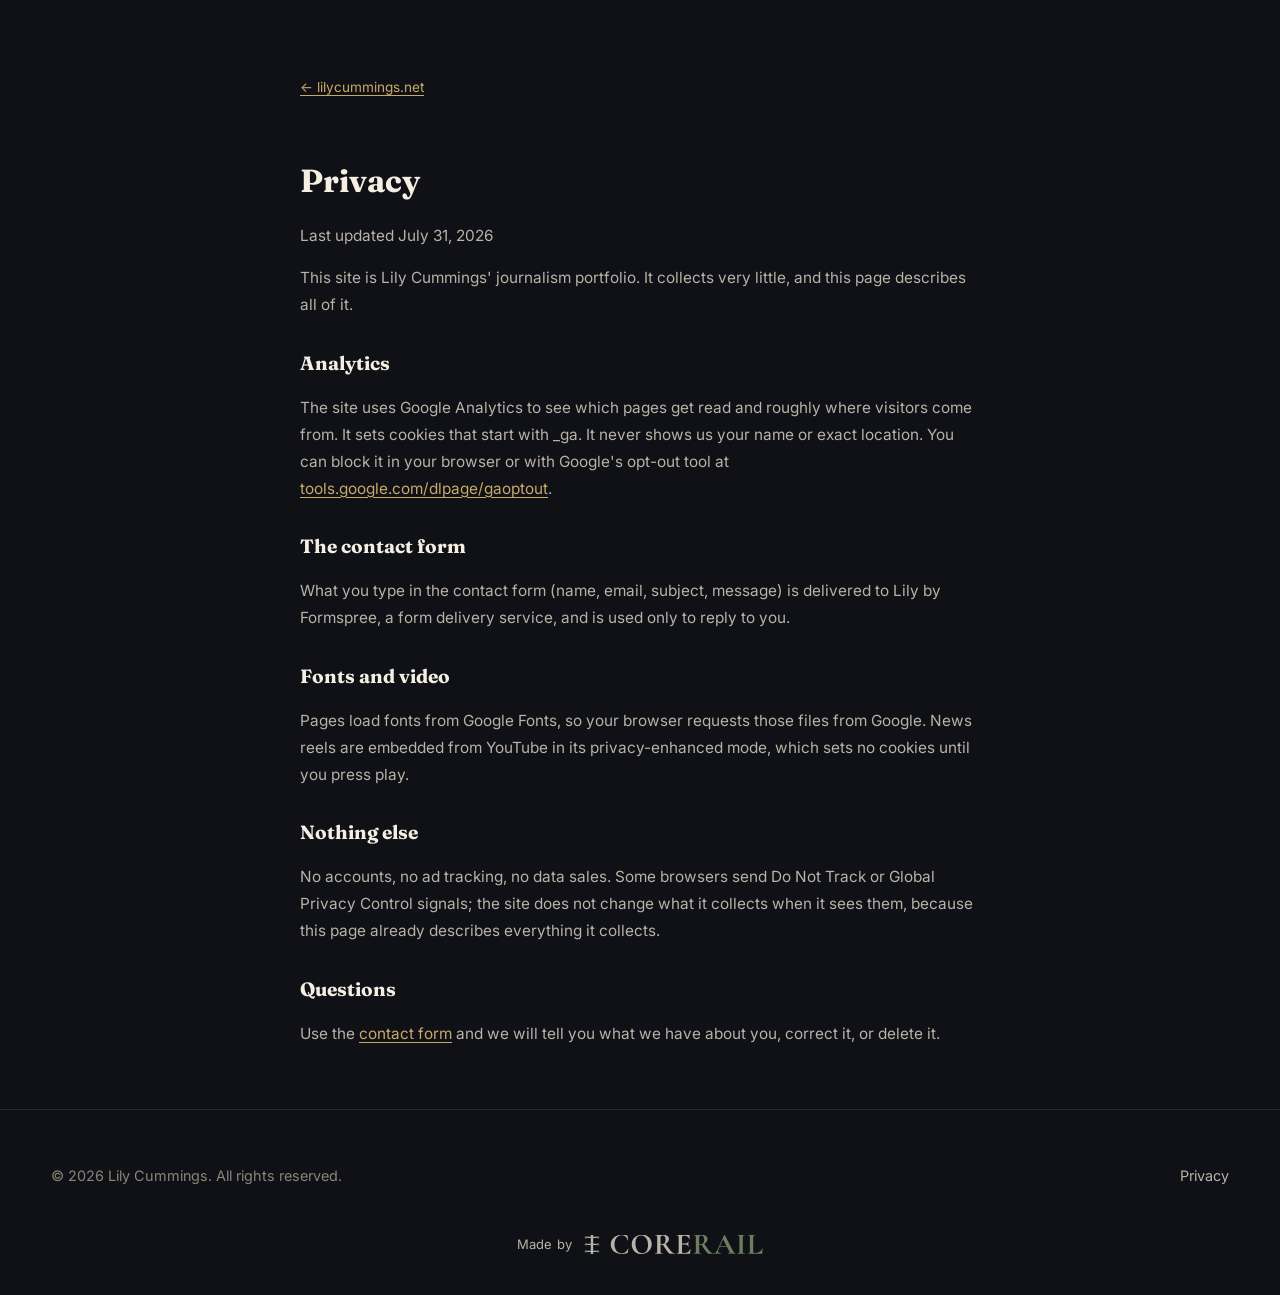
<file: privacy.html>
<!DOCTYPE html>
<html lang="en">
<head>
  <meta charset="UTF-8" />
  <meta name="viewport" content="width=device-width,initial-scale=1,viewport-fit=cover" />
  <title>Privacy | Lily Cummings</title>
  <meta name="description" content="What lilycummings.net collects and how to reach us about it." />
  <link rel="canonical" href="https://lilycummings.net/privacy" />

  <!-- Google Analytics (GA4) -->
  <script async src="https://www.googletagmanager.com/gtag/js?id=G-ZBFJQC0R68"></script>
  <script>
    window.dataLayer = window.dataLayer || [];
    function gtag(){dataLayer.push(arguments);}
    gtag('js', new Date());
    gtag('config', 'G-ZBFJQC0R68');
  </script>

  <link rel="preconnect" href="https://fonts.googleapis.com" />
  <link rel="preconnect" href="https://fonts.gstatic.com" crossorigin />
  <link href="https://fonts.googleapis.com/css2?family=Fraunces:opsz,wght@9..144,500;9..144,600&family=Inter:wght@400;500;600&display=swap" rel="stylesheet" />
  <link rel="stylesheet" href="/assets/css/styles.css" />

  <style>
    .legal-page { max-width: 720px; margin: 0 auto; padding: 4.5rem 1.25rem 3rem; }
    .legal-page h1 { font-family: "Fraunces", serif; font-size: 2rem; color: var(--ink); margin-bottom: .4rem; }
    .legal-updated { font-size: .85rem; color: var(--ink-muted); margin-bottom: 2rem; }
    .legal-page h2 { font-family: "Fraunces", serif; font-size: 1.2rem; color: var(--ink); margin: 1.8rem 0 .5rem; }
    .legal-page p { font-size: .96rem; line-height: 1.75; color: var(--ink-dim); margin-bottom: .8rem; }
    .legal-page a { color: var(--accent); text-decoration: underline; text-underline-offset: 3px; }
    .back-home { display: inline-block; font-size: .85rem; color: var(--ink-dim); margin-bottom: 2.2rem; text-decoration: none; }
    .back-home:hover, .back-home:focus-visible { color: var(--accent); }
  </style>
</head>
<body>
  <main class="legal-page">
    <a href="/" class="back-home">&larr; lilycummings.net</a>

    <h1>Privacy</h1>
    <p class="legal-updated">Last updated July 31, 2026</p>

    <p>This site is Lily Cummings' journalism portfolio. It collects very little, and this page describes all of it.</p>

    <h2>Analytics</h2>
    <p>The site uses Google Analytics to see which pages get read and roughly where visitors come from. It sets cookies that start with _ga. It never shows us your name or exact location. You can block it in your browser or with Google's opt-out tool at <a href="https://tools.google.com/dlpage/gaoptout" target="_blank" rel="noopener">tools.google.com/dlpage/gaoptout</a>.</p>

    <h2>The contact form</h2>
    <p>What you type in the contact form (name, email, subject, message) is delivered to Lily by Formspree, a form delivery service, and is used only to reply to you.</p>

    <h2>Fonts and video</h2>
    <p>Pages load fonts from Google Fonts, so your browser requests those files from Google. News reels are embedded from YouTube in its privacy-enhanced mode, which sets no cookies until you press play.</p>

    <h2>Nothing else</h2>
    <p>No accounts, no ad tracking, no data sales. Some browsers send Do Not Track or Global Privacy Control signals; the site does not change what it collects when it sees them, because this page already describes everything it collects.</p>

    <h2>Questions</h2>
    <p>Use the <a href="/#contact">contact form</a> and we will tell you what we have about you, correct it, or delete it.</p>
  </main>

  <footer class="footer">
    <div class="wrap footer__wrap">
      <p>&copy; <span id="year"></span> Lily Cummings. All rights reserved.</p>
      <p class="footer__meta"><a href="/privacy">Privacy</a></p>
    </div>
    <div class="corerail-credit"><a class="corerail-badge" href="https://creativecorerail.com" target="_blank" rel="noopener"><span class="corerail-badge__label">Made by</span><svg class="corerail-badge__art" viewBox="0 0 978.4 100" xmlns="http://www.w3.org/2000/svg" role="img" aria-label="CoreRail" focusable="false"><g transform="translate(0 -14) scale(1.06667)"><rect x="54" y="10" width="12" height="100" rx="2" fill="currentColor"/><rect x="30" y="22" width="60" height="6" rx="1.5" fill="currentColor"/><rect x="30" y="57" width="60" height="6" rx="1.5" fill="currentColor"/><rect x="30" y="92" width="60" height="6" rx="1.5" fill="currentColor"/><circle cx="30" cy="25" r="6" fill="#6B7F5E"/><circle cx="30" cy="60" r="6" fill="#6B7F5E"/><circle cx="30" cy="95" r="6" fill="#6B7F5E"/><circle cx="90" cy="25" r="6" fill="#6B7F5E"/><circle cx="90" cy="60" r="6" fill="#6B7F5E"/><circle cx="90" cy="95" r="6" fill="#6B7F5E"/></g><g transform="translate(156.3 0)"><g transform="translate(0 100) scale(0.16 -0.16)"><path fill="currentColor" d="M427 636Q457 636 489.5 633Q522 630 551 624Q580 618 600 609Q609 606 611.5 601.5Q614 597 615 586L628 447Q628 444 623 443Q618 442 616 446Q588 527 536.5 571Q485 615 411 615Q343 615 289.5 578.5Q236 542 205.5 475Q175 408 175 315Q175 245 193 188.5Q211 132 244 92Q277 52 322 30.5Q367 9 421 9Q492 9 538.5 47.5Q585 86 626 170Q628 173 632.5 172Q637 171 637 168L622 44Q621 32 618.5 28.5Q616 25 607 21Q559 4 511.5 -4Q464 -12 421 -12Q313 -12 229 28.5Q145 69 97 141.5Q49 214 49 308Q49 380 77.5 440.5Q106 501 157.5 544.5Q209 588 278 612Q347 636 427 636Z M1067 -12Q995 -12 936.5 13.5Q878 39 836.5 84Q795 129 772.5 187.5Q750 246 750 312Q750 393 781.5 454Q813 515 865 555.5Q917 596 979 616Q1041 636 1102 636Q1176 636 1234.5 609.5Q1293 583 1334 538Q1375 493 1396.5 436Q1418 379 1418 319Q1418 249 1390 189Q1362 129 1313.5 84Q1265 39 1201.5 13.5Q1138 -12 1067 -12ZM1100 13Q1156 13 1200 45Q1244 77 1269.5 139Q1295 201 1295 290Q1295 382 1267 454Q1239 526 1187 567.5Q1135 609 1062 609Q971 609 922 540Q873 471 873 349Q873 276 890 214.5Q907 153 937.5 107.5Q968 62 1009.5 37.5Q1051 13 1100 13Z M2017 0Q2002 0 1968.5 37.5Q1935 75 1888 146Q1841 217 1782 316L1874 344Q1954 223 2010.5 150Q2067 77 2111 44.5Q2155 12 2195 12Q2197 12 2197 6Q2197 0 2195 0Q2125 0 2081 0Q2037 0 2017 0ZM1802 628Q1894 628 1943.5 594.5Q1993 561 1993 501Q1993 442 1960 396.5Q1927 351 1875.5 326Q1824 301 1767 301Q1753 301 1738.5 301Q1724 301 1712 302V81Q1712 52 1717 37Q1722 22 1737 17Q1752 12 1783 12Q1785 12 1785 6Q1785 0 1783 0Q1757 0 1725 1Q1693 2 1655 2Q1619 2 1586.5 1Q1554 0 1528 0Q1525 0 1525 6Q1525 12 1528 12Q1559 12 1574 17Q1589 22 1594.5 37Q1600 52 1600 81V544Q1600 573 1595 587.5Q1590 602 1575 607.5Q1560 613 1529 613Q1527 613 1527 619Q1527 625 1529 625Q1555 625 1587 623.5Q1619 622 1655 622Q1688 622 1727.5 625Q1767 628 1802 628ZM1879 463Q1879 522 1867 553Q1855 584 1834 595.5Q1813 607 1786 607Q1746 607 1729 592Q1712 577 1712 542V330Q1726 328 1742 327Q1758 326 1770 326Q1829 326 1854 358.5Q1879 391 1879 463Z M2688 0H2246Q2243 0 2243 6Q2243 12 2246 12Q2277 12 2292 17Q2307 22 2312 37Q2317 52 2317 81V544Q2317 573 2312 587.5Q2307 602 2292 607.5Q2277 613 2246 613Q2243 613 2243 619Q2243 625 2246 625H2670Q2680 625 2680 616L2682 483Q2682 481 2677 480Q2672 479 2670 482Q2654 541 2616 568.5Q2578 596 2516 596H2486Q2466 596 2453 590.5Q2440 585 2434 573Q2428 561 2428 543V85Q2428 66 2433 53Q2438 40 2448 34Q2458 28 2474 28H2507Q2585 28 2632 60Q2679 92 2701 159Q2702 162 2707.5 160.5Q2713 159 2713 157Q2709 128 2706 88.5Q2703 49 2703 15Q2703 0 2688 0ZM2632 223Q2632 264 2601 287.5Q2570 311 2510 311H2375V339H2511Q2570 339 2600.5 359.5Q2631 380 2631 415Q2631 418 2636.5 418Q2642 418 2642 415Q2642 382 2641.5 363.5Q2641 345 2641 325Q2641 300 2642.5 276Q2644 252 2644 223Q2644 221 2638 221Q2632 221 2632 223Z"/><path fill="#6B7F5E" d="M3307 0Q3292 0 3258.5 37.5Q3225 75 3178 146Q3131 217 3072 316L3164 344Q3244 223 3300.5 150Q3357 77 3401 44.5Q3445 12 3485 12Q3487 12 3487 6Q3487 0 3485 0Q3415 0 3371 0Q3327 0 3307 0ZM3092 628Q3184 628 3233.5 594.5Q3283 561 3283 501Q3283 442 3250 396.5Q3217 351 3165.5 326Q3114 301 3057 301Q3043 301 3028.5 301Q3014 301 3002 302V81Q3002 52 3007 37Q3012 22 3027 17Q3042 12 3073 12Q3075 12 3075 6Q3075 0 3073 0Q3047 0 3015 1Q2983 2 2945 2Q2909 2 2876.5 1Q2844 0 2818 0Q2815 0 2815 6Q2815 12 2818 12Q2849 12 2864 17Q2879 22 2884.5 37Q2890 52 2890 81V544Q2890 573 2885 587.5Q2880 602 2865 607.5Q2850 613 2819 613Q2817 613 2817 619Q2817 625 2819 625Q2845 625 2877 623.5Q2909 622 2945 622Q2978 622 3017.5 625Q3057 628 3092 628ZM3169 463Q3169 522 3157 553Q3145 584 3124 595.5Q3103 607 3076 607Q3036 607 3019 592Q3002 577 3002 542V330Q3016 328 3032 327Q3048 326 3060 326Q3119 326 3144 358.5Q3169 391 3169 463Z M3666 229 3681 257H3969L3976 229ZM4212 12Q4217 12 4217 6Q4217 0 4212 0Q4182 0 4149.5 2Q4117 4 4087 4Q4053 4 4028 2Q4003 0 3972 0Q3968 0 3968 6Q3968 12 3972 12Q4013 12 4019.5 28.5Q4026 45 4001 94L3798 495L3847 581L3648 142Q3621 82 3647 47Q3673 12 3729 12Q3734 12 3734 6Q3734 0 3729 0Q3699 0 3674 2Q3649 4 3611 4Q3572 4 3548.5 2Q3525 0 3491 0Q3487 0 3487 6Q3487 12 3491 12Q3518 12 3537.5 23.5Q3557 35 3576.5 65.5Q3596 96 3621 152L3838 629Q3839 632 3847 632.5Q3855 633 3856 629L4106 137Q4130 90 4147.5 62.5Q4165 35 4180.5 23.5Q4196 12 4212 12Z M4458 81Q4458 52 4463 37Q4468 22 4483 17Q4498 12 4529 12Q4532 12 4532 6Q4532 0 4529 0Q4502.7 0 4471 1Q4439.3 2 4401 2Q4364.6 2 4332 1Q4299.5 0 4273 0Q4271 0 4271 6Q4271 12 4273.4 12Q4303.8 12 4319.4 17Q4335 22 4340.5 37Q4346 52 4346 81V544Q4346 573 4340.7 587.5Q4335.5 602 4319.6 607.5Q4303.8 613 4273 613Q4271 613 4271 619Q4271 625 4273 625Q4299.5 625 4332 623.5Q4364.6 622 4401 622Q4439.3 622 4471.6 623.5Q4503.8 625 4529 625Q4532 625 4532 619Q4532 613 4529 613Q4498.7 613 4483.5 607Q4468.4 601 4463.2 586Q4458 571 4458 542Z M4806 543V85Q4806 60.5 4810 48.2Q4814 36 4826.4 32Q4838.8 28 4863 28H4897Q4975 28 5032 70Q5089 112 5108 182Q5109 185 5114 184Q5119 183 5119 180Q5116 147 5113 100.7Q5110 54.3 5110 15Q5110 0 5094.6 0H4623Q4621 0 4621 6Q4621 12 4623 12Q4653.7 12 4669.1 17Q4684.5 22 4689.7 37Q4695 52 4695 81V544Q4695 573 4689.7 587.5Q4684.5 602 4669.1 607.5Q4653.7 613 4623 613Q4621 613 4621 619Q4621 625 4623 625Q4647 625 4680.3 623.5Q4713.6 622 4749.6 622Q4788 622 4820 623.5Q4852 625 4877 625Q4880 625 4880 619Q4880 613 4877 613Q4846.7 613 4831.5 607.5Q4816.4 602 4811.2 587Q4806 572 4806 543Z"/></g></g></svg></a></div>
  </footer>

  <script>
    document.getElementById('year').textContent = new Date().getFullYear();
  </script>
</body>
</html>
</file>
<file: assets/css/styles.css>
/* =========================================================
   Lily Cummings — lilycummings.creativecorerail.com
   Modern editorial refresh. Single-file, no build step.
   ========================================================= */

:root{
  --bg: #0f1116;
  --bg-elev: #15181f;
  --ink: #f5efe3;
  --ink-dim: #b9b2a6;
  --ink-muted: #8b8577;
  --accent: #c9a96a;          /* warm editorial gold */
  --accent-ink: #1a1410;
  --line: rgba(245,239,227,.12);
  --card: rgba(245,239,227,.04);
  --focus: #f5c96b;

  --f-serif: "Fraunces", "Times New Roman", Georgia, serif;
  --f-sans:  "Inter", system-ui, -apple-system, "Segoe UI", Roboto, Helvetica, Arial, sans-serif;

  --wrap: 1180px;
  --radius: 14px;
  --shadow-lg: 0 30px 60px -20px rgba(0,0,0,.55), 0 12px 24px -12px rgba(0,0,0,.5);

  --ease: cubic-bezier(.2,.7,.2,1);
}

@media (prefers-reduced-motion: reduce){
  *,*::before,*::after{ animation:none!important; transition:none!important; scroll-behavior:auto!important; }
}

*,*::before,*::after{ box-sizing:border-box; }
html{ scroll-behavior:smooth; scroll-padding-top:72px; }
body{
  margin:0; background:var(--bg); color:var(--ink);
  font-family:var(--f-sans); font-size:17px; line-height:1.65;
  -webkit-font-smoothing:antialiased; text-rendering:optimizeLegibility;
  overflow-x:hidden;
}
img{ max-width:100%; display:block; height:auto; }
a{ color:var(--ink); text-decoration:none; transition:color .2s var(--ease); }
a:hover{ color:var(--accent); }
a:focus-visible, button:focus-visible, input:focus-visible, textarea:focus-visible, summary:focus-visible{
  outline:2px solid var(--focus); outline-offset:3px; border-radius:4px;
}

.sr-only{ position:absolute!important; width:1px; height:1px; padding:0; margin:-1px; overflow:hidden; clip:rect(0 0 0 0); white-space:nowrap; border:0; }
.skip{
  position:absolute; left:12px; top:-40px; background:var(--accent); color:var(--accent-ink);
  padding:8px 14px; border-radius:6px; font-weight:600; z-index:1000; transition:top .2s var(--ease);
}
.skip:focus{ top:12px; }

.wrap{ width:min(var(--wrap), 92%); margin-inline:auto; }

/* -------- Typography -------- */
.display{
  font-family:var(--f-serif); font-weight:400;
  font-size:clamp(2.6rem, 6.5vw + .5rem, 6.25rem);
  line-height:1.03; letter-spacing:-.015em; margin:.2em 0 .3em;
  font-variation-settings:"opsz" 144;
}
.display em{ font-style:italic; color:var(--accent); font-weight:300; }

.h2{
  font-family:var(--f-serif); font-weight:500;
  font-size:clamp(2rem, 3.2vw + .5rem, 3.25rem);
  line-height:1.1; letter-spacing:-.01em; margin:.2em 0 .5em;
  font-variation-settings:"opsz" 110;
}

.eyebrow{
  font-size:.78rem; letter-spacing:.24em; text-transform:uppercase;
  color:var(--accent); font-weight:600; margin:0 0 .9rem;
}

.lede{ font-size:clamp(1.05rem, 1.2vw + .7rem, 1.3rem); color:var(--ink-dim); max-width:60ch; }

/* -------- Nav -------- */
.nav{
  position:fixed; inset:0 0 auto 0; z-index:50;
  backdrop-filter:saturate(140%) blur(14px);
  -webkit-backdrop-filter:saturate(140%) blur(14px);
  background:rgba(15,17,22,.55);
  border-bottom:1px solid transparent;
  transition:background .3s var(--ease), border-color .3s var(--ease);
}
.nav.is-scrolled{ background:rgba(15,17,22,.92); border-bottom-color:var(--line); }
.nav__wrap{ display:flex; align-items:center; justify-content:space-between; padding:14px 0; }
.brand{ display:flex; align-items:center; gap:.7rem; font-weight:600; }
.brand__mark{
  display:inline-grid; place-items:center; width:38px; height:38px; border-radius:10px;
  background:linear-gradient(140deg, var(--accent), #8a7240);
  color:var(--accent-ink); font-family:var(--f-serif); font-weight:700; letter-spacing:-.02em;
}
.brand__name{ font-family:var(--f-serif); font-size:1.05rem; letter-spacing:.01em; }

/* Stacked-caps wordmark logo (concept 3) */
.brand--stack{ flex-direction:column; align-items:center; gap:3px; }
.brand__stk{
  font-family:var(--f-serif); font-weight:500; font-size:.82rem;
  letter-spacing:.3em; text-indent:.3em; text-transform:uppercase;
  color:var(--ink); line-height:1;
}
.brand__sep{ width:4px; height:4px; border-radius:50%; background:var(--accent); }

.nav__links{
  list-style:none; display:flex; gap:1.6rem; align-items:center; margin:0; padding:0;
}
.nav__links a{ font-size:.95rem; color:var(--ink-dim); }
.nav__links a:hover{ color:var(--ink); }
.nav__toggle{
  display:none; background:transparent; border:0; padding:10px; cursor:pointer;
}
.hamburger, .hamburger::before, .hamburger::after{
  content:""; display:block; width:24px; height:2px; background:var(--ink); border-radius:2px;
  transition:transform .3s var(--ease), opacity .2s var(--ease);
}
.hamburger{ position:relative; }
.hamburger::before{ position:absolute; top:-7px; }
.hamburger::after{ position:absolute; top:7px; }
.nav__toggle[aria-expanded="true"] .hamburger{ background:transparent; }
.nav__toggle[aria-expanded="true"] .hamburger::before{ transform:translateY(7px) rotate(45deg); }
.nav__toggle[aria-expanded="true"] .hamburger::after{ transform:translateY(-7px) rotate(-45deg); }

/* -------- Buttons -------- */
.btn{
  display:inline-flex; align-items:center; justify-content:center; gap:.5rem;
  padding:.85rem 1.3rem; border-radius:999px; border:1px solid transparent;
  font-weight:600; font-size:.95rem; cursor:pointer; transition:all .2s var(--ease);
  letter-spacing:.01em;
}
.btn--primary{ background:var(--accent); color:var(--accent-ink); }
.btn--primary:hover{ background:#dcbb7a; color:var(--accent-ink); transform:translateY(-1px); }
.btn--ghost{ background:transparent; color:var(--ink); border-color:var(--line); }
.btn--ghost:hover{ background:rgba(245,239,227,.06); color:var(--ink); }

/* -------- Hero -------- */
.hero{
  position:relative; min-height:100svh; display:flex; align-items:flex-end;
  padding:120px 0 80px; overflow:hidden; isolation:isolate;
}
.hero__media{
  position:absolute; inset:0; z-index:-1;
  /* Push-down no longer needed — the full-res photo has its own headroom */
  --hero-drop: 0px;
  /* Navy fill kept as a fallback behind any exposed strip */
  background:linear-gradient(180deg, #10162b 0%, #1b2750 62%, #20305c 100%);
}
.hero__media img{
  width:100%; height:100%; object-fit:cover; object-position:center 12%;
  filter:contrast(1.04) saturate(1.05);
  transform:translateY(var(--hero-drop)) scale(1.04); transform-origin:center top;
  animation: kenburns 18s ease-out both;
  will-change:transform;
}
@media (min-width: 1200px){
  .hero__media img{ object-position:center 12%; }
}
@media (max-width: 700px){
  .hero__media{ --hero-drop: 0px; }
  .hero__media img{ object-position:center 7%; }
}
@media (prefers-reduced-motion: reduce){
  .hero__media img{ animation:none; transform:translateY(var(--hero-drop)) scale(1.04); }
}
@keyframes kenburns{
  from{ transform:translateY(var(--hero-drop)) scale(1.08); }
  to{   transform:translateY(var(--hero-drop)) scale(1.0); }
}
.hero__scrim{
  position:absolute; inset:0;
  background:
    /* Bottom darkening so headline + CTAs read crisp */
    linear-gradient(180deg,
      rgba(15,17,22,.35) 0%,
      rgba(15,17,22,.05) 22%,
      rgba(15,17,22,.05) 45%,
      rgba(15,17,22,.55) 75%,
      rgba(15,17,22,.96) 100%),
    /* Subtle left-side gradient pulls eye to the text block */
    linear-gradient(100deg,
      rgba(15,17,22,.55) 0%,
      rgba(15,17,22,0) 45%);
}
/* Soft vignette baked into the media layer, so it sits behind content */
.hero__media::after{
  content:""; position:absolute; inset:0; pointer-events:none;
  background:radial-gradient(120% 85% at 55% 45%, transparent 58%, rgba(15,17,22,.5) 100%);
}
.hero__content{ max-width:900px; animation:rise .9s var(--ease) both; }
.hero__cta{ display:flex; flex-wrap:wrap; gap:.8rem; margin-top:2rem; }
.hero__scroll{
  position:absolute; bottom:24px; left:50%; transform:translateX(-50%);
  color:var(--ink-dim); font-size:1.3rem; animation:bob 2.2s var(--ease) infinite;
}

@keyframes rise{ from{ opacity:0; transform:translateY(16px);} to{ opacity:1; transform:none; } }
@keyframes bob{ 0%,100%{ transform:translate(-50%,0);} 50%{ transform:translate(-50%,8px);} }

/* -------- Sections -------- */
.section{ padding:clamp(4rem, 10vw, 8rem) 0; border-top:1px solid var(--line); }
.section__intro{ max-width:62ch; color:var(--ink-dim); margin-bottom:2.5rem; }

.grid-2{ display:grid; grid-template-columns:1fr 1fr; gap:clamp(2rem, 6vw, 5rem); align-items:start; }

/* About */
.about__portrait{ position:sticky; top:100px; }
.about__portrait img{
  border-radius:var(--radius); box-shadow:var(--shadow-lg);
  aspect-ratio: 4/5; object-fit:cover;
}
.about__body p{ color:var(--ink-dim); }
.about__body p + p{ margin-top:1rem; }
.traits{ margin-top:1.6rem!important; font-family:var(--f-serif); font-style:italic; font-size:1.25rem; color:var(--ink); }
.traits span{ padding-right:.6rem; }

/* Reels */
.reels{
  display:grid; grid-template-columns:repeat(2,1fr); gap:2rem; margin-top:1rem;
}
.reel{
  background:var(--card); border:1px solid var(--line); border-radius:var(--radius);
  overflow:hidden; transition:transform .3s var(--ease), border-color .3s var(--ease);
}
.reel:hover{ transform:translateY(-3px); border-color:rgba(201,169,106,.5); }
.reel--wide{ grid-column:1 / -1; }
.reel__video{ position:relative; aspect-ratio:16/9; background:#000; }
.reel__video iframe{ position:absolute; inset:0; width:100%; height:100%; border:0; }
.reel__meta{ padding:1.25rem 1.4rem 1.5rem; }
.reel__date{ font-size:.78rem; letter-spacing:.2em; text-transform:uppercase; color:var(--accent); margin:0 0 .5rem; }
.reel__meta h3{ font-family:var(--f-serif); font-size:1.4rem; margin:0 0 .4rem; font-weight:500; }
.reel__meta p{ color:var(--ink-dim); margin:0; font-size:.95rem; }

/* Experience timeline */
.timeline{ list-style:none; padding:0; margin:2rem 0 0; counter-reset:step; }
.timeline__item{
  display:grid; grid-template-columns:220px 1fr; gap:2rem;
  padding:1.8rem 0; border-top:1px solid var(--line);
}
.timeline__item:last-child{ border-bottom:1px solid var(--line); }
.timeline__when{
  font-family:var(--f-serif); font-size:.95rem; color:var(--accent);
  letter-spacing:.02em; padding-top:.35rem;
}
.timeline__what h3{ font-family:var(--f-serif); font-weight:500; font-size:1.35rem; margin:0 0 .35rem; }
.timeline__what p{ color:var(--ink-dim); margin:0; }

.skills{ margin-top:3rem; border-top:1px solid var(--line); padding-top:1.5rem; }
.skills > summary{
  list-style:none; cursor:pointer; font-family:var(--f-serif); font-size:1.1rem;
  color:var(--ink); display:flex; justify-content:space-between; align-items:center;
}
.skills > summary::-webkit-details-marker{ display:none; }
.skills > summary::after{ content:"+"; font-size:1.5rem; color:var(--accent); transition:transform .3s var(--ease); }
.skills[open] > summary::after{ transform:rotate(45deg); }
.skills__grid{ display:grid; grid-template-columns:repeat(3,1fr); gap:1.5rem; margin-top:1.5rem; }
.skills__grid h4{ font-family:var(--f-serif); font-weight:500; margin:0 0 .3rem; color:var(--accent); font-size:.9rem; letter-spacing:.2em; text-transform:uppercase; }
.skills__grid p{ margin:0; color:var(--ink-dim); }

/* Awards */
.awards{ list-style:none; padding:0; margin:2rem 0 0; }
.awards li{
  display:grid; grid-template-columns:110px 1fr; gap:1.5rem; align-items:baseline;
  padding:1.1rem 0; border-top:1px solid var(--line);
}
.awards li:last-child{ border-bottom:1px solid var(--line); }
.awards__year{
  font-family:var(--f-serif); font-size:1.8rem; font-weight:400; color:var(--accent);
  line-height:1;
}
.awards__label{ color:var(--ink); }

/* Contact */
.contact__emails{ margin:1.5rem 0; font-family:var(--f-serif); font-size:1.15rem; }
.contact__emails a{ color:var(--ink); border-bottom:1px solid var(--accent); }
.contact__emails a:hover{ color:var(--accent); }
.socials{ list-style:none; padding:0; margin:2rem 0 0; display:flex; gap:1.2rem; flex-wrap:wrap; }
.socials a{
  display:inline-block; padding:.55rem 1rem; border:1px solid var(--line); border-radius:999px;
  color:var(--ink-dim); font-size:.9rem;
}
.socials a:hover{ color:var(--accent); border-color:var(--accent); }

.contact-form{
  background:var(--card); border:1px solid var(--line); border-radius:var(--radius);
  padding:2rem; display:grid; gap:1rem;
}
.field{ display:grid; gap:.35rem; }
.field label{ font-size:.85rem; letter-spacing:.1em; text-transform:uppercase; color:var(--ink-muted); }
.field input, .field textarea{
  background:var(--bg); color:var(--ink); border:1px solid var(--line);
  padding:.8rem 1rem; border-radius:8px; font:inherit; font-size:.98rem;
  transition:border-color .2s var(--ease);
}
.field input:focus, .field textarea:focus{ border-color:var(--accent); }
.field textarea{ resize:vertical; min-height:120px; }
.contact-form .btn{ justify-self:start; margin-top:.4rem; }

/* Footer */
.footer{ border-top:1px solid var(--line); padding:2.5rem 0; color:var(--ink-muted); font-size:.9rem; }
.footer__wrap{ display:flex; justify-content:space-between; align-items:center; gap:1rem; flex-wrap:wrap; }
.footer a{ color:var(--ink-dim); }

/* Reveal on scroll */
.reveal{ opacity:0; transform:translateY(20px); transition:opacity .8s var(--ease), transform .8s var(--ease); }
.reveal.is-in{ opacity:1; transform:none; }

/* -------- Responsive -------- */
@media (max-width: 900px){
  .grid-2{ grid-template-columns:1fr; }
  .about__portrait{ position:static; }
  .reels{ grid-template-columns:1fr; }
  .reel--wide{ grid-column:auto; }
  .timeline__item{ grid-template-columns:1fr; gap:.35rem; }
  .timeline__when{ padding-top:0; }
  .skills__grid{ grid-template-columns:1fr; }
  .awards li{ grid-template-columns:70px 1fr; gap:1rem; }
  .awards__year{ font-size:1.25rem; }

  .nav__toggle{ display:inline-flex; }
  .nav__links{
    position:fixed; top:66px; right:4%; left:4%;
    background:var(--bg-elev); border:1px solid var(--line); border-radius:var(--radius);
    padding:1rem 1.2rem; flex-direction:column; gap:.4rem; align-items:stretch;
    transform:translateY(-8px); opacity:0; pointer-events:none;
    transition:opacity .25s var(--ease), transform .25s var(--ease);
  }
  .nav__links.is-open{ opacity:1; transform:none; pointer-events:auto; }
  .nav__links li{ border-bottom:1px solid var(--line); }
  .nav__links li:last-child{ border-bottom:0; }
  .nav__links a{ display:block; padding:.8rem 0; }
  .nav__links .btn{ margin-top:.3rem; }
}

@media (max-width: 560px){
  .hero{ padding:110px 0 70px; min-height:92svh; }
  .contact-form{ padding:1.4rem; }
}

/* -------- Latest Work page -------- */
/* Solid nav on interior pages (no hero behind it) */
.nav--solid{ background:rgba(15,17,22,.92); border-bottom:1px solid var(--line); }

/* Interior page section clears the fixed nav */
.section--page{ padding-top:clamp(7rem, 12vh, 9rem); border-top:0; }

.stories{
  display:grid; grid-template-columns:repeat(2, 1fr); gap:1.5rem; margin-top:2.6rem;
}
.story{
  display:flex; flex-direction:column;
  background:var(--card); border:1px solid var(--line); border-radius:var(--radius);
  padding:1.6rem 1.7rem;
  transition:transform .3s var(--ease), border-color .3s var(--ease);
}
.story:hover{ transform:translateY(-3px); border-color:rgba(201,169,106,.5); }
.story--feature{ grid-column:1 / -1; }

.story__meta{
  display:flex; align-items:center; gap:.7rem; flex-wrap:wrap;
  font-size:.72rem; letter-spacing:.16em; text-transform:uppercase; margin-bottom:.9rem;
}
.story__source{
  display:inline-flex; align-items:center; padding:.22rem .65rem;
  border:1px solid var(--line); border-radius:999px; color:var(--accent); letter-spacing:.12em;
}
.story__date{ color:var(--ink-muted); }

.story h3{
  font-family:var(--f-serif); font-weight:500; line-height:1.22; margin:0 0 .65rem;
  font-size:1.35rem;
}
.story--feature h3{ font-size:clamp(1.6rem, 2.4vw + .5rem, 2.25rem); }
.story h3 a{ color:var(--ink); }
.story h3 a:hover{ color:var(--accent); }
.story p{ color:var(--ink-dim); margin:0 0 1.3rem; font-size:.97rem; }
.story--feature p{ max-width:70ch; font-size:1.05rem; }

.story__link{ margin-top:auto; align-self:flex-start; font-size:.9rem; font-weight:600; color:var(--accent); letter-spacing:.02em; }
.story__link:hover{ color:var(--ink); }

.stories-foot{ margin-top:2.6rem; color:var(--ink-muted); font-size:.92rem; }
.stories-foot a{ color:var(--ink-dim); border-bottom:1px solid var(--accent); }
.stories-foot a:hover{ color:var(--accent); }

@media (max-width: 900px){
  .stories{ grid-template-columns:1fr; }
}

/* Résumé download button in Experience */
.exp-actions{ margin:.4rem 0 2.4rem; }

/* Made by CoreRail credit ---------------------------------------------- */
.corerail-credit {
  grid-column: 1 / -1;
  width: 100%;
  display: flex;
  justify-content: center;
  margin-top: 2rem;
}
.corerail-badge {
  display: inline-flex;
  align-items: center;
  gap: 0.55em;
  text-decoration: none;
  color: inherit;
}
.corerail-badge:hover .corerail-badge__label,
.corerail-badge:focus-visible .corerail-badge__label {
  text-decoration: underline;
  text-underline-offset: 3px;
}
.corerail-badge__label {
  font-size: 0.8125rem;
  letter-spacing: 0.01em;
  white-space: nowrap;
}
.corerail-badge__art {
  height: 1.3em;
  width: auto;
  flex-shrink: 0;
  display: block;
}

.corerail-credit [fill="#6B7F5E"] { fill: var(--corerail-sage, #6B7F5E); }
/* ---------------------------------------------------------------------- */
</file>
